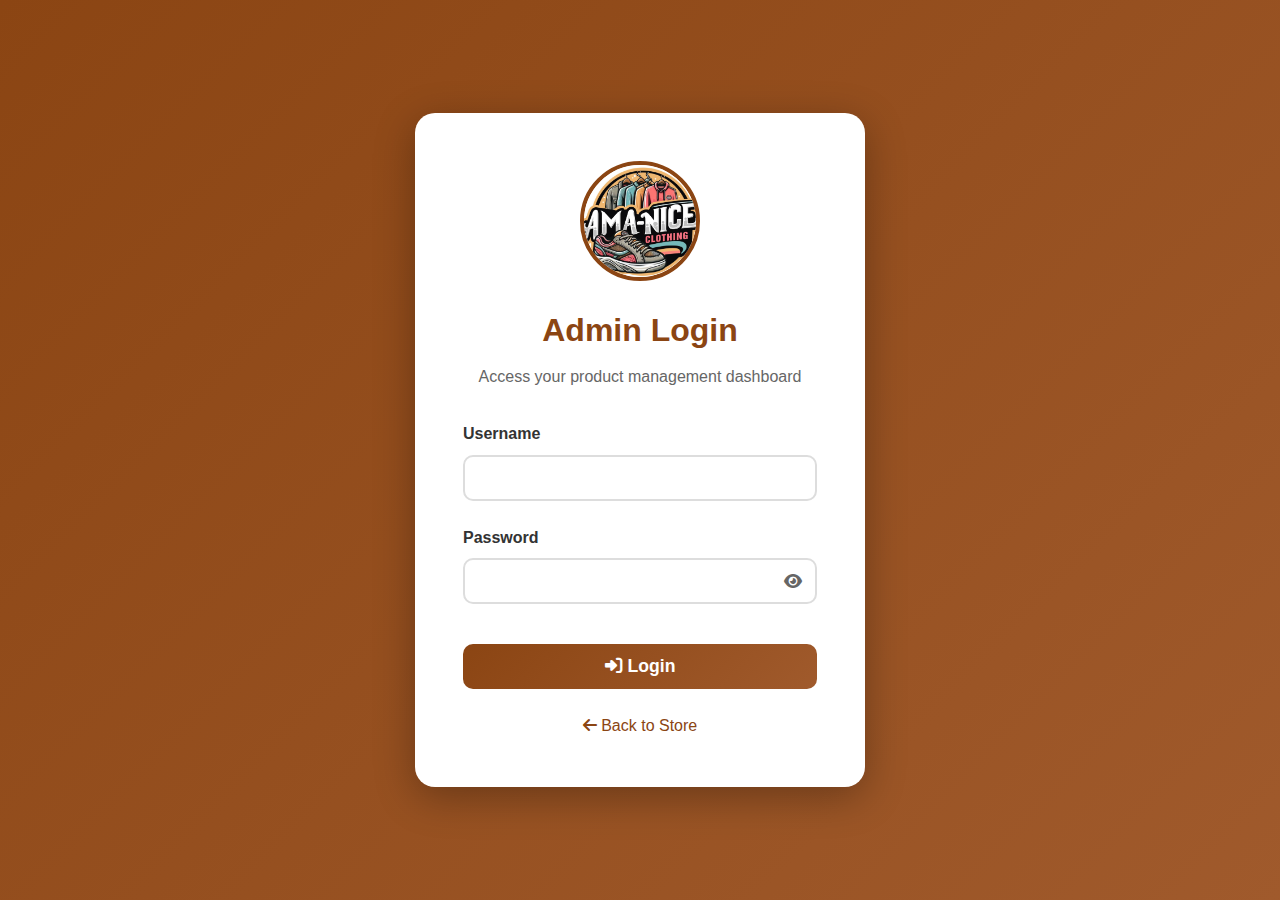
<file: admin.html>
<!DOCTYPE html>
<html lang="en">
<head>
    <meta charset="UTF-8">
    <meta name="viewport" content="width=device-width, initial-scale=1.0">
    <title>Admin Dashboard - AMA-NICE CLOTHING</title>
    <link rel="icon" type="image/x-icon" href="/favicon.ico">
    <link rel="icon" type="image/png" sizes="16x16" href="/favicon-16x16.png">
    <link rel="icon" type="image/png" sizes="32x32" href="/favicon-32x32.png">
    <link rel="apple-touch-icon" sizes="180x180" href="/apple-touch-icon.png">
    <link rel="manifest" href="/site.webmanifest">
    <link rel="stylesheet" href="https://cdnjs.cloudflare.com/ajax/libs/font-awesome/6.4.0/css/all.min.css">
    <link rel="stylesheet" href="css/style.css">
    <style>
        * {
            margin: 0;
            padding: 0;
            box-sizing: border-box;
        }

        :root {
            --accent: #8B4513;
            --accent-dark: #a05a2c;
            --white: #FFFFFF;
            --cream: #FFF8F0;
            --dark: #333333;
            --silver: #C0C0C0;
            --shadow: 0 4px 12px rgba(0,0,0,0.1);
            --radius: 12px;
        }

        body {
            font-family: 'Segoe UI', Tahoma, Geneva, Verdana, sans-serif;
            background-color: var(--cream);
            color: var(--dark);
            line-height: 1.6;
        }

        .admin-header {
            background: linear-gradient(135deg, var(--white) 0%, var(--silver) 100%);
            padding: 1rem 2rem;
            box-shadow: var(--shadow);
            display: flex;
            justify-content: space-between;
            align-items: center;
            position: sticky;
            top: 0;
            z-index: 100;
            flex-wrap: wrap;
            gap: 1rem;
        }

        .admin-header h1 {
            color: var(--accent);
            font-size: 1.5rem;
            margin: 0;
            flex: 1;
            min-width: 0;
            overflow: hidden;
            text-overflow: ellipsis;
            white-space: nowrap;
        }

        .header-actions {
            display: flex;
            gap: 0.75rem;
            align-items: center;
            flex-wrap: wrap;
        }

        .btn {
            padding: 0.5rem 1rem;
            border: none;
            border-radius: var(--radius);
            cursor: pointer;
            font-weight: bold;
            transition: transform 0.3s;
            text-decoration: none;
            display: inline-block;
        }

        .btn:hover {
            transform: translateY(-2px);
        }

        .btn-primary {
            background: var(--accent);
            color: white;
        }

        .btn-secondary {
            background: var(--silver);
            color: var(--dark);
        }

        .btn-danger {
            background: #ff4444;
            color: white;
        }

        .container {
            max-width: 1400px;
            margin: 0 auto;
            padding: 2rem;
        }

        @media (max-width: 768px) {
            .container {
                padding: 1rem;
            }
        }

        .admin-grid {
            display: grid;
            grid-template-columns: 1fr 2fr;
            gap: 2rem;
            margin-bottom: 2rem;
        }

        @media (max-width: 1024px) {
            .admin-grid {
                grid-template-columns: 1fr;
            }
        }

        .form-section, .products-section {
            background: var(--white);
            padding: 2rem;
            border-radius: var(--radius);
            box-shadow: var(--shadow);
        }

        .section-title {
            color: var(--accent);
            margin-bottom: 1.5rem;
            font-size: 1.5rem;
            border-bottom: 2px solid var(--accent);
            padding-bottom: 0.5rem;
        }

        .form-group {
            margin-bottom: 1.5rem;
        }

        .form-group label {
            display: block;
            margin-bottom: 0.5rem;
            color: var(--dark);
            font-weight: 600;
        }

        .form-group input,
        .form-group select,
        .form-group textarea {
            width: 100%;
            padding: 0.75rem;
            border: 2px solid var(--silver);
            border-radius: var(--radius);
            font-size: 1rem;
        }

        .form-group input:focus,
        .form-group select:focus,
        .form-group textarea:focus {
            outline: none;
            border-color: var(--accent);
        }

        .form-group small {
            color: #666;
            font-size: 0.9rem;
        }

        .image-preview-container {
            position: relative;
            display: inline-block;
            margin-top: 1rem;
            width: 100%;
        }

        .image-preview {
            max-width: 100%;
            max-height: 300px;
            border-radius: var(--radius);
            border: 2px dashed var(--silver);
            display: none;
            width: 100%;
            height: auto;
            object-fit: contain;
        }

        .image-preview.show {
            display: block;
        }

        .image-preview-remove {
            position: absolute;
            top: 10px;
            right: 10px;
            background: rgba(255, 68, 68, 0.9);
            color: white;
            border: none;
            border-radius: 50%;
            width: 36px;
            height: 36px;
            font-size: 1.2rem;
            cursor: pointer;
            display: none;
            align-items: center;
            justify-content: center;
            box-shadow: 0 2px 8px rgba(0,0,0,0.3);
            transition: all 0.3s ease;
            z-index: 10;
        }

        .image-preview-remove:hover {
            background: rgba(255, 68, 68, 1);
            transform: scale(1.1);
        }

        .image-preview-remove:active {
            transform: scale(0.95);
        }

        .image-preview.show ~ .image-preview-remove,
        .image-preview-container:has(.image-preview.show) .image-preview-remove {
            display: flex;
        }

        .stock-management {
            display: grid;
            grid-template-columns: 1fr 1fr;
            gap: 1rem;
            margin-top: 1rem;
        }

        .stock-item {
            display: flex;
            justify-content: space-between;
            align-items: center;
            padding: 1rem 1.25rem;
            background: linear-gradient(135deg, var(--cream) 0%, #ffffff 100%);
            border-radius: var(--radius);
            margin-bottom: 0.75rem;
            border: 2px solid var(--silver);
            box-shadow: 0 2px 8px rgba(0,0,0,0.08);
            transition: all 0.3s ease;
        }

        .stock-item:hover {
            transform: translateY(-2px);
            box-shadow: 0 4px 12px rgba(0,0,0,0.12);
            border-color: var(--accent);
        }

        .stock-item span {
            font-weight: 600;
            color: var(--dark);
            font-size: 1rem;
            display: flex;
            align-items: center;
            gap: 0.5rem;
        }

        .stock-item span::before {
            content: '📦';
            font-size: 1.2rem;
        }

        .stock-controls {
            display: flex;
            gap: 0.75rem;
            align-items: center;
            flex-shrink: 0;
            min-width: fit-content;
        }

        .stock-controls button {
            padding: 0.75rem 1.25rem;
            border: none;
            border-radius: 10px;
            cursor: pointer;
            font-weight: bold;
            font-size: 1.5rem;
            min-width: 50px;
            width: 50px;
            height: 50px;
            display: flex;
            align-items: center;
            justify-content: center;
            transition: all 0.2s ease;
            box-shadow: 0 2px 8px rgba(0,0,0,0.2);
            touch-action: manipulation;
            flex-shrink: 0;
            position: relative;
        }

        .stock-controls button:hover {
            transform: scale(1.05);
            box-shadow: 0 4px 10px rgba(0,0,0,0.25);
        }

        .stock-controls button:active {
            transform: scale(0.98);
            box-shadow: 0 1px 4px rgba(0,0,0,0.2);
        }

        .stock-controls button:disabled {
            opacity: 0.6;
            cursor: not-allowed;
            transform: none;
        }

        .stock-controls .btn-increment {
            background: linear-gradient(135deg, #25A525 0%, #1d7a1d 100%);
            color: white;
        }

        .stock-controls .btn-increment:hover {
            background: linear-gradient(135deg, #1d7a1d 0%, #25A525 100%);
        }

        .stock-controls .btn-decrement {
            background: linear-gradient(135deg, #ff4444 0%, #cc0000 100%);
            color: white;
        }

        .stock-controls .btn-decrement:hover {
            background: linear-gradient(135deg, #cc0000 0%, #ff4444 100%);
        }

        .products-list {
            max-height: 600px;
            overflow-y: auto;
        }

        .product-item {
            background: var(--cream);
            padding: 1rem;
            border-radius: var(--radius);
            margin-bottom: 1rem;
            border-left: 4px solid var(--accent);
            position: relative;
            transition: transform 0.2s ease, box-shadow 0.2s ease;
        }

        .product-item-number {
            position: absolute;
            top: 0.5rem;
            left: 0.5rem;
            background: var(--accent);
            color: white;
            width: 28px;
            height: 28px;
            border-radius: 50%;
            display: flex;
            align-items: center;
            justify-content: center;
            font-weight: bold;
            font-size: 0.85rem;
            z-index: 1;
            box-shadow: 0 2px 4px rgba(0,0,0,0.2);
        }

        .stock-quantity-display {
            font-weight: 600;
            transition: color 0.3s ease;
        }

        .shoe-stock-quantity {
            font-weight: 600;
            transition: color 0.3s ease;
        }

        .product-item-header {
            display: flex;
            justify-content: space-between;
            align-items: start;
            margin-bottom: 1rem;
        }

        .product-item-info {
            flex: 1;
        }

        .product-item-image {
            width: 100px;
            height: 100px;
            object-fit: cover;
            border-radius: var(--radius);
            margin-right: 1rem;
        }

        .product-item-actions {
            display: flex;
            gap: 0.5rem;
        }

        .product-item-actions button {
            padding: 0.5rem;
            border: none;
            border-radius: 5px;
            cursor: pointer;
            font-size: 0.9rem;
        }

        .btn-edit {
            background: #4285F4;
            color: white;
        }

        .btn-delete {
            background: #ff4444;
            color: white;
        }

        .modal {
            display: none;
            position: fixed;
            top: 0;
            left: 0;
            width: 100%;
            height: 100%;
            background: rgba(0,0,0,0.7);
            z-index: 1000;
            justify-content: center;
            align-items: center;
        }

        .modal.active {
            display: flex;
        }

        .modal-content {
            background: white;
            padding: 2rem;
            border-radius: var(--radius);
            max-width: 600px;
            width: 90%;
            max-height: 90vh;
            overflow-y: auto;
        }

        .modal-header {
            display: flex;
            justify-content: space-between;
            align-items: center;
            margin-bottom: 1.5rem;
        }

        .modal-header h3 {
            color: var(--accent);
        }

        .close-modal {
            background: none;
            border: none;
            font-size: 1.5rem;
            cursor: pointer;
            color: var(--dark);
        }

        .stock-list {
            margin-top: 1rem;
        }

        .stock-entry {
            display: flex;
            justify-content: space-between;
            align-items: center;
            padding: 1rem 1.25rem;
            background: linear-gradient(135deg, #ffffff 0%, var(--cream) 100%);
            border-radius: var(--radius);
            margin-bottom: 0.75rem;
            border: 2px solid var(--silver);
            box-shadow: 0 2px 8px rgba(0,0,0,0.08);
            transition: all 0.3s ease;
        }

        .stock-entry:hover {
            transform: translateY(-2px);
            box-shadow: 0 4px 12px rgba(0,0,0,0.12);
            border-color: var(--accent);
        }

        .stock-entry span {
            font-weight: 600;
            color: var(--dark);
            font-size: 0.95rem;
        }

        .alert {
            padding: 1rem;
            border-radius: var(--radius);
            margin-bottom: 1rem;
            display: none;
        }

        .alert.show {
            display: block;
        }

        .alert-success {
            background: #d4edda;
            color: #155724;
            border: 1px solid #c3e6cb;
        }

        .alert-error {
            background: #f8d7da;
            color: #721c24;
            border: 1px solid #f5c6cb;
        }

        .shoes-brand-section {
            margin-top: 1rem;
            padding: 1rem;
            background: var(--cream);
            border-radius: var(--radius);
            display: none;
        }

        .shoes-brand-section.show {
            display: block;
        }

        .brand-stock-item {
            display: flex;
            justify-content: space-between;
            align-items: center;
            padding: 1rem 1.25rem;
            background: linear-gradient(135deg, #ffffff 0%, var(--cream) 100%);
            border-radius: var(--radius);
            margin-bottom: 0.75rem;
            border: 2px solid var(--silver);
            box-shadow: 0 2px 8px rgba(0,0,0,0.08);
            transition: all 0.3s ease;
        }

        .brand-stock-item:hover {
            transform: translateY(-2px);
            box-shadow: 0 4px 12px rgba(0,0,0,0.12);
            border-color: var(--accent);
        }

        .brand-stock-item span {
            font-weight: 600;
            color: var(--dark);
            font-size: 0.95rem;
        }

        .filter-section {
            background: var(--cream);
            padding: 1.5rem;
            border-radius: var(--radius);
            box-shadow: var(--shadow);
        }

        .filter-section label {
            font-size: 0.9rem;
            margin-bottom: 0.25rem;
        }

        .filter-section input[type="checkbox"] {
            width: auto;
            margin: 0;
            cursor: pointer;
        }

        .filter-section input[type="text"] {
            width: 100%;
            padding: 0.75rem;
            font-size: 1rem;
            border: 2px solid var(--silver);
            border-radius: var(--radius);
        }

        .filter-section input[type="text"]:focus {
            outline: none;
            border-color: var(--accent);
        }

        .product-count-display {
            color: var(--accent);
            font-weight: 700;
            font-size: 1.1rem;
            padding: 0.75rem 1rem;
            background: linear-gradient(135deg, var(--cream) 0%, #ffffff 100%);
            border-radius: var(--radius);
            border: 2px solid var(--accent);
            display: inline-flex;
            align-items: center;
            gap: 0.5rem;
            box-shadow: 0 2px 6px rgba(139, 69, 19, 0.15);
        }

        .product-count-display::before {
            content: '📊';
            font-size: 1.2rem;
        }

        .stock-count-display {
            color: var(--accent);
            font-weight: 700;
            font-size: 1.1rem;
            padding: 0.75rem 1rem;
            background: linear-gradient(135deg, var(--cream) 0%, #ffffff 100%);
            border-radius: var(--radius);
            border: 2px solid var(--accent);
            display: inline-flex;
            align-items: center;
            gap: 0.5rem;
            box-shadow: 0 2px 6px rgba(139, 69, 19, 0.15);
        }

        .stock-count-display::before {
            content: '📦';
            font-size: 1.2rem;
        }

        /* Upload Progress Styles */
        .upload-progress-container {
            display: none;
            margin-top: 1.5rem;
            padding: 1.5rem;
            background: linear-gradient(135deg, var(--cream) 0%, #ffffff 100%);
            border-radius: var(--radius);
            border: 2px solid var(--accent);
            box-shadow: 0 4px 12px rgba(139, 69, 19, 0.2);
        }

        .upload-progress-container.active {
            display: block;
            animation: slideDown 0.3s ease-out;
        }

        @keyframes slideDown {
            from {
                opacity: 0;
                transform: translateY(-10px);
            }
            to {
                opacity: 1;
                transform: translateY(0);
            }
        }

        .upload-progress-header {
            display: flex;
            justify-content: space-between;
            align-items: center;
            margin-bottom: 1rem;
        }

        .upload-progress-header h4 {
            color: var(--accent);
            font-size: 1.1rem;
            display: flex;
            align-items: center;
            gap: 0.5rem;
        }

        .upload-progress-header h4 i {
            animation: spin 1s linear infinite;
        }

        .upload-progress-bar-wrapper {
            width: 100%;
            height: 24px;
            background: var(--silver);
            border-radius: 12px;
            overflow: hidden;
            position: relative;
            box-shadow: inset 0 2px 4px rgba(0,0,0,0.1);
            margin-bottom: 0.75rem;
        }

        .upload-progress-bar {
            height: 100%;
            background: linear-gradient(90deg, var(--accent) 0%, var(--accent-dark) 50%, var(--accent) 100%);
            background-size: 200% 100%;
            border-radius: 12px;
            transition: width 0.3s ease;
            position: relative;
            animation: progressShine 2s linear infinite;
            box-shadow: 0 2px 8px rgba(139, 69, 19, 0.4);
        }

        @keyframes progressShine {
            0% {
                background-position: 200% 0;
            }
            100% {
                background-position: -200% 0;
            }
        }

        .upload-progress-bar::after {
            content: '';
            position: absolute;
            top: 0;
            left: 0;
            right: 0;
            bottom: 0;
            background: linear-gradient(90deg, transparent, rgba(255,255,255,0.3), transparent);
            animation: shimmer 1.5s infinite;
        }

        @keyframes shimmer {
            0% {
                transform: translateX(-100%);
            }
            100% {
                transform: translateX(100%);
            }
        }

        .upload-progress-percentage {
            text-align: center;
            font-size: 1.5rem;
            font-weight: 700;
            color: var(--accent);
            margin-bottom: 0.5rem;
            text-shadow: 0 2px 4px rgba(0,0,0,0.1);
        }

        .upload-progress-status {
            text-align: center;
            color: var(--dark);
            font-size: 0.9rem;
            font-weight: 600;
        }

        .upload-progress-status i {
            margin-right: 0.5rem;
        }

        .upload-progress-status.uploading {
            color: var(--accent);
        }

        .upload-progress-status.saving {
            color: #4285F4;
        }

        .upload-progress-status.complete {
            color: #25A525;
        }

        /* Loading Overlay */
        .upload-loading-overlay {
            display: none;
            position: fixed;
            top: 0;
            left: 0;
            width: 100%;
            height: 100%;
            background: rgba(0,0,0,0.7);
            z-index: 2000;
            justify-content: center;
            align-items: center;
            backdrop-filter: blur(4px);
        }

        .upload-loading-overlay.active {
            display: flex;
        }

        .upload-loading-content {
            background: white;
            padding: 2.5rem;
            border-radius: var(--radius-lg);
            box-shadow: 0 8px 32px rgba(0,0,0,0.3);
            text-align: center;
            max-width: 400px;
            width: 90%;
        }

        .upload-loading-spinner {
            width: 60px;
            height: 60px;
            border: 5px solid var(--silver);
            border-top: 5px solid var(--accent);
            border-radius: 50%;
            animation: spin 1s linear infinite;
            margin: 0 auto 1.5rem;
        }

        .upload-loading-content h3 {
            color: var(--accent);
            margin-bottom: 1rem;
            font-size: 1.3rem;
        }

        .upload-loading-content p {
            color: var(--dark);
            font-size: 1rem;
            margin-bottom: 0.5rem;
        }

        .upload-loading-percentage {
            font-size: 2rem;
            font-weight: 700;
            color: var(--accent);
            margin: 1rem 0;
        }

        @media (max-width: 768px) {
            .admin-header {
                padding: 0.75rem 1rem;
            }

            .admin-header h1 {
                font-size: 1.2rem;
                flex-basis: 100%;
                text-align: center;
            }

            .header-actions {
                width: 100%;
                justify-content: center;
                gap: 0.5rem;
            }

            .header-actions .btn {
                padding: 0.625rem 1rem;
                font-size: 0.9rem;
                flex: 1;
                min-width: 120px;
                max-width: 200px;
            }

            .tab-buttons-container button {
                min-width: 100% !important;
                width: 100% !important;
            }

            .filter-section > div:first-child {
                grid-template-columns: 1fr !important;
            }

            .filter-section > div:last-child {
                flex-direction: column;
                gap: 1rem;
                align-items: flex-start !important;
            }

            .stock-management {
                grid-template-columns: 1fr;
            }

            .stock-controls button {
                min-width: 56px;
                width: 56px;
                height: 56px;
                font-size: 1.75rem;
                padding: 0.875rem 1.5rem;
            }

            .search-input {
                width: 100% !important;
                min-width: 0 !important;
            }

            .search-btn-text {
                display: inline;
            }

            .stock-item {
                padding: 1rem;
                flex-direction: column;
                gap: 1rem;
                align-items: stretch;
            }

            .stock-item span {
                text-align: center;
            }

            .stock-controls {
                justify-content: center;
                width: 100%;
            }

            .stock-entry {
                flex-direction: column;
                gap: 1rem;
                padding: 1rem;
            }

            .stock-entry .stock-controls {
                justify-content: center;
            }

            .brand-stock-item {
                flex-direction: column;
                gap: 1rem;
                padding: 1rem;
            }

            .brand-stock-item button {
                width: 100%;
            }

            .upload-progress-container {
                padding: 1rem;
            }

            .upload-progress-percentage {
                font-size: 1.25rem;
            }

            .form-section, .products-section {
                padding: 1.5rem;
            }

            .section-title {
                font-size: 1.25rem;
            }

            .btn {
                padding: 0.875rem 1.25rem;
                font-size: 1rem;
                min-height: 48px;
            }

            .product-item {
                padding: 1rem;
            }

            .product-item-header {
                flex-direction: column;
                gap: 1rem;
            }

            .product-item-image {
                width: 100%;
                height: auto;
                max-height: 200px;
                margin-right: 0;
            }

            .product-item-actions {
                width: 100%;
                justify-content: stretch;
            }

            .product-item-actions button {
                flex: 1;
                padding: 0.75rem;
                font-size: 0.9rem;
            }

            .modal-content {
                padding: 1.5rem;
                width: 95%;
                margin: 1rem;
            }

            .image-preview-remove {
                width: 40px;
                height: 40px;
                font-size: 1.3rem;
                top: 5px;
                right: 5px;
            }

            .search-input {
                width: 100% !important;
                min-width: 0 !important;
                padding: 0.75rem !important;
                font-size: 1rem !important;
            }

            .search-btn {
                min-width: auto !important;
                padding: 0.75rem 1rem !important;
            }

            .search-btn-text {
                display: none;
            }

            .product-count-display {
                font-size: 0.95rem;
                padding: 0.625rem 0.875rem;
                width: 100%;
                justify-content: center;
                text-align: center;
            }

            .stock-count-display {
                font-size: 0.95rem;
                padding: 0.625rem 0.875rem;
                width: 100%;
                justify-content: center;
                text-align: center;
            }
        }

        @media (max-width: 480px) {
            .admin-header h1 {
                font-size: 1rem;
            }

            .header-actions .btn {
                font-size: 0.85rem;
                padding: 0.5rem 0.75rem;
            }

            .container {
                padding: 0.75rem;
            }

            .form-section, .products-section {
                padding: 1rem;
            }

            .stock-controls button {
                min-width: 60px;
                width: 60px;
                height: 60px;
                font-size: 2rem;
            }

            .search-btn-text {
                display: none;
            }

            .product-count-display {
                font-size: 0.9rem;
                padding: 0.5rem 0.75rem;
            }

            .stock-count-display {
                font-size: 0.9rem;
                padding: 0.5rem 0.75rem;
            }

            .btn {
                padding: 1rem 1.5rem;
                font-size: 1.1rem;
                min-height: 52px;
            }

            /* Tab buttons mobile optimization */
            .tab-buttons-container {
                flex-direction: column !important;
            }

            .tab-buttons-container button {
                width: 100% !important;
                min-width: 100% !important;
                margin-bottom: 0.5rem;
            }
        }
    </style>
</head>
<body>
    <!-- Check if logged in -->
    <script>
        if (sessionStorage.getItem('adminLoggedIn') !== 'true') {
            window.location.href = 'login.html';
        }
    </script>

    <div class="admin-header">
        <h1><i class="fas fa-user-shield"></i> Admin Dashboard</h1>
        <div class="header-actions">
            <a href="index.html" class="btn btn-secondary">
                <i class="fas fa-store"></i> Back to Store
            </a>
            <button class="btn btn-danger" onclick="logout()">
                <i class="fas fa-sign-out-alt"></i> Logout
            </button>
        </div>
    </div>

    <div class="container">
        <div id="alertContainer"></div>

        <!-- Tabs for different product types -->
        <div style="margin-bottom: 2rem; background: white; padding: 1rem; border-radius: var(--radius); box-shadow: var(--shadow);">
            <div class="tab-buttons-container" style="display: flex; gap: 1rem; flex-wrap: wrap;">
                <button class="btn btn-primary" id="tabRegular" onclick="switchTab('regular')" style="flex: 1; min-width: 150px;">
                    <i class="fas fa-tshirt"></i> Regular Products
                </button>
                <button class="btn btn-secondary" id="tabSneakers" onclick="switchTab('sneakers')" style="flex: 1; min-width: 150px;">
                    <i class="fas fa-shoe-prints"></i> Add Sneakers
                </button>
                <button class="btn btn-secondary" id="tabKidsPacks" onclick="switchTab('kidspacks')" style="flex: 1; min-width: 150px;">
                    <i class="fas fa-gift"></i> Add Kids Packs
                </button>
                <button class="btn btn-secondary" id="tabRecentlyAdded" onclick="switchTab('recently-added')" style="flex: 1; min-width: 150px;">
                    <i class="fas fa-clock"></i> Recently Added
                </button>
            </div>
        </div>

        <div class="admin-grid">
            <!-- Add Product Form - Regular Products -->
            <div class="form-section" id="regularProductForm">
                <h2 class="section-title">Add New Product</h2>
                <form id="productForm">
                    <div class="form-group">
                        <label for="productImage">Product Image *</label>
                        <input type="file" id="productImage" accept="image/*" required>
                        <small>Upload a photo of your product</small>
                        <div class="image-preview-container">
                        <img id="imagePreview" class="image-preview" alt="Preview">
                            <button type="button" class="image-preview-remove" onclick="removeImagePreview('imagePreview', 'productImage')" title="Remove image">
                                <i class="fas fa-times"></i>
                            </button>
                        </div>
                    </div>

                    <div class="form-group" style="background: var(--cream); padding: 1.5rem; border-radius: var(--radius); border: 2px solid var(--accent);">
                        <label for="productCategory" style="font-size: 1.1rem; font-weight: 700; color: var(--accent); display: block; margin-bottom: 0.75rem;">
                            <i class="fas fa-tags"></i> Select Product Category *
                        </label>
                        <select id="productCategory" required style="font-size: 1.1rem; padding: 1rem; font-weight: 600; border: 2px solid var(--accent); background: var(--white);">
                            <option value="">⚠️ Please Select a Category</option>
                            <option value="men">👕 Men's Collection</option>
                            <option value="women">👚 Women's Collection</option>
                            <option value="kids">👶 Kids Collection</option>
                        </select>
                        <small style="display: block; margin-top: 0.5rem; color: var(--dark-silver); font-weight: 600;">
                            <i class="fas fa-info-circle"></i> This determines which section the product appears in on the store page
                        </small>
                    </div>

                    <div class="form-group">
                        <label for="productName">Product Name *</label>
                        <input type="text" id="productName" placeholder="e.g., Classic Blue Jeans, Red Hoodie" required>
                        <small>The specific name of this product (e.g., 'Classic Blue Jeans' instead of just 'Jeans')</small>
                    </div>

                    <div class="form-group" style="background: var(--cream); padding: 1.5rem; border-radius: var(--radius); border: 2px solid var(--accent);">
                        <label for="productType" style="font-size: 1.1rem; font-weight: 700; color: var(--accent); display: block; margin-bottom: 0.75rem;">
                            <i class="fas fa-tag"></i> Product Type *
                        </label>
                        <select id="productType" required style="font-size: 1.1rem; padding: 1rem; font-weight: 600; border: 2px solid var(--accent); background: var(--white); width: 100%;">
                            <option value="">Select Product Type</option>
                            <option value="Blouses">Blouses</option>
                            <option value="Bras">Bras</option>
                            <option value="Cargo Shorts">Cargo Shorts</option>
                            <option value="Chinos">Chinos</option>
                            <option value="Dresses">Dresses</option>
                            <option value="Formal Shirts">Formal Shirts</option>
                            <option value="Formal Shoes">Formal Shoes</option>
                            <option value="Formal Trousers">Formal Trousers</option>
                            <option value="Gym Tights">Gym Tights</option>
                            <option value="Hoodies">Hoodies</option>
                            <option value="Jackets">Jackets</option>
                            <option value="Jean Jackets">Jean Jackets</option>
                            <option value="Jeans">Jeans</option>
                            <option value="Jerseys">Jerseys</option>
                            <option value="Normal Jackets">Normal Jackets</option>
                            <option value="Sandals">Sandals</option>
                            <option value="Shorts">Shorts</option>
                            <option value="Skirts">Skirts</option>
                            <option value="Socks">Socks</option>
                            <option value="Sport Jerseys">Sport Jerseys</option>
                            <option value="Swimming Shorts">Swimming Shorts</option>
                            <option value="T-shirts">T-shirts</option>
                            <option value="Trackpants">Trackpants</option>
                            <option value="Tracksuits">Tracksuits</option>
                            <option value="All Tight Types">All Tight Types</option>
                            <option value="Nightwear (Gowns & Bonnets)">Nightwear (Gowns & Bonnets)</option>
                            <option value="Other">Other (Custom Type)</option>
                        </select>
                        <small style="display: block; margin-top: 0.5rem; color: var(--dark-silver); font-weight: 600;">
                            <i class="fas fa-info-circle"></i> Select an existing type to group with similar products, or type a new one below.
                        </small>
                        <input type="text" id="productTypeCustom" placeholder="Or enter a custom product type..." style="font-size: 1rem; padding: 0.75rem; margin-top: 0.5rem; border: 1px solid var(--silver); width: 100%; display: none;">
                    </div>

                    <div class="form-group">
                        <label for="productGender">Gender</label>
                        <select id="productGender">
                            <option value="unisex">Unisex</option>
                            <option value="male">Male</option>
                            <option value="female">Female</option>
                        </select>
                        <small>For clothing items (auto-set for shoes)</small>
                    </div>

                    <div class="form-group">
                        <label for="productSize">Size</label>
                        <input type="text" id="productSize" placeholder="e.g., M, L, XL or 8, 9, 10">
                        <small>Leave empty if multiple sizes available</small>
                    </div>

                    <div class="form-group">
                        <label for="productPrice">Price (R) *</label>
                        <input type="number" id="productPrice" step="0.01" min="0" required>
                    </div>

                    <div class="form-group">
                        <label for="productDescription">Description</label>
                        <textarea id="productDescription" rows="3" placeholder="Optional product description"></textarea>
                    </div>

                    <!-- Shoes Brand Section (only for shoes) -->
                    <div id="shoesBrandSection" class="shoes-brand-section">
                        <label><strong>Shoe Brand *</strong></label>
                        <input type="text" id="shoeBrand" placeholder="e.g., Nike, Adidas, Puma">
                        <small>For shoes: specify the brand name</small>
                        
                        <div class="stock-management" style="margin-top: 1rem;">
                            <div>
                                <label>Size</label>
                                <input type="text" id="shoeSize" placeholder="e.g., 8">
                            </div>
                            <div>
                                <label>Stock Quantity</label>
                                <input type="number" id="shoeStockQty" min="0" value="1">
                            </div>
                            <div style="display: flex; align-items: end;">
                                <button type="button" class="btn btn-primary" onclick="addShoeSize()">
                                    <i class="fas fa-plus"></i> Add Size
                                </button>
                            </div>
                        </div>
                        
                        <div id="shoeSizesList" class="stock-list"></div>
                    </div>

                    <!-- Regular Stock Management -->
                    <div id="regularStockSection">
                        <div class="form-group">
                            <label for="stockQuantity">Stock Quantity *</label>
                            <input type="number" id="stockQuantity" min="0" value="1" required>
                        </div>

                        <div class="form-group">
                            <label for="stockNumber">Stock/Item Number</label>
                            <input type="text" id="stockNumber" placeholder="Optional: SKU or item number">
                        </div>
                    </div>

                    <button type="submit" class="btn btn-primary" style="width: 100%; padding: 1rem;">
                        <i class="fas fa-plus-circle"></i> Add Product
                    </button>
                    
                    <!-- Upload Progress Container -->
                    <div id="regularUploadProgress" class="upload-progress-container">
                        <div class="upload-progress-header">
                            <h4><i class="fas fa-cloud-upload-alt"></i> Uploading Image</h4>
                        </div>
                        <div class="upload-progress-percentage" id="regularUploadPercentage">0%</div>
                        <div class="upload-progress-bar-wrapper">
                            <div class="upload-progress-bar" id="regularUploadBar" style="width: 0%;"></div>
                        </div>
                        <div class="upload-progress-status uploading" id="regularUploadStatus">
                            <i class="fas fa-spinner fa-spin"></i> Preparing image for upload...
                        </div>
                    </div>
                </form>
            </div>

            <!-- Add Sneakers Form -->
            <div class="form-section" id="sneakersProductForm" style="display: none;">
                <h2 class="section-title">Add Sneakers</h2>
                <form id="sneakersForm">
                    <div class="form-group">
                        <label for="sneakerImage">Sneaker Image *</label>
                        <input type="file" id="sneakerImage" accept="image/*" required>
                        <small>Upload a photo of the sneakers</small>
                        <div class="image-preview-container">
                        <img id="sneakerImagePreview" class="image-preview" alt="Preview">
                            <button type="button" class="image-preview-remove" onclick="removeImagePreview('sneakerImagePreview', 'sneakerImage')" title="Remove image">
                                <i class="fas fa-times"></i>
                            </button>
                        </div>
                    </div>

                    <div class="form-group" style="background: var(--cream); padding: 1.5rem; border-radius: var(--radius); border: 2px solid var(--accent);">
                        <label for="sneakerCategory" style="font-size: 1.1rem; font-weight: 700; color: var(--accent); display: block; margin-bottom: 0.75rem;">
                            <i class="fas fa-tags"></i> Select Category *
                        </label>
                        <select id="sneakerCategory" required style="font-size: 1.1rem; padding: 1rem; font-weight: 600; border: 2px solid var(--accent); background: var(--white);">
                            <option value="">⚠️ Please Select a Category</option>
                            <option value="men">👕 Men's Sneakers</option>
                            <option value="women">👚 Women's Sneakers</option>
                        </select>
                        <small style="display: block; margin-top: 0.5rem; color: var(--dark-silver); font-weight: 600;">
                            <i class="fas fa-info-circle"></i> This determines which section the sneakers appear in on the store page
                        </small>
                    </div>

                    <div class="form-group">
                        <label for="sneakerBrand">Brand *</label>
                        <input type="text" id="sneakerBrand" placeholder="e.g., Nike, Adidas, Puma" required>
                    </div>

                    <div class="form-group">
                        <label for="sneakerType">Sneaker Type/Name *</label>
                        <input type="text" id="sneakerType" placeholder="e.g., Air Max, Ultraboost" required>
                    </div>

                    <div class="form-group">
                        <label for="sneakerPrice">Price (R) *</label>
                        <input type="number" id="sneakerPrice" step="0.01" min="0" required>
                    </div>

                    <div class="form-group">
                        <label for="sneakerDescription">Description</label>
                        <textarea id="sneakerDescription" rows="3" placeholder="Optional description"></textarea>
                    </div>

                    <div class="form-group">
                        <label>Shoe Sizes with Stock *</label>
                        <div style="display: grid; grid-template-columns: 1fr 1fr auto; gap: 0.5rem; margin-bottom: 0.5rem;">
                            <input type="text" id="sneakerSizeInput" placeholder="Size (e.g., 8)">
                            <input type="number" id="sneakerSizeStock" placeholder="Stock" min="0" value="1">
                            <button type="button" class="btn btn-primary" onclick="addSneakerSize()">
                                <i class="fas fa-plus"></i>
                            </button>
                        </div>
                        <div id="sneakerSizesList" class="stock-list"></div>
                        <small>Add each size with stock quantity (default: 1)</small>
                    </div>

                    <div class="form-group">
                        <label for="sneakerStockNumber">Stock/Item Number</label>
                        <input type="text" id="sneakerStockNumber" placeholder="Optional: SKU or item number">
                    </div>

                    <button type="submit" class="btn btn-primary" style="width: 100%; padding: 1rem;">
                        <i class="fas fa-plus-circle"></i> Add Sneakers
                    </button>
                    
                    <!-- Upload Progress Container -->
                    <div id="sneakersUploadProgress" class="upload-progress-container">
                        <div class="upload-progress-header">
                            <h4><i class="fas fa-cloud-upload-alt"></i> Uploading Image</h4>
                        </div>
                        <div class="upload-progress-percentage" id="sneakersUploadPercentage">0%</div>
                        <div class="upload-progress-bar-wrapper">
                            <div class="upload-progress-bar" id="sneakersUploadBar" style="width: 0%;"></div>
                        </div>
                        <div class="upload-progress-status uploading" id="sneakersUploadStatus">
                            <i class="fas fa-spinner fa-spin"></i> Preparing image for upload...
                        </div>
                    </div>
                </form>
            </div>

            <!-- Add Kids Packs Form -->
            <div class="form-section" id="kidspacksProductForm" style="display: none;">
                <h2 class="section-title">Add Kids Clothing Pack</h2>
                <form id="kidspacksForm">
                    <div class="form-group">
                        <label for="packImage">Pack Image *</label>
                        <input type="file" id="packImage" accept="image/*" required>
                        <small>Upload a photo of the clothing pack</small>
                        <div class="image-preview-container">
                        <img id="packImagePreview" class="image-preview" alt="Preview">
                            <button type="button" class="image-preview-remove" onclick="removeImagePreview('packImagePreview', 'packImage')" title="Remove image">
                                <i class="fas fa-times"></i>
                            </button>
                        </div>
                    </div>

                    <div class="form-group">
                        <label for="packType">Pack Type/Name *</label>
                        <input type="text" id="packType" placeholder="e.g., Kids Clothing Pack, Summer Pack" required>
                    </div>

                    <div class="form-group" style="background: var(--cream); padding: 1.5rem; border-radius: var(--radius); border: 2px solid var(--accent);">
                        <label for="packGender" style="font-size: 1.1rem; font-weight: 700; color: var(--accent); display: block; margin-bottom: 0.75rem;">
                            <i class="fas fa-venus-mars"></i> Gender *
                        </label>
                        <select id="packGender" required style="font-size: 1.1rem; padding: 1rem; font-weight: 600; border: 2px solid var(--accent); background: var(--white); width: 100%;">
                            <option value="unisex" selected>👶 Unisex (For All Kids)</option>
                            <option value="male">👦 Boys</option>
                            <option value="female">👧 Girls</option>
                        </select>
                        <small style="display: block; margin-top: 0.5rem; color: var(--dark-silver); font-weight: 600;">
                            <i class="fas fa-info-circle"></i> Select the gender this pack is designed for
                        </small>
                    </div>

                    <div class="form-group">
                        <label for="packPrice">Price (R) *</label>
                        <input type="number" id="packPrice" step="0.01" min="0" required>
                    </div>

                    <div class="form-group">
                        <label for="packDescription">Description *</label>
                        <textarea id="packDescription" rows="3" placeholder="e.g., Complete outfits for children aged 0-14 years. Each pack contains 5-7 items." required></textarea>
                    </div>

                    <div class="form-group">
                        <label for="packSize">Size Range</label>
                        <input type="text" id="packSize" placeholder="e.g., 0-2 years, 3-5 years, etc.">
                        <small>Optional: Size range for this pack</small>
                    </div>

                    <div class="form-group">
                        <label for="packStockQuantity">Stock Quantity *</label>
                        <input type="number" id="packStockQuantity" min="0" value="1" required>
                        <small>Default: 1</small>
                    </div>

                    <div class="form-group">
                        <label for="packStockNumber">Stock/Item Number</label>
                        <input type="text" id="packStockNumber" placeholder="Optional: SKU or item number">
                    </div>

                    <button type="submit" class="btn btn-primary" style="width: 100%; padding: 1rem;">
                        <i class="fas fa-plus-circle"></i> Add Kids Pack
                    </button>
                    
                    <!-- Upload Progress Container -->
                    <div id="packsUploadProgress" class="upload-progress-container">
                        <div class="upload-progress-header">
                            <h4><i class="fas fa-cloud-upload-alt"></i> Uploading Image</h4>
                        </div>
                        <div class="upload-progress-percentage" id="packsUploadPercentage">0%</div>
                        <div class="upload-progress-bar-wrapper">
                            <div class="upload-progress-bar" id="packsUploadBar" style="width: 0%;"></div>
                        </div>
                        <div class="upload-progress-status uploading" id="packsUploadStatus">
                            <i class="fas fa-spinner fa-spin"></i> Preparing image for upload...
                        </div>
                    </div>
                </form>
            </div>

            <!-- Recently Added Page -->
            <div class="form-section" id="recentlyAddedPage" style="display: none;">
                <h2 class="section-title">
                    <i class="fas fa-clock"></i> Recently Added Products
                </h2>
                <div id="recentlyAddedList" class="products-list">
                    <!-- Recently added products will appear here -->
                </div>
            </div>

            <!-- Products List -->
            <div class="products-section">
                <h2 class="section-title">Manage Products</h2>
                
                <!-- Filter Section -->
                <div class="filter-section" style="margin-bottom: 1.5rem; background: var(--white); padding: 1.5rem; border-radius: var(--radius); box-shadow: var(--shadow);">
                    <h3 style="color: var(--accent); margin-bottom: 1rem; font-size: 1.2rem; display: flex; align-items: center; gap: 0.5rem;">
                        <i class="fas fa-filter"></i> Filter Products
                    </h3>
                    <div style="display: grid; grid-template-columns: repeat(auto-fit, minmax(200px, 1fr)); gap: 1rem; margin-bottom: 1rem;">
                        <div class="form-group" style="margin-bottom: 0;">
                            <label for="filterCategory" style="font-size: 0.9rem; font-weight: 600;">Category</label>
                            <select id="filterCategory" style="padding: 0.5rem;">
                                <option value="all">All Categories</option>
                                <option value="men">Men's Collection</option>
                                <option value="women">Women's Collection</option>
                                <option value="kids">Kids Collection</option>
                            </select>
                        </div>
                        <div class="form-group" style="margin-bottom: 0;">
                            <label for="filterType" style="font-size: 0.9rem; font-weight: 600;">Search</label>
                            <div style="display: flex; gap: 0.5rem; width: 100%;">
                                <input type="text" id="filterType" placeholder="Search products..." class="search-input" style="flex: 1; min-width: 0;">
                                <button type="button" class="btn btn-primary search-btn" onclick="applyFilters()" style="padding: 0.5rem 1rem; flex-shrink: 0;">
                                    <i class="fas fa-search"></i> <span class="search-btn-text">Search</span>
                                </button>
                            </div>
                            <small style="display: block; margin-top: 0.25rem; color: #666;">Search by product name, brand, description, or stock number</small>
                        </div>
                        <div class="form-group" style="margin-bottom: 0;">
                            <label for="filterStock" style="font-size: 0.9rem; font-weight: 600;">Stock Status</label>
                            <select id="filterStock" style="padding: 0.5rem;">
                                <option value="all">All Stock Levels</option>
                                <option value="in-stock">In Stock (10+)</option>
                                <option value="low-stock">Low Stock (1-10)</option>
                                <option value="out-of-stock">Out of Stock</option>
                            </select>
                        </div>
                        <div class="form-group" style="margin-bottom: 0;">
                            <label for="filterRecentlyAdded" style="font-size: 0.9rem; font-weight: 600;">Filter</label>
                            <select id="filterRecentlyAdded" style="padding: 0.5rem;">
                                <option value="all">All Products</option>
                                <option value="recently-added">Recently Added</option>
                            </select>
                        </div>
                        <div class="form-group" style="margin-bottom: 0; display: flex; align-items: end;">
                            <button type="button" class="btn btn-secondary" onclick="clearFilters()" style="width: 100%;">
                                <i class="fas fa-times"></i> Clear All
                            </button>
                        </div>
                    </div>
                    <div style="display: flex; justify-content: space-between; align-items: center; padding-top: 1rem; border-top: 1px solid var(--silver); flex-wrap: wrap; gap: 1rem;">
                        <div style="display: flex; gap: 1rem; flex-wrap: wrap; align-items: center;">
                            <div id="productCount" class="product-count-display"></div>
                            <div id="stockCount" class="stock-count-display"></div>
                        </div>
                        <div style="display: flex; gap: 1rem; flex-wrap: wrap;">
                            <label style="display: flex; align-items: center; gap: 0.5rem; cursor: pointer; padding: 0.5rem; background: var(--cream); border-radius: 5px;">
                                <input type="checkbox" id="showOnlyDefault" onchange="applyFilters()">
                                <span style="font-size: 0.9rem;">Default Only</span>
                            </label>
                            <label style="display: flex; align-items: center; gap: 0.5rem; cursor: pointer; padding: 0.5rem; background: var(--cream); border-radius: 5px;">
                                <input type="checkbox" id="showOnlyAdmin" onchange="applyFilters()">
                                <span style="font-size: 0.9rem;">Admin Only</span>
                            </label>
                        </div>
                    </div>
                </div>

                <div id="productsList" class="products-list">
                    <!-- Products will be loaded here -->
                </div>
            </div>
        </div>
    </div>

    <!-- Edit Product Modal -->
    <div id="editModal" class="modal">
        <div class="modal-content">
            <div class="modal-header">
                <h3>Edit Product</h3>
                <button class="close-modal" onclick="closeEditModal()">&times;</button>
            </div>
            <div id="editFormContainer">
                <!-- Edit form will be inserted here -->
            </div>
        </div>
    </div>

    <!-- Upload Loading Overlay -->
    <div id="uploadLoadingOverlay" class="upload-loading-overlay">
        <div class="upload-loading-content">
            <div class="upload-loading-spinner"></div>
            <h3>Uploading Image</h3>
            <p id="uploadLoadingText">Saving to Assets folder...</p>
            <div class="upload-loading-percentage" id="uploadLoadingPercentage">0%</div>
        </div>
    </div>

    <script src="js/uploadHandler.js"></script>
    <script src="js/productManager.js"></script>
    <script>
        // Initialize upload handler
        const uploadHandler = new UploadHandler();
    </script>
    <script>
        // Initialize ProductManager
        const productManager = new ProductManager();
        
        // Wait for default products to load
        let productsLoaded = false;
        
        async function initializeAdmin() {
            await productManager.loadDefaultProducts();
            productsLoaded = true;
            loadProducts();
        }
        
        initializeAdmin();

        let currentShoeSizes = [];
        let currentSneakerSizes = [];

        // Tab switching
        function switchTab(tab) {
            // Hide all forms and pages
            document.getElementById('regularProductForm').style.display = 'none';
            document.getElementById('sneakersProductForm').style.display = 'none';
            document.getElementById('kidspacksProductForm').style.display = 'none';
            document.getElementById('recentlyAddedPage').style.display = 'none';

            // Reset all tab buttons
            document.getElementById('tabRegular').className = 'btn btn-secondary';
            document.getElementById('tabSneakers').className = 'btn btn-secondary';
            document.getElementById('tabKidsPacks').className = 'btn btn-secondary';
            document.getElementById('tabRecentlyAdded').className = 'btn btn-secondary';

            // Show selected form/page and activate tab
            if (tab === 'regular') {
                document.getElementById('regularProductForm').style.display = 'block';
                document.getElementById('tabRegular').className = 'btn btn-primary';
            } else if (tab === 'sneakers') {
                document.getElementById('sneakersProductForm').style.display = 'block';
                document.getElementById('tabSneakers').className = 'btn btn-primary';
            } else if (tab === 'kidspacks') {
                document.getElementById('kidspacksProductForm').style.display = 'block';
                document.getElementById('tabKidsPacks').className = 'btn btn-primary';
            } else if (tab === 'recently-added') {
                document.getElementById('recentlyAddedPage').style.display = 'block';
                document.getElementById('tabRecentlyAdded').className = 'btn btn-primary';
                // Make it full width by changing grid layout
                const adminGrid = document.querySelector('.admin-grid');
                if (adminGrid) {
                    adminGrid.style.gridTemplateColumns = '1fr';
                }
                // Load recently added products when tab is opened
                displayRecentlyAdded();
            } else {
                // Reset grid layout for other tabs
                const adminGrid = document.querySelector('.admin-grid');
                if (adminGrid) {
                    adminGrid.style.gridTemplateColumns = '1fr 2fr';
                }
            }
        }

        // Sneaker image preview
        document.getElementById('sneakerImage').addEventListener('change', function(e) {
            const file = e.target.files[0];
            if (file) {
                const reader = new FileReader();
                reader.onload = function(e) {
                    const preview = document.getElementById('sneakerImagePreview');
                    preview.src = e.target.result;
                    preview.classList.add('show');
                };
                reader.readAsDataURL(file);
            }
        });

        // Pack image preview
        document.getElementById('packImage').addEventListener('change', function(e) {
            const file = e.target.files[0];
            if (file) {
                const reader = new FileReader();
                reader.onload = function(e) {
                    const preview = document.getElementById('packImagePreview');
                    preview.src = e.target.result;
                    preview.classList.add('show');
                };
                reader.readAsDataURL(file);
            }
        });

        // Add sneaker size
        function addSneakerSize() {
            const size = document.getElementById('sneakerSizeInput').value;
            const qty = parseInt(document.getElementById('sneakerSizeStock').value) || 1;

            if (!size) {
                showAlert('Please enter a size', 'error');
                return;
            }

            const brand = document.getElementById('sneakerBrand').value;
            if (!brand) {
                showAlert('Please enter brand first', 'error');
                return;
            }

            const sizeObj = { size, qty, brand };
            currentSneakerSizes.push(sizeObj);
            
            document.getElementById('sneakerSizeInput').value = '';
            document.getElementById('sneakerSizeStock').value = '1';
            
            updateSneakerSizesList();
        }

        function updateSneakerSizesList() {
            const list = document.getElementById('sneakerSizesList');
            list.innerHTML = '';
            
            currentSneakerSizes.forEach((item, index) => {
                const div = document.createElement('div');
                div.className = 'brand-stock-item';
                div.innerHTML = `
                    <span><strong>${item.brand}</strong> - Size ${item.size} (Qty: ${item.qty})</span>
                    <button type="button" class="btn btn-danger" onclick="removeSneakerSize(${index})" style="padding: 0.25rem 0.5rem; font-size: 0.8rem;">
                        <i class="fas fa-trash"></i>
                    </button>
                `;
                list.appendChild(div);
            });
        }

        function removeSneakerSize(index) {
            currentSneakerSizes.splice(index, 1);
            updateSneakerSizesList();
        }

        // Handle sneakers form submission
        document.getElementById('sneakersForm').addEventListener('submit', async function(e) {
            e.preventDefault();

            const imageInput = document.getElementById('sneakerImage');
            const file = imageInput.files[0];
            
            if (!file) {
                showAlert('Please select an image', 'error');
                return;
            }

            // Validate file type
            const allowedTypes = ['image/jpeg', 'image/jpg', 'image/png', 'image/webp'];
            const allowedExtensions = ['jpg', 'jpeg', 'png', 'webp'];
            const fileExtension = file.name.split('.').pop().toLowerCase();
            
            if (!allowedTypes.includes(file.type) && !allowedExtensions.includes(fileExtension)) {
                showAlert('Invalid file type. Only JPG, JPEG, PNG, and WEBP images are allowed.', 'error');
                return;
            }

            if (currentSneakerSizes.length === 0) {
                showAlert('Please add at least one shoe size', 'error');
                return;
            }

            // Show loading spinner and disable button
            const submitBtn = document.querySelector('#sneakersForm button[type="submit"]');
            const originalBtnText = submitBtn.innerHTML;
            submitBtn.disabled = true;
            submitBtn.innerHTML = '<i class="fas fa-spinner fa-spin"></i> Uploading...';
            
            // Show upload progress container
            const progressContainer = document.getElementById('sneakersUploadProgress');
            const progressBar = document.getElementById('sneakersUploadBar');
            const progressPercentage = document.getElementById('sneakersUploadPercentage');
            const progressStatus = document.getElementById('sneakersUploadStatus');
            
            progressContainer.classList.add('active');
            progressStatus.className = 'upload-progress-status uploading';
            progressStatus.innerHTML = '<i class="fas fa-spinner fa-spin"></i> Uploading image...';
            progressBar.style.width = '30%';
            progressPercentage.textContent = '30%';

            try {
                // Use upload handler with progress callback
                const result = await uploadHandler.upload(file, (progress, message) => {
                    progressBar.style.width = progress + '%';
                    progressPercentage.textContent = progress + '%';
                    if (message) {
                        progressStatus.innerHTML = '<i class="fas fa-spinner fa-spin"></i> ' + message;
                    }
                });

                // Upload successful
                progressBar.style.width = '100%';
                progressPercentage.textContent = '100%';
                progressStatus.className = 'upload-progress-status complete';
                progressStatus.innerHTML = '<i class="fas fa-check-circle"></i> Image uploaded successfully!';

                // Get the file path from response (already handles base64 if needed)
                const imagePath = result.path; // Either server path or full data URL
                
                // Get and validate category FIRST
                const selectedCategory = document.getElementById('sneakerCategory').value.trim().toLowerCase();
                
                if (!selectedCategory || selectedCategory === '') {
                    showAlert('Please select a category (Men\'s or Women\'s) before adding the sneakers', 'error');
                    document.getElementById('sneakerCategory').focus();
                    document.getElementById('sneakerCategory').style.borderColor = '#ff4444';
                    setTimeout(() => {
                        document.getElementById('sneakerCategory').style.borderColor = '';
                    }, 3000);
                    // Reset UI
                    progressContainer.classList.remove('active');
                    submitBtn.disabled = false;
                    submitBtn.innerHTML = originalBtnText;
                    return;
                }
                
                if (!['men', 'women'].includes(selectedCategory)) {
                    showAlert('Invalid category selected. Please choose Men\'s or Women\'s', 'error');
                    // Reset UI
                    progressContainer.classList.remove('active');
                    submitBtn.disabled = false;
                    submitBtn.innerHTML = originalBtnText;
                    return;
                }

                const productData = {
                    id: Date.now().toString(),
                    image: imagePath, // Use server path instead of base64
                    category: selectedCategory, // Use normalized lowercase category
                    type: document.getElementById('sneakerType').value,
                    gender: selectedCategory === 'men' ? 'male' : 'female',
                    size: '',
                    price: parseFloat(document.getElementById('sneakerPrice').value),
                    description: document.getElementById('sneakerDescription').value,
                    stockNumber: document.getElementById('sneakerStockNumber').value.trim() || '',
                    isShoe: true,
                    shoeBrand: document.getElementById('sneakerBrand').value,
                    shoeSizes: [...currentSneakerSizes],
                    stockQuantity: 0,
                    dateAdded: new Date().toISOString(),
                    isDefault: false
                };

                // Log the category and type being saved
                console.log('Saving sneakers:', {
                    category: selectedCategory,
                    type: productData.type,
                    brand: productData.shoeBrand,
                    id: productData.id,
                    imagePath: imagePath
                });

                await productManager.saveProduct(productData);
                
                // Trigger storage event for cross-tab sync
                window.dispatchEvent(new Event('storage'));
                // Also trigger custom event
                window.dispatchEvent(new CustomEvent('productsUpdated'));

                const categoryName = selectedCategory === 'men' ? "Men's" : "Women's";
                
                // Hide progress and reset form
                setTimeout(() => {
                    progressContainer.classList.remove('active');
                    submitBtn.disabled = false;
                    submitBtn.innerHTML = originalBtnText;
                    
                    // Reset progress bar
                    setTimeout(() => {
                        progressBar.style.width = '0%';
                        progressPercentage.textContent = '0%';
                    }, 300);
                    
                showAlert(`Sneakers added successfully to ${categoryName} Collection!`, 'success');
                loadProducts();
                resetSneakersForm();
                }, 1500);

            } catch (error) {
                // Handle upload error
                console.error('Upload error:', error);
                progressContainer.classList.remove('active');
                progressBar.style.width = '0%';
                progressPercentage.textContent = '0%';
                progressStatus.className = 'upload-progress-status';
                progressStatus.innerHTML = '<i class="fas fa-exclamation-circle"></i> Upload failed';
                submitBtn.disabled = false;
                submitBtn.innerHTML = originalBtnText;
                showAlert(`Error uploading image: ${error.message || 'Please try again.'}`, 'error');
            }
        });

        function resetSneakersForm() {
            document.getElementById('sneakersForm').reset();
            removeImagePreview('sneakerImagePreview', 'sneakerImage');
            currentSneakerSizes = [];
            document.getElementById('sneakerSizesList').innerHTML = '';
            // Hide upload progress
            const progressContainer = document.getElementById('sneakersUploadProgress');
            if (progressContainer) {
                progressContainer.classList.remove('active');
            }
            // Ensure default stock is 1
            document.getElementById('sneakerSizeStock').value = '1';
        }

        // Handle kids packs form submission
        document.getElementById('kidspacksForm').addEventListener('submit', async function(e) {
            e.preventDefault();

            const imageInput = document.getElementById('packImage');
            const file = imageInput.files[0];
            
            if (!file) {
                showAlert('Please select an image', 'error');
                return;
            }

            // Validate file type
            const allowedTypes = ['image/jpeg', 'image/jpg', 'image/png', 'image/webp'];
            const allowedExtensions = ['jpg', 'jpeg', 'png', 'webp'];
            const fileExtension = file.name.split('.').pop().toLowerCase();
            
            if (!allowedTypes.includes(file.type) && !allowedExtensions.includes(fileExtension)) {
                showAlert('Invalid file type. Only JPG, JPEG, PNG, and WEBP images are allowed.', 'error');
                return;
            }

            // Show loading spinner and disable button
            const submitBtn = document.querySelector('#kidspacksForm button[type="submit"]');
            const originalBtnText = submitBtn.innerHTML;
            submitBtn.disabled = true;
            submitBtn.innerHTML = '<i class="fas fa-spinner fa-spin"></i> Uploading...';
            
            // Show upload progress container
            const progressContainer = document.getElementById('packsUploadProgress');
            const progressBar = document.getElementById('packsUploadBar');
            const progressPercentage = document.getElementById('packsUploadPercentage');
            const progressStatus = document.getElementById('packsUploadStatus');
            
            progressContainer.classList.add('active');
            progressStatus.className = 'upload-progress-status uploading';
            progressStatus.innerHTML = '<i class="fas fa-spinner fa-spin"></i> Uploading image...';
            progressBar.style.width = '30%';
            progressPercentage.textContent = '30%';

            try {
                // Use upload handler with progress callback
                const result = await uploadHandler.upload(file, (progress, message) => {
                    progressBar.style.width = progress + '%';
                    progressPercentage.textContent = progress + '%';
                    if (message) {
                        progressStatus.innerHTML = '<i class="fas fa-spinner fa-spin"></i> ' + message;
                    }
                });

                // Upload successful
                progressBar.style.width = '100%';
                progressPercentage.textContent = '100%';
                progressStatus.className = 'upload-progress-status complete';
                progressStatus.innerHTML = '<i class="fas fa-check-circle"></i> Image uploaded successfully!';

                // Get the file path from response (already handles base64 if needed)
                const imagePath = result.path; // Either server path or full data URL
                
                // Get selected gender
                const selectedGender = document.getElementById('packGender').value || 'unisex';
                
                const productData = {
                    id: Date.now().toString(),
                    image: imagePath, // Use server path instead of base64
                    category: 'kids',
                    type: document.getElementById('packType').value,
                    gender: selectedGender,
                    size: document.getElementById('packSize').value,
                    price: parseFloat(document.getElementById('packPrice').value),
                    description: document.getElementById('packDescription').value,
                    stockNumber: document.getElementById('packStockNumber').value.trim() || '',
                    isShoe: false,
                    stockQuantity: parseInt(document.getElementById('packStockQuantity').value) || 1,
                    dateAdded: new Date().toISOString(),
                    isDefault: false
                };

                // Log the category and type being saved
                console.log('Saving kids pack:', {
                    category: 'kids',
                    type: productData.type,
                    gender: productData.gender,
                    imagePath: imagePath,
                    id: productData.id
                });

                await productManager.saveProduct(productData);
                
                // Trigger storage event for cross-tab sync
                window.dispatchEvent(new Event('storage'));
                // Also trigger custom event
                window.dispatchEvent(new CustomEvent('productsUpdated'));

                // Hide progress and reset form
                setTimeout(() => {
                    progressContainer.classList.remove('active');
                    submitBtn.disabled = false;
                    submitBtn.innerHTML = originalBtnText;
                    
                    // Reset progress bar
                    setTimeout(() => {
                        progressBar.style.width = '0%';
                        progressPercentage.textContent = '0%';
                    }, 300);

                showAlert('Kids pack added successfully to Kids Collection!', 'success');
                loadProducts();
                resetPacksForm();
                }, 1500);

            } catch (error) {
                // Handle upload error
                console.error('Upload error:', error);
                progressContainer.classList.remove('active');
                progressBar.style.width = '0%';
                progressPercentage.textContent = '0%';
                progressStatus.className = 'upload-progress-status';
                progressStatus.innerHTML = '<i class="fas fa-exclamation-circle"></i> Upload failed';
                submitBtn.disabled = false;
                submitBtn.innerHTML = originalBtnText;
                showAlert(`Error uploading image: ${error.message || 'Please try again.'}`, 'error');
            }
        });

        function resetPacksForm() {
            document.getElementById('kidspacksForm').reset();
            removeImagePreview('packImagePreview', 'packImage');
            document.getElementById('packStockQuantity').value = '1';
            // Reset gender to unisex
            document.getElementById('packGender').value = 'unisex';
            // Hide upload progress
            const progressContainer = document.getElementById('packsUploadProgress');
            if (progressContainer) {
                progressContainer.classList.remove('active');
            }
        }

        // Handle product type dropdown and custom input
        const productTypeSelect = document.getElementById('productType');
        const productTypeCustom = document.getElementById('productTypeCustom');
        
        // Show custom input when "Other" or empty is selected, or allow custom entry
        productTypeSelect.addEventListener('change', function() {
            if (this.value === '' || this.value === 'Other') {
                productTypeCustom.style.display = 'block';
                productTypeCustom.required = true;
            } else {
                productTypeCustom.style.display = 'none';
                productTypeCustom.required = false;
            }
            
            // Check product type to show/hide shoe brand section
            const productType = this.value.toLowerCase();
            const shoesBrandSection = document.getElementById('shoesBrandSection');
            const regularStockSection = document.getElementById('regularStockSection');
            
            if (productType.includes('shoe') || productType.includes('sneaker') || 
                productType.includes('sandal') || productType.includes('takkies')) {
                shoesBrandSection.classList.add('show');
                regularStockSection.style.display = 'none';
                currentShoeSizes = [];
            } else {
                shoesBrandSection.classList.remove('show');
                regularStockSection.style.display = 'block';
            }
        });
        
        // Also check custom input
        if (productTypeCustom) {
            productTypeCustom.addEventListener('input', function() {
                const productType = this.value.toLowerCase();
                const shoesBrandSection = document.getElementById('shoesBrandSection');
                const regularStockSection = document.getElementById('regularStockSection');
                
                if (productType.includes('shoe') || productType.includes('sneaker') || 
                    productType.includes('sandal') || productType.includes('takkies')) {
                    shoesBrandSection.classList.add('show');
                    regularStockSection.style.display = 'none';
                    currentShoeSizes = [];
                } else {
                    shoesBrandSection.classList.remove('show');
                    regularStockSection.style.display = 'block';
                }
            });
        }

        // Function to remove image preview
        function removeImagePreview(previewId, inputId) {
            const preview = document.getElementById(previewId);
            const input = document.getElementById(inputId);
            if (preview) {
                preview.src = '';
                preview.classList.remove('show');
            }
            if (input) {
                input.value = '';
            }
        }

        // Image preview
        document.getElementById('productImage').addEventListener('change', function(e) {
            const file = e.target.files[0];
            if (file) {
                const reader = new FileReader();
                reader.onload = function(e) {
                    const preview = document.getElementById('imagePreview');
                    preview.src = e.target.result;
                    preview.classList.add('show');
                };
                reader.readAsDataURL(file);
            }
        });

        // Add shoe size
        function addShoeSize() {
            const size = document.getElementById('shoeSize').value;
            const qty = parseInt(document.getElementById('shoeStockQty').value) || 0;
            const brand = document.getElementById('shoeBrand').value;

            if (!size || !brand) {
                showAlert('Please enter both brand and size', 'error');
                return;
            }

            const sizeObj = { size, qty, brand };
            currentShoeSizes.push(sizeObj);
            
            document.getElementById('shoeSize').value = '';
            document.getElementById('shoeStockQty').value = '1';
            
            updateShoeSizesList();
        }

        function updateShoeSizesList() {
            const list = document.getElementById('shoeSizesList');
            list.innerHTML = '';
            
            currentShoeSizes.forEach((item, index) => {
                const div = document.createElement('div');
                div.className = 'brand-stock-item';
                div.innerHTML = `
                    <span><strong>${item.brand}</strong> - Size ${item.size} (Qty: ${item.qty})</span>
                    <button type="button" class="btn btn-danger" onclick="removeShoeSize(${index})">
                        <i class="fas fa-trash"></i>
                    </button>
                `;
                list.appendChild(div);
            });
        }

        function removeShoeSize(index) {
            currentShoeSizes.splice(index, 1);
            updateShoeSizesList();
        }

        // Handle form submission
        document.getElementById('productForm').addEventListener('submit', async function(e) {
            e.preventDefault();

            const imageInput = document.getElementById('productImage');
            const file = imageInput.files[0];
            
            if (!file) {
                showAlert('Please select an image', 'error');
                return;
            }

            // Validate file type
            const allowedTypes = ['image/jpeg', 'image/jpg', 'image/png', 'image/webp'];
            const allowedExtensions = ['jpg', 'jpeg', 'png', 'webp'];
            const fileExtension = file.name.split('.').pop().toLowerCase();
            
            if (!allowedTypes.includes(file.type) && !allowedExtensions.includes(fileExtension)) {
                showAlert('Invalid file type. Only JPG, JPEG, PNG, and WEBP images are allowed.', 'error');
                return;
            }

            // Show loading spinner and disable button
            const submitBtn = document.querySelector('#productForm button[type="submit"]');
            const originalBtnText = submitBtn.innerHTML;
            submitBtn.disabled = true;
            submitBtn.innerHTML = '<i class="fas fa-spinner fa-spin"></i> Uploading...';
            
            // Show upload progress container
            const progressContainer = document.getElementById('regularUploadProgress');
            const progressBar = document.getElementById('regularUploadBar');
            const progressPercentage = document.getElementById('regularUploadPercentage');
            const progressStatus = document.getElementById('regularUploadStatus');
            
            progressContainer.classList.add('active');
            progressStatus.className = 'upload-progress-status uploading';
            progressStatus.innerHTML = '<i class="fas fa-spinner fa-spin"></i> Uploading image...';
            progressBar.style.width = '30%';
            progressPercentage.textContent = '30%';

            try {
                // Use upload handler with progress callback
                const result = await uploadHandler.upload(file, (progress, message) => {
                    progressBar.style.width = progress + '%';
                    progressPercentage.textContent = progress + '%';
                    if (message) {
                        progressStatus.innerHTML = '<i class="fas fa-spinner fa-spin"></i> ' + message;
                    }
                });

                // Upload successful
                progressBar.style.width = '100%';
                progressPercentage.textContent = '100%';
                progressStatus.className = 'upload-progress-status complete';
                progressStatus.innerHTML = '<i class="fas fa-check-circle"></i> Image uploaded successfully!';

                // Get the file path from response (already handles base64 if needed)
                const imagePath = result.path; // Either server path or full data URL

                // Get and validate category FIRST
                const selectedCategory = document.getElementById('productCategory').value.trim().toLowerCase();
                
                if (!selectedCategory || selectedCategory === '') {
                    showAlert('Please select a category (Men\'s, Women\'s, or Kids) before adding the product', 'error');
                    document.getElementById('productCategory').focus();
                    document.getElementById('productCategory').style.borderColor = '#ff4444';
                    setTimeout(() => {
                        document.getElementById('productCategory').style.borderColor = '';
                    }, 3000);
                    // Reset UI
                    progressContainer.classList.remove('active');
                    submitBtn.disabled = false;
                    submitBtn.innerHTML = originalBtnText;
                    return;
                }
                
                if (!['men', 'women', 'kids'].includes(selectedCategory)) {
                    showAlert('Invalid category selected. Please choose Men\'s, Women\'s, or Kids Collection', 'error');
                    // Reset UI
                    progressContainer.classList.remove('active');
                    submitBtn.disabled = false;
                    submitBtn.innerHTML = originalBtnText;
                    return;
                }

                // Get and validate product type (from dropdown or custom input)
                const productTypeSelect = document.getElementById('productType');
                const productTypeCustom = document.getElementById('productTypeCustom');
                let productType = productTypeSelect.value.trim();
                
                // If custom input is visible and filled, use that instead
                if (productTypeCustom.style.display !== 'none' && productTypeCustom.value.trim()) {
                    productType = productTypeCustom.value.trim();
                }
                
                if (!productType || productType === '') {
                    showAlert('Please select or enter a product type before adding the product', 'error');
                    (productTypeCustom.style.display !== 'none' ? productTypeCustom : productTypeSelect).focus();
                    (productTypeCustom.style.display !== 'none' ? productTypeCustom : productTypeSelect).style.borderColor = '#ff4444';
                    setTimeout(() => {
                        (productTypeCustom.style.display !== 'none' ? productTypeCustom : productTypeSelect).style.borderColor = '';
                    }, 3000);
                    // Reset UI
                    progressContainer.classList.remove('active');
                    submitBtn.disabled = false;
                    submitBtn.innerHTML = originalBtnText;
                    return;
                }

                const productData = {
                    id: Date.now().toString(),
                    image: imagePath, // Use server path instead of base64
                    category: selectedCategory, // Use normalized lowercase category
                    type: productType, // Use trimmed product type
                    gender: document.getElementById('productGender').value,
                    size: document.getElementById('productSize').value,
                    price: parseFloat(document.getElementById('productPrice').value),
                    description: document.getElementById('productDescription').value,
                    stockNumber: document.getElementById('stockNumber').value.trim() || '',
                    isShoe: document.getElementById('shoesBrandSection').classList.contains('show'),
                    shoeBrand: document.getElementById('shoeBrand').value,
                    shoeSizes: currentShoeSizes.length > 0 ? [...currentShoeSizes] : [],
                    stockQuantity: currentShoeSizes.length > 0 ? 0 : parseInt(document.getElementById('stockQuantity').value) || 0,
                    dateAdded: new Date().toISOString(),
                    isDefault: false
                };

                // Validate shoe products
                if (productData.isShoe) {
                    if (!productData.shoeBrand) {
                        showAlert('Please enter shoe brand', 'error');
                        // Reset UI
                        progressContainer.classList.remove('active');
                        submitBtn.disabled = false;
                        submitBtn.innerHTML = originalBtnText;
                        return;
                    }
                    if (currentShoeSizes.length === 0) {
                        showAlert('Please add at least one shoe size', 'error');
                        // Reset UI
                        progressContainer.classList.remove('active');
                        submitBtn.disabled = false;
                        submitBtn.innerHTML = originalBtnText;
                        return;
                    }
                }

                // Log the category and type being saved
                console.log('Saving product:', {
                    category: selectedCategory,
                    type: productData.type,
                    id: productData.id,
                    imagePath: imagePath,
                    willAppearOn: `product-type.html?type=${encodeURIComponent(productData.type)}&category=${selectedCategory}`
                });
                
                // Get product name (use name field if provided, otherwise fall back to type)
                const productName = document.getElementById('productName').value.trim() || productData.type;
                
                // Save product with proper structure
                const adminProduct = {
                    id: productData.id,
                    name: productName,
                    price: productData.price,
                    description: productData.description,
                    imageURL: imagePath, // Use server path
                    category: productData.category,
                    // Keep all original fields for compatibility
                    ...productData,
                    // Ensure name is set correctly
                    name: productName
                };
                
                productManager.saveProduct(adminProduct);
                
                // Also save to adminProducts for separate tracking
                const adminProducts = JSON.parse(localStorage.getItem('adminProducts') || '[]');
                adminProducts.push({
                    id: adminProduct.id,
                    name: adminProduct.name,
                    price: adminProduct.price,
                    description: adminProduct.description,
                    imageURL: adminProduct.imageURL,
                    category: adminProduct.category
                });
                localStorage.setItem('adminProducts', JSON.stringify(adminProducts));
                
                // Trigger storage event for cross-tab sync
                window.dispatchEvent(new Event('storage'));
                // Also trigger custom event
                window.dispatchEvent(new CustomEvent('productsUpdated'));

                // Hide progress and reset form
                setTimeout(() => {
                    progressContainer.classList.remove('active');
                    submitBtn.disabled = false;
                    submitBtn.innerHTML = originalBtnText;
                    
                    // Reset progress bar
                    setTimeout(() => {
                        progressBar.style.width = '0%';
                        progressPercentage.textContent = '0%';
                    }, 300);
                    
                    // Show success message
                    const categoryName = selectedCategory === 'men' ? "Men's" : selectedCategory === 'women' ? "Women's" : "Kids";
                    showAlert(`✅ Product added successfully to ${categoryName} Collection!`, 'success');
                    
                    // Auto-refresh products list
                    loadProducts();
                    resetForm();
                }, 1500);

            } catch (error) {
                // Handle upload error
                console.error('Upload error:', error);
                progressContainer.classList.remove('active');
                progressBar.style.width = '0%';
                progressPercentage.textContent = '0%';
                progressStatus.className = 'upload-progress-status';
                progressStatus.innerHTML = '<i class="fas fa-exclamation-circle"></i> Upload failed';
                submitBtn.disabled = false;
                submitBtn.innerHTML = originalBtnText;
                showAlert(`Error uploading image: ${error.message || 'Please try again.'}`, 'error');
            }
        });

        function resetForm() {
            document.getElementById('productForm').reset();
            removeImagePreview('imagePreview', 'productImage');
            document.getElementById('shoesBrandSection').classList.remove('show');
            document.getElementById('regularStockSection').style.display = 'block';
            currentShoeSizes = [];
            document.getElementById('shoeSizesList').innerHTML = '';
            // Hide upload progress
            const progressContainer = document.getElementById('regularUploadProgress');
            if (progressContainer) {
                progressContainer.classList.remove('active');
            }
            // Reset product type dropdown and hide custom input
            document.getElementById('productType').value = '';
            const customInput = document.getElementById('productTypeCustom');
            if (customInput) {
                customInput.style.display = 'none';
                customInput.value = '';
            }
            // Reset product name field
            const productNameField = document.getElementById('productName');
            if (productNameField) {
                productNameField.value = '';
            }
        }

        let allProducts = [];
        let filteredProducts = [];

        async function loadProducts() {
            if (!productsLoaded) {
                await productManager.loadDefaultProducts();
                productsLoaded = true;
            }
            
            // Force reload products to get latest data from database
            allProducts = await productManager.getAllProducts();
            // Update recently added section
            displayRecentlyAdded();
            // Clear and reapply filters to refresh display
            applyFilters();
        }

        function applyFilters() {
            if (!allProducts || allProducts.length === 0) {
                return;
            }

            const categoryFilter = document.getElementById('filterCategory')?.value || 'all';
            const typeFilter = (document.getElementById('filterType')?.value || '').toLowerCase();
            const stockFilter = document.getElementById('filterStock')?.value || 'all';
            const recentlyAddedFilter = document.getElementById('filterRecentlyAdded')?.value || 'all';
            const showOnlyDefault = document.getElementById('showOnlyDefault')?.checked || false;
            const showOnlyAdmin = document.getElementById('showOnlyAdmin')?.checked || false;

            filteredProducts = allProducts.filter(product => {
                // Category filter
                if (categoryFilter !== 'all' && product.category !== categoryFilter) {
                    return false;
                }

                // Type filter (search by product type, brand, description, or stock number)
                if (typeFilter) {
                    const matchesType = product.type.toLowerCase().includes(typeFilter);
                    const matchesBrand = product.shoeBrand && product.shoeBrand.toLowerCase().includes(typeFilter);
                    const matchesDescription = product.description && product.description.toLowerCase().includes(typeFilter);
                    const matchesStockNumber = product.stockNumber && product.stockNumber.toLowerCase().includes(typeFilter);
                    
                    if (!matchesType && !matchesBrand && !matchesDescription && !matchesStockNumber) {
                        return false;
                    }
                }

                // Stock filter
                let stockCount = 0;
                if (product.isShoe && product.shoeSizes && product.shoeSizes.length > 0) {
                    stockCount = product.shoeSizes.reduce((sum, size) => sum + (size.qty || 0), 0);
                } else {
                    stockCount = product.stockQuantity || 0;
                }

                if (stockFilter === 'in-stock' && stockCount <= 10) return false;
                if (stockFilter === 'low-stock' && (stockCount === 0 || stockCount > 10)) return false;
                if (stockFilter === 'out-of-stock' && stockCount > 0) return false;

                // Recently Added filter
                if (recentlyAddedFilter === 'recently-added') {
                    if (!product.dateAdded || product.isDefault) return false;
                    // Only show products added in last 7 days
                    const addedDate = new Date(product.dateAdded);
                    const sevenDaysAgo = new Date();
                    sevenDaysAgo.setDate(sevenDaysAgo.getDate() - 7);
                    if (addedDate < sevenDaysAgo) return false;
                }

                // Default/Admin filter
                const isDefault = product.isDefault === true;
                if (showOnlyDefault && !isDefault) return false;
                if (showOnlyAdmin && isDefault) return false;

                return true;
            });

            displayProducts(filteredProducts);
            displayRecentlyAdded(); // Update recently added section
            updateProductCount();
        }

        function clearFilters() {
            document.getElementById('filterCategory').value = 'all';
            document.getElementById('filterType').value = '';
            document.getElementById('filterStock').value = 'all';
            document.getElementById('filterRecentlyAdded').value = 'all';
            document.getElementById('showOnlyDefault').checked = false;
            document.getElementById('showOnlyAdmin').checked = false;
            applyFilters();
        }

        function updateProductCount() {
            const countElement = document.getElementById('productCount');
            const stockCountElement = document.getElementById('stockCount');
            
            if (countElement) {
                const total = allProducts.length;
                const showing = filteredProducts.length;
                if (showing === total) {
                    countElement.innerHTML = `<span>Showing <strong>${showing}</strong> of <strong>${total}</strong> products</span>`;
                } else {
                    countElement.innerHTML = `<span>Showing <strong>${showing}</strong> of <strong>${total}</strong> products <span style="color: #666; font-size: 0.9em;">(filtered)</span></span>`;
                }
            }
            
            // Calculate total stock count
            if (stockCountElement) {
                let totalStock = 0;
                
                filteredProducts.forEach(product => {
                    if (product.isShoe && product.shoeSizes && product.shoeSizes.length > 0) {
                        // Sum all shoe sizes
                        product.shoeSizes.forEach(size => {
                            totalStock += size.qty || 0;
                        });
                    } else {
                        // Regular product stock
                        totalStock += product.stockQuantity || 0;
                    }
                });
                
                stockCountElement.innerHTML = `<span>Total Stock: <strong>${totalStock}</strong> items</span>`;
            }
        }

        function displayRecentlyAdded() {
            const recentlyAddedPage = document.getElementById('recentlyAddedPage');
            const recentlyAddedList = document.getElementById('recentlyAddedList');
            
            if (!recentlyAddedPage || !recentlyAddedList) return;

            // Get all admin-added products (non-default) sorted by date
            const adminProducts = allProducts
                .filter(p => !p.isDefault && p.dateAdded)
                .sort((a, b) => {
                    const dateA = new Date(a.dateAdded);
                    const dateB = new Date(b.dateAdded);
                    return dateB - dateA; // Most recent first
                }); // Show all recently added products

            // Show message if no recently added products
            if (adminProducts.length === 0) {
                recentlyAddedList.innerHTML = '<p style="text-align: center; color: #666; padding: 2rem; font-size: 1.1rem;">No recently added products yet. Add products to see them here!</p>';
                return;
            }

            // Display recently added products
            recentlyAddedList.innerHTML = adminProducts.map((product, index) => {
                const productId = product.id;
                const isDefault = false; // All are admin-added
                
                // Calculate actual stock quantity
                let actualStock = 0;
                if (product.isShoe && product.shoeSizes && product.shoeSizes.length > 0) {
                    // Sum all shoe sizes for total stock
                    actualStock = product.shoeSizes.reduce((sum, size) => sum + (size.qty || 0), 0);
                } else {
                    // Regular product stock
                    actualStock = product.stockQuantity || 0;
                }

                // Format date
                const addedDate = new Date(product.dateAdded);
                const dateStr = addedDate.toLocaleDateString('en-US', { 
                    year: 'numeric', 
                    month: 'short', 
                    day: 'numeric',
                    hour: '2-digit',
                    minute: '2-digit'
                });

                return `
                    <div class="product-item" data-product-id="${productId}">
                        <div class="product-item-number">${index + 1}</div>
                        <div class="product-item-header">
                            <img src="${product.image}" alt="${product.type}" class="product-item-image">
                            <div class="product-item-info">
                                <h3>${product.type} <span style="color: #666; font-size: 0.8rem;">(Added: ${dateStr})</span></h3>
                                <p><strong>Category:</strong> ${product.category.charAt(0).toUpperCase() + product.category.slice(1)}</p>
                                <p><strong>Gender:</strong> ${product.gender}</p>
                                ${product.size ? `<p><strong>Size:</strong> ${product.size}</p>` : ''}
                                ${product.isShoe && product.shoeBrand ? `<p><strong>Brand:</strong> ${product.shoeBrand}</p>` : ''}
                                <p><strong>Price:</strong> ${product.priceRange || (product.price ? 'R' + product.price.toFixed(2) : 'Price on request')}</p>
                                <p><strong>Stock:</strong> <span class="stock-quantity-display">${actualStock}</span></p>
                                ${product.stockNumber ? `<p><strong>Stock #:</strong> ${product.stockNumber}</p>` : ''}
                            </div>
                            <div class="product-item-actions">
                                <button class="btn-edit" onclick="editProduct('${productId}', ${isDefault})">
                                    <i class="fas fa-edit"></i> Edit
                                </button>
                                <button class="btn-delete" onclick="deleteProduct('${productId}', ${isDefault}, event)">
                                    <i class="fas fa-trash"></i> Delete
                                </button>
                            </div>
                        </div>
                        ${product.isShoe && product.shoeSizes && product.shoeSizes.length > 0 ? `
                            <div class="stock-management">
                                ${product.shoeSizes.map((shoe, idx) => `
                                    <div class="stock-entry shoe-size-item">
                                        <span><strong>${shoe.brand}</strong> - Size ${shoe.size}: <span class="shoe-stock-quantity">${shoe.qty}</span> available</span>
                                        <div class="stock-controls">
                                            <button type="button" class="btn-increment" onclick="updateShoeStock('${productId}', ${idx}, 1, ${isDefault}, event)">+</button>
                                            <button type="button" class="btn-decrement" onclick="updateShoeStock('${productId}', ${idx}, -1, ${isDefault}, event)">-</button>
                                        </div>
                                    </div>
                                `).join('')}
                            </div>
                        ` : `
                            <div class="stock-management">
                                <div class="stock-item" style="justify-content: flex-end;">
                                    <div class="stock-controls">
                                        <button type="button" class="btn-increment" onclick="updateStock('${productId}', 1, ${isDefault}, event)">+</button>
                                        <button type="button" class="btn-decrement" onclick="updateStock('${productId}', -1, ${isDefault}, event)">-</button>
                                    </div>
                                </div>
                            </div>
                        `}
                    </div>
                `;
            }).join('');
        }

        function displayProducts(products) {
            const productsList = document.getElementById('productsList');
            
            if (products.length === 0) {
                productsList.innerHTML = '<p style="text-align: center; color: #666; padding: 2rem;">No products match your filters.</p>';
                return;
            }

            productsList.innerHTML = products.map((product, index) => {
                // Check if product is default - use the isDefault property from getAllProducts
                const isDefault = product.isDefault === true;
                const productId = product.id;
                // Calculate actual stock quantity
                let actualStock = 0;
                if (product.isShoe && product.shoeSizes && product.shoeSizes.length > 0) {
                    // Sum all shoe sizes for total stock
                    actualStock = product.shoeSizes.reduce((sum, size) => sum + (size.qty || 0), 0);
                } else {
                    // Regular product stock
                    actualStock = product.stockQuantity || 0;
                }

                return `
                    <div class="product-item" data-product-id="${productId}">
                        <div class="product-item-number">${index + 1}</div>
                        <div class="product-item-header">
                            <img src="${product.image}" alt="${product.type}" class="product-item-image">
                            <div class="product-item-info">
                                <h3>${product.type} ${isDefault ? '<span style="color: #666; font-size: 0.8rem;">(Default)</span>' : ''}</h3>
                                <p><strong>Category:</strong> ${product.category.charAt(0).toUpperCase() + product.category.slice(1)}</p>
                                <p><strong>Gender:</strong> ${product.gender}</p>
                                ${product.size ? `<p><strong>Size:</strong> ${product.size}</p>` : ''}
                                ${product.isShoe && product.shoeBrand ? `<p><strong>Brand:</strong> ${product.shoeBrand}</p>` : ''}
                                <p><strong>Price:</strong> ${product.priceRange || (product.price ? 'R' + product.price.toFixed(2) : 'Price on request')}</p>
                                <p><strong>Stock:</strong> <span class="stock-quantity-display">${actualStock}</span></p>
                                ${product.stockNumber ? `<p><strong>Stock #:</strong> ${product.stockNumber}</p>` : ''}
                            </div>
                            <div class="product-item-actions">
                                <button class="btn-edit" onclick="editProduct('${productId}', ${isDefault})">
                                    <i class="fas fa-edit"></i> Edit
                                </button>
                                <button class="btn-delete" onclick="deleteProduct('${productId}', ${isDefault}, event)">
                                    <i class="fas fa-trash"></i> Delete
                                </button>
                            </div>
                        </div>
                        ${product.isShoe && product.shoeSizes && product.shoeSizes.length > 0 ? `
                            <div class="stock-management">
                                ${product.shoeSizes.map((shoe, idx) => `
                                    <div class="stock-entry shoe-size-item">
                                        <span><strong>${shoe.brand}</strong> - Size ${shoe.size}: <span class="shoe-stock-quantity">${shoe.qty}</span> available</span>
                                        <div class="stock-controls">
                                            <button type="button" class="btn-increment" onclick="updateShoeStock('${productId}', ${idx}, 1, ${isDefault}, event)">+</button>
                                            <button type="button" class="btn-decrement" onclick="updateShoeStock('${productId}', ${idx}, -1, ${isDefault}, event)">-</button>
                                        </div>
                                    </div>
                                `).join('')}
                            </div>
                        ` : `
                            <div class="stock-management">
                                <div class="stock-item" style="justify-content: flex-end;">
                                    <div class="stock-controls">
                                        <button type="button" class="btn-increment" onclick="updateStock('${productId}', 1, ${isDefault}, event)">+</button>
                                        <button type="button" class="btn-decrement" onclick="updateStock('${productId}', -1, ${isDefault}, event)">-</button>
                                    </div>
                                </div>
                            </div>
                        `}
                    </div>
                `;
            }).join('');
        }

        async function updateStock(productId, change, isDefault, eventObj) {
            // Prevent multiple clicks and default behavior
            const evt = eventObj || window.event;
            if (evt) {
                evt.preventDefault();
                evt.stopPropagation();
            }
            
            // Find the product item and stock span
            const productItem = document.querySelector(`[data-product-id="${productId}"]`);
            if (!productItem) return;
            
            const stockSpan = productItem.querySelector('.stock-quantity-display');
            if (!stockSpan) return;
            
            // Find and disable the clicked button temporarily
            const button = evt ? evt.target.closest('button') : null;
            if (button) {
                button.disabled = true;
            }
            
            // Get current stock value from display
            let currentStock = parseInt(stockSpan.textContent) || 0;
            const newStock = Math.max(0, currentStock + change);
            
            // Update display immediately (optimistic update)
            stockSpan.textContent = newStock;
            stockSpan.style.transition = 'none';
            stockSpan.style.color = '#25A525';
            setTimeout(() => {
                stockSpan.style.color = '';
                stockSpan.style.transition = '';
            }, 500);
            
            try {
            if (isDefault) {
                // For default products, get the product and update it
                const product = await productManager.getProductById(productId);
                if (product) {
                    const updatedData = {
                            stockQuantity: newStock
                    };
                    await productManager.updateProduct(productId, updatedData);
                        // Update the product in allProducts array
                        const index = allProducts.findIndex(p => p.id === productId);
                        if (index !== -1) {
                            allProducts[index].stockQuantity = newStock;
                        }
                }
            } else {
                const products = JSON.parse(localStorage.getItem('products') || '[]');
                const product = products.find(p => p.id === productId || p.originalId === productId);
                
                if (product) {
                        product.stockQuantity = newStock;
                    localStorage.setItem('products', JSON.stringify(products));
                        // Update the product in allProducts array
                        const index = allProducts.findIndex(p => p.id === productId || p.originalId === productId);
                        if (index !== -1) {
                            allProducts[index].stockQuantity = newStock;
                        }
                    // Trigger events for cross-tab sync
                    window.dispatchEvent(new Event('storage'));
                    window.dispatchEvent(new CustomEvent('productsUpdated'));
                    }
                }
            } catch (error) {
                console.error('Error updating stock:', error);
                // Revert on error
                stockSpan.textContent = currentStock;
            } finally {
                // Re-enable button after a short delay
                if (button) {
                    setTimeout(() => {
                        button.disabled = false;
                    }, 200);
                }
            }
        }

        async function updateShoeStock(productId, sizeIndex, change, isDefault, eventObj) {
            // Prevent multiple clicks and default behavior
            const evt = eventObj || window.event;
            if (evt) {
                evt.preventDefault();
                evt.stopPropagation();
            }
            
            // Find the product item and specific shoe size element
            const productItem = document.querySelector(`[data-product-id="${productId}"]`);
            if (!productItem) return;
            
            const shoeSizeItems = productItem.querySelectorAll('.shoe-size-item');
            const sizeItem = shoeSizeItems[sizeIndex];
            if (!sizeItem) return;
            
            const stockSpan = sizeItem.querySelector('.shoe-stock-quantity');
            if (!stockSpan) return;
            
            // Find and disable the clicked button temporarily
            const button = evt ? evt.target.closest('button') : null;
            if (button) {
                button.disabled = true;
            }
            
            // Get current stock value from display
            const stockText = stockSpan.textContent;
            const match = stockText.match(/(\d+)/);
            let currentStock = match ? parseInt(match[1]) : 0;
            const newStock = Math.max(0, currentStock + change);
            
            // Update display immediately (optimistic update)
            const newText = stockText.replace(/\d+/, newStock);
            stockSpan.textContent = newText;
            stockSpan.style.transition = 'none';
            stockSpan.style.color = '#25A525';
            setTimeout(() => {
                stockSpan.style.color = '';
                stockSpan.style.transition = '';
            }, 500);
            
            try {
            if (isDefault) {
                const product = await productManager.getProductById(productId);
                if (product && product.shoeSizes && product.shoeSizes[sizeIndex]) {
                    const updatedSizes = [...product.shoeSizes];
                        updatedSizes[sizeIndex].qty = newStock;
                    await productManager.updateProduct(productId, { shoeSizes: updatedSizes });
                        // Update the product in allProducts array
                        const index = allProducts.findIndex(p => p.id === productId);
                        if (index !== -1 && allProducts[index].shoeSizes) {
                            allProducts[index].shoeSizes[sizeIndex].qty = newStock;
                            // Update header stock display
                            const headerStockSpan = productItem.querySelector('.stock-quantity-display');
                            if (headerStockSpan) {
                                const totalStock = allProducts[index].shoeSizes.reduce((sum, size) => sum + (size.qty || 0), 0);
                                headerStockSpan.textContent = totalStock;
                                headerStockSpan.style.transition = 'none';
                                headerStockSpan.style.color = '#25A525';
                                setTimeout(() => {
                                    headerStockSpan.style.color = '';
                                    headerStockSpan.style.transition = '';
                                }, 500);
                            }
                        }
                }
            } else {
                const products = JSON.parse(localStorage.getItem('products') || '[]');
                const product = products.find(p => p.id === productId || p.originalId === productId);
                
                if (product && product.shoeSizes && product.shoeSizes[sizeIndex]) {
                        product.shoeSizes[sizeIndex].qty = newStock;
                    localStorage.setItem('products', JSON.stringify(products));
                        // Update the product in allProducts array
                        const index = allProducts.findIndex(p => p.id === productId || p.originalId === productId);
                        if (index !== -1 && allProducts[index].shoeSizes) {
                            allProducts[index].shoeSizes[sizeIndex].qty = newStock;
                            // Update header stock display
                            const headerStockSpan = productItem.querySelector('.stock-quantity-display');
                            if (headerStockSpan) {
                                const totalStock = allProducts[index].shoeSizes.reduce((sum, size) => sum + (size.qty || 0), 0);
                                headerStockSpan.textContent = totalStock;
                                headerStockSpan.style.transition = 'none';
                                headerStockSpan.style.color = '#25A525';
                                setTimeout(() => {
                                    headerStockSpan.style.color = '';
                                    headerStockSpan.style.transition = '';
                                }, 500);
                            }
                        }
                    // Trigger events for cross-tab sync
                    window.dispatchEvent(new Event('storage'));
                    window.dispatchEvent(new CustomEvent('productsUpdated'));
                    }
                }
            } catch (error) {
                console.error('Error updating shoe stock:', error);
                // Revert on error
                stockSpan.textContent = stockText;
            } finally {
                // Re-enable button after a short delay
                if (button) {
                    setTimeout(() => {
                        button.disabled = false;
                    }, 200);
                }
            }
        }

        function editProduct(productId, isDefault) {
            const product = isDefault 
                ? productManager.getProductById(productId)
                : JSON.parse(localStorage.getItem('products') || '[]').find(p => p.id === productId);
            
            if (!product) return;

            const editForm = `
                <form id="editProductForm">
                    <div class="form-group">
                        <label>Product Image</label>
                        <input type="file" id="editProductImage" accept="image/*">
                        <small>Leave empty to keep current image</small>
                        <div style="position: relative; display: inline-block; margin-top: 0.5rem;">
                            <img src="${product.image}" alt="Current" id="editCurrentImage" style="max-width: 200px; border-radius: 8px; display: block;">
                            ${product.image && product.image.includes('Assets/') ? `
                                <button type="button" onclick="deleteProductImage('${product.id}', '${product.image}', ${isDefault})" 
                                        style="position: absolute; top: 5px; right: 5px; background: #ff4444; color: white; border: none; border-radius: 50%; width: 30px; height: 30px; cursor: pointer; font-size: 16px; box-shadow: 0 2px 5px rgba(0,0,0,0.3);" 
                                        title="Delete this image from server">
                                    <i class="fas fa-trash"></i>
                                </button>
                            ` : ''}
                        </div>
                        <small style="display: block; margin-top: 0.5rem; color: #666;">
                            ${product.image && product.image.includes('Assets/') ? '⚠️ Deleting the image will remove it from the server permanently.' : ''}
                        </small>
                    </div>
                    <div class="form-group" style="background: var(--cream); padding: 1.5rem; border-radius: var(--radius); border: 2px solid var(--accent);">
                        <label for="editCategory" style="font-size: 1.1rem; font-weight: 700; color: var(--accent); display: block; margin-bottom: 0.75rem;">
                            <i class="fas fa-tags"></i> Select Product Category *
                        </label>
                        <select id="editCategory" required style="font-size: 1.1rem; padding: 1rem; font-weight: 600; border: 2px solid var(--accent); background: var(--white);">
                            <option value="">⚠️ Please Select a Category</option>
                            <option value="men" ${product.category === 'men' ? 'selected' : ''}>👕 Men's Collection</option>
                            <option value="women" ${product.category === 'women' ? 'selected' : ''}>👚 Women's Collection</option>
                            <option value="kids" ${product.category === 'kids' ? 'selected' : ''}>👶 Kids Collection</option>
                        </select>
                        <small style="display: block; margin-top: 0.5rem; color: var(--dark-silver); font-weight: 600;">
                            <i class="fas fa-info-circle"></i> This determines which section the product appears in on the store page
                        </small>
                    </div>
                    <div class="form-group" style="background: var(--cream); padding: 1.5rem; border-radius: var(--radius); border: 2px solid var(--accent);">
                        <label for="editType" style="font-size: 1.1rem; font-weight: 700; color: var(--accent); display: block; margin-bottom: 0.75rem;">
                            <i class="fas fa-tag"></i> Product Type *
                        </label>
                        <select id="editType" required style="font-size: 1.1rem; padding: 1rem; font-weight: 600; border: 2px solid var(--accent); background: var(--white); width: 100%;">
                            <option value="">Select Product Type</option>
                            <option value="Blouses" ${product.type === 'Blouses' ? 'selected' : ''}>Blouses</option>
                            <option value="Bras" ${product.type === 'Bras' ? 'selected' : ''}>Bras</option>
                            <option value="Cargo Shorts" ${product.type === 'Cargo Shorts' ? 'selected' : ''}>Cargo Shorts</option>
                            <option value="Chinos" ${product.type === 'Chinos' ? 'selected' : ''}>Chinos</option>
                            <option value="Dresses" ${product.type === 'Dresses' ? 'selected' : ''}>Dresses</option>
                            <option value="Formal Shirts" ${product.type === 'Formal Shirts' ? 'selected' : ''}>Formal Shirts</option>
                            <option value="Formal Shoes" ${product.type === 'Formal Shoes' ? 'selected' : ''}>Formal Shoes</option>
                            <option value="Formal Trousers" ${product.type === 'Formal Trousers' ? 'selected' : ''}>Formal Trousers</option>
                            <option value="Gym Tights" ${product.type === 'Gym Tights' ? 'selected' : ''}>Gym Tights</option>
                            <option value="Hoodies" ${product.type === 'Hoodies' ? 'selected' : ''}>Hoodies</option>
                            <option value="Jackets" ${product.type === 'Jackets' ? 'selected' : ''}>Jackets</option>
                            <option value="Jean Jackets" ${product.type === 'Jean Jackets' ? 'selected' : ''}>Jean Jackets</option>
                            <option value="Jeans" ${product.type === 'Jeans' ? 'selected' : ''}>Jeans</option>
                            <option value="Jerseys" ${product.type === 'Jerseys' ? 'selected' : ''}>Jerseys</option>
                            <option value="Normal Jackets" ${product.type === 'Normal Jackets' ? 'selected' : ''}>Normal Jackets</option>
                            <option value="Sandals" ${product.type === 'Sandals' ? 'selected' : ''}>Sandals</option>
                            <option value="Shorts" ${product.type === 'Shorts' ? 'selected' : ''}>Shorts</option>
                            <option value="Skirts" ${product.type === 'Skirts' ? 'selected' : ''}>Skirts</option>
                            <option value="Socks" ${product.type === 'Socks' ? 'selected' : ''}>Socks</option>
                            <option value="Sport Jerseys" ${product.type === 'Sport Jerseys' ? 'selected' : ''}>Sport Jerseys</option>
                            <option value="Swimming Shorts" ${product.type === 'Swimming Shorts' ? 'selected' : ''}>Swimming Shorts</option>
                            <option value="T-shirts" ${product.type === 'T-shirts' ? 'selected' : ''}>T-shirts</option>
                            <option value="Trackpants" ${product.type === 'Trackpants' ? 'selected' : ''}>Trackpants</option>
                            <option value="Tracksuits" ${product.type === 'Tracksuits' ? 'selected' : ''}>Tracksuits</option>
                            <option value="All Tight Types" ${product.type === 'All Tight Types' ? 'selected' : ''}>All Tight Types</option>
                            <option value="Nightwear (Gowns & Bonnets)" ${product.type === 'Nightwear (Gowns & Bonnets)' ? 'selected' : ''}>Nightwear (Gowns & Bonnets)</option>
                            <option value="Other" ${!['Blouses', 'Bras', 'Cargo Shorts', 'Chinos', 'Dresses', 'Formal Shirts', 'Formal Shoes', 'Formal Trousers', 'Gym Tights', 'Hoodies', 'Jackets', 'Jean Jackets', 'Jeans', 'Jerseys', 'Normal Jackets', 'Sandals', 'Shorts', 'Skirts', 'Socks', 'Sport Jerseys', 'Swimming Shorts', 'T-shirts', 'Trackpants', 'Tracksuits', 'All Tight Types', 'Nightwear (Gowns & Bonnets)'].includes(product.type) ? 'selected' : ''}>Other (Custom Type)</option>
                        </select>
                        <input type="text" id="editTypeCustom" value="${!['Blouses', 'Bras', 'Cargo Shorts', 'Chinos', 'Dresses', 'Formal Shirts', 'Formal Shoes', 'Formal Trousers', 'Gym Tights', 'Hoodies', 'Jackets', 'Jean Jackets', 'Jeans', 'Jerseys', 'Normal Jackets', 'Sandals', 'Shorts', 'Skirts', 'Socks', 'Sport Jerseys', 'Swimming Shorts', 'T-shirts', 'Trackpants', 'Tracksuits', 'All Tight Types', 'Nightwear (Gowns & Bonnets)'].includes(product.type) ? product.type : ''}" placeholder="Enter custom product type..." style="font-size: 1rem; padding: 0.75rem; margin-top: 0.5rem; border: 1px solid var(--silver); width: 100%; ${!['Blouses', 'Bras', 'Cargo Shorts', 'Chinos', 'Dresses', 'Formal Shirts', 'Formal Shoes', 'Formal Trousers', 'Gym Tights', 'Hoodies', 'Jackets', 'Jean Jackets', 'Jeans', 'Jerseys', 'Normal Jackets', 'Sandals', 'Shorts', 'Skirts', 'Socks', 'Sport Jerseys', 'Swimming Shorts', 'T-shirts', 'Trackpants', 'Tracksuits', 'All Tight Types', 'Nightwear (Gowns & Bonnets)'].includes(product.type) ? 'display: block;' : 'display: none;'}">
                        <small style="display: block; margin-top: 0.5rem; color: var(--dark-silver); font-weight: 600;">
                            <i class="fas fa-info-circle"></i> Select an existing type to group with similar products.
                        </small>
                    </div>
                    <div class="form-group">
                        <label>Price (R)</label>
                        <input type="number" id="editPrice" value="${product.price}" step="0.01" required>
                    </div>
                    <div class="form-group">
                        <label>Description</label>
                        <textarea id="editDescription" rows="3">${product.description || ''}</textarea>
                    </div>
                    <div class="form-group">
                        <label>Stock Number</label>
                        <input type="text" id="editStockNumber" value="${product.stockNumber || ''}">
                    </div>
                    <button type="submit" class="btn btn-primary">Save Changes</button>
                </form>
            `;

            document.getElementById('editFormContainer').innerHTML = editForm;
            document.getElementById('editModal').classList.add('active');

            // Handle edit type dropdown change
            const editTypeSelect = document.getElementById('editType');
            const editTypeCustom = document.getElementById('editTypeCustom');
            if (editTypeSelect && editTypeCustom) {
                editTypeSelect.addEventListener('change', function() {
                    if (this.value === '' || this.value === 'Other') {
                        editTypeCustom.style.display = 'block';
                        editTypeCustom.required = true;
                    } else {
                        editTypeCustom.style.display = 'none';
                        editTypeCustom.required = false;
                    }
                });
            }

            document.getElementById('editProductForm').addEventListener('submit', async function(e) {
                e.preventDefault();
                
                // Get and validate category FIRST
                const selectedCategory = document.getElementById('editCategory').value.trim().toLowerCase();
                
                if (!selectedCategory || selectedCategory === '') {
                    showAlert('Please select a category (Men\'s, Women\'s, or Kids) before saving', 'error');
                    document.getElementById('editCategory').focus();
                    document.getElementById('editCategory').style.borderColor = '#ff4444';
                    setTimeout(() => {
                        document.getElementById('editCategory').style.borderColor = '';
                    }, 3000);
                    return;
                }
                
                if (!['men', 'women', 'kids'].includes(selectedCategory)) {
                    showAlert('Invalid category selected. Please choose Men\'s, Women\'s, or Kids Collection', 'error');
                    return;
                }

                // Get and validate product type (from dropdown or custom input)
                const editTypeSelect = document.getElementById('editType');
                const editTypeCustom = document.getElementById('editTypeCustom');
                let productType = editTypeSelect.value.trim();
                
                // If custom input is visible and filled, use that instead
                if (editTypeCustom && editTypeCustom.style.display !== 'none' && editTypeCustom.value.trim()) {
                    productType = editTypeCustom.value.trim();
                }
                
                if (!productType || productType === '') {
                    showAlert('Please select or enter a product type before saving', 'error');
                    (editTypeCustom && editTypeCustom.style.display !== 'none' ? editTypeCustom : editTypeSelect).focus();
                    (editTypeCustom && editTypeCustom.style.display !== 'none' ? editTypeCustom : editTypeSelect).style.borderColor = '#ff4444';
                    setTimeout(() => {
                        (editTypeCustom && editTypeCustom.style.display !== 'none' ? editTypeCustom : editTypeSelect).style.borderColor = '';
                    }, 3000);
                    return;
                }
                
                const imageInput = document.getElementById('editProductImage');
                const oldProduct = isDefault 
                    ? productManager.getProductById(productId)
                    : JSON.parse(localStorage.getItem('products') || '[]').find(p => p.id === productId);
                const oldImagePath = oldProduct ? (oldProduct.image || oldProduct.imageURL) : null;
                
                const updatedData = {
                    category: selectedCategory, // Use normalized lowercase category
                    type: productType, // Use trimmed product type
                    price: parseFloat(document.getElementById('editPrice').value),
                    description: document.getElementById('editDescription').value,
                    stockNumber: document.getElementById('editStockNumber').value.trim() || ''
                };
                
                // Log the category and type being saved
                console.log('Updating product:', {
                    category: selectedCategory,
                    type: updatedData.type,
                    productId: productId,
                    willAppearOn: `product-type.html?type=${encodeURIComponent(updatedData.type)}&category=${selectedCategory}`
                });
                
                // Handle new image upload
                if (imageInput.files[0]) {
                    // Validate file type
                    const allowedTypes = ['image/jpeg', 'image/jpg', 'image/png', 'image/webp'];
                    const file = imageInput.files[0];
                    const fileExtension = file.name.split('.').pop().toLowerCase();
                    
                    if (!allowedTypes.includes(file.type) && !['jpg', 'jpeg', 'png', 'webp'].includes(fileExtension)) {
                        showAlert('Invalid file type. Only JPG, JPEG, PNG, and WEBP images are allowed.', 'error');
                        return;
                    }

                    // Show loading
                    const submitBtn = document.querySelector('#editProductForm button[type="submit"]');
                    const originalBtnText = submitBtn.innerHTML;
                    submitBtn.disabled = true;
                    submitBtn.innerHTML = '<i class="fas fa-spinner fa-spin"></i> Uploading...';

                    try {
                        // Upload new image
                        // Use upload handler
                        const result = await uploadHandler.upload(file);

                        // Delete old image if it exists and is different
                        if (oldImagePath && oldImagePath.includes('Assets/') && oldImagePath !== result.path && !oldImagePath.startsWith('data:')) {
                            await deleteImage(oldImagePath);
                        }

                        // Update with new image path (already handles base64 if needed)
                        const imagePath = result.path; // Either server path or full data URL
                        
                        updatedData.image = imagePath;
                        updatedData.imageURL = imagePath;
                        
                        saveProductChanges(productId, updatedData, isDefault);
                        submitBtn.disabled = false;
                        submitBtn.innerHTML = originalBtnText;
                    } catch (error) {
                        console.error('Upload error:', error);
                        submitBtn.disabled = false;
                        submitBtn.innerHTML = originalBtnText;
                        showAlert(`Error uploading image: ${error.message || 'Please try again.'}`, 'error');
                    }
                } else {
                    // No new image - keep existing or keep it empty if it was deleted
                    if (oldImagePath) {
                        updatedData.image = oldImagePath;
                        updatedData.imageURL = oldImagePath;
                    }
                    saveProductChanges(productId, updatedData, isDefault);
                }
            });
        }

        async function saveProductChanges(productId, updatedData, isDefault) {
            try {
                if (isDefault) {
                    await productManager.updateProduct(productId, updatedData);
                } else {
                    // For database products, also update via API
                    await productManager.updateProduct(productId, updatedData);
                }
                
                // Trigger events for cross-tab sync
                window.dispatchEvent(new Event('storage'));
                window.dispatchEvent(new CustomEvent('productsUpdated'));
                
                await loadProducts();
                closeEditModal();
                showAlert('Product updated successfully!', 'success');
            } catch (error) {
                console.error('Error saving product changes:', error);
                showAlert('Error updating product: ' + error.message, 'error');
            }
        }

        function closeEditModal() {
            document.getElementById('editModal').classList.remove('active');
        }

        /**
         * Delete an image from the server
         * @param {string} imagePath - Path to the image file (e.g., "Assets/uploads/filename.jpg")
         * @returns {Promise<boolean>} - True if deletion successful, false otherwise
         */
        async function deleteImage(imagePath) {
            if (!imagePath || imagePath.startsWith('data:') || !imagePath.includes('Assets/')) {
                // Skip deletion if it's a base64 image or invalid path
                return true;
            }

            try {
                const response = await fetch('admin/delete.php', {
                    method: 'POST',
                    headers: {
                        'Content-Type': 'application/json'
                    },
                    body: JSON.stringify({
                        imagePath: imagePath
                    })
                });

                const result = await response.json();
                
                if (result.status === 'success') {
                    console.log('Image deleted successfully:', imagePath);
                    return true;
                } else {
                    console.warn('Failed to delete image:', result.message);
                    return false;
                }
            } catch (error) {
                console.error('Error deleting image:', error);
                return false;
            }
        }

        /**
         * Delete only the product image (not the product itself)
         * @param {string} productId - ID of the product
         * @param {string} imagePath - Path to the image file
         * @param {boolean} isDefault - Whether the product is a default product
         */
        async function deleteProductImage(productId, imagePath, isDefault) {
            if (!imagePath || !imagePath.includes('Assets/')) {
                showAlert('Invalid image path. Cannot delete this image.', 'error');
                return;
            }

            if (!confirm('Are you sure you want to delete this image from the server?\n\nThe image will be permanently removed, but the product will remain.')) {
                return;
            }

            try {
                // Delete the image from server
                const imageDeleted = await deleteImage(imagePath);
                
                if (imageDeleted) {
                    // Update product to remove image reference
                    const product = await productManager.getProductById(productId);
                    if (product) {
                        // Set image to empty or placeholder - update via API for both default and database products
                        await productManager.updateProduct(productId, { 
                            image: '', 
                            imageURL: '' 
                        });
                    }

                    // Update UI - hide the image in edit modal
                    const editCurrentImage = document.getElementById('editCurrentImage');
                    if (editCurrentImage) {
                        editCurrentImage.src = '[data-uri]';
                        editCurrentImage.alt = 'Image deleted';
                    }

                    // Trigger events for cross-tab sync
                    window.dispatchEvent(new Event('storage'));
                    window.dispatchEvent(new CustomEvent('productsUpdated'));
                    
                    showAlert('Image deleted successfully! The product remains but without an image. Upload a new image to replace it.', 'success');
                    
                    // Reload products to refresh display
                    loadProducts();
                } else {
                    showAlert('Failed to delete image from server. Please try again.', 'error');
                }
            } catch (error) {
                console.error('Error deleting product image:', error);
                showAlert('Error deleting image. Please try again.', 'error');
            }
        }

        /**
         * Delete a product and its associated image
         * @param {string} productId - ID of the product to delete
         * @param {boolean} isDefault - Whether the product is a default product
         * @param {Event} eventObj - Optional event object for button state updates
         */
        async function deleteProduct(productId, isDefault, eventObj) {
            // Get product info before deletion
            const product = await productManager.getProductById(productId);
            const imagePath = product ? (product.image || product.imageURL) : null;

            if (!confirm('Are you sure you want to delete this product?' + (imagePath ? '\n\nThis will also delete the associated image file from the server.' : ''))) {
                return;
            }

            // Show loading state
            const evt = eventObj || window.event;
            const deleteBtn = evt?.target?.closest('.btn-delete');
            const originalBtnText = deleteBtn?.innerHTML;
            if (deleteBtn) {
                deleteBtn.disabled = true;
                deleteBtn.innerHTML = '<i class="fas fa-spinner fa-spin"></i> Deleting...';
            }

            try {
                // Delete the image from server if it exists
                if (imagePath) {
                    const imageDeleted = await deleteImage(imagePath);
                    if (!imageDeleted) {
                        console.warn('Product deleted but image deletion may have failed:', imagePath);
                    }
                }

                // Delete the product from database
                if (isDefault) {
                    await productManager.deleteProduct(productId, true);
                } else {
                    await productManager.deleteProduct(productId, false);
                }

                // Trigger events for cross-tab sync
                window.dispatchEvent(new Event('storage'));
                window.dispatchEvent(new CustomEvent('productsUpdated'));
                
                loadProducts();
                showAlert('Product deleted successfully!' + (imagePath ? ' Image file also removed from server.' : ''), 'success');
            } catch (error) {
                console.error('Error deleting product:', error);
                showAlert('Error deleting product. Please try again.', 'error');
            } finally {
                // Restore button state
                if (deleteBtn && originalBtnText) {
                    deleteBtn.disabled = false;
                    deleteBtn.innerHTML = originalBtnText;
                }
            }
        }

        function showAlert(message, type) {
            const alertContainer = document.getElementById('alertContainer');
            const alert = document.createElement('div');
            alert.className = `alert alert-${type} show`;
            alert.textContent = message;
            alertContainer.innerHTML = '';
            alertContainer.appendChild(alert);
            
            setTimeout(() => {
                alert.classList.remove('show');
                setTimeout(() => alert.remove(), 300);
            }, 3000);
        }

        function logout() {
            sessionStorage.removeItem('adminLoggedIn');
            window.location.href = 'login.html';
        }


        // Add filter event listeners (wait for DOM)
        setTimeout(() => {
            // Set up filter event listeners
            const filterCategory = document.getElementById('filterCategory');
            const filterType = document.getElementById('filterType');
            const filterStock = document.getElementById('filterStock');
            const showOnlyDefault = document.getElementById('showOnlyDefault');
            const showOnlyAdmin = document.getElementById('showOnlyAdmin');
            
            if (filterCategory) {
                filterCategory.addEventListener('change', applyFilters);
            }
            if (filterType) {
                filterType.addEventListener('input', applyFilters);
                filterType.addEventListener('keypress', function(e) {
                    if (e.key === 'Enter') {
                        e.preventDefault();
                        applyFilters();
                    }
                });
            }
            if (filterStock) {
                filterStock.addEventListener('change', applyFilters);
            }
            const filterRecentlyAdded = document.getElementById('filterRecentlyAdded');
            if (filterRecentlyAdded) {
                filterRecentlyAdded.addEventListener('change', applyFilters);
            }
            if (showOnlyDefault) {
                showOnlyDefault.addEventListener('change', applyFilters);
            }
            if (showOnlyAdmin) {
                showOnlyAdmin.addEventListener('change', applyFilters);
            }
            
            // Listen for storage changes (for same browser cross-tab sync)
            window.addEventListener('storage', () => {
                loadProducts();
            });
            
            // Listen for custom events (for same tab updates)
            window.addEventListener('productsUpdated', () => {
                loadProducts();
            });
            
            // Poll for changes every 5 seconds (for cross-device sync detection)
            // Note: localStorage doesn't sync across devices, but this helps detect manual refreshes
            setInterval(() => {
                const currentProducts = JSON.parse(localStorage.getItem('products') || '[]');
                const currentHash = JSON.stringify(currentProducts.map(p => ({ id: p.id, dateAdded: p.dateAdded })));
                if (window.lastProductsHash !== currentHash) {
                    window.lastProductsHash = currentHash;
                    loadProducts();
                }
            }, 5000);
        }, 100);

        // Note: loadProducts is called in initializeAdmin()
    </script>
</body>
</html>
</file>
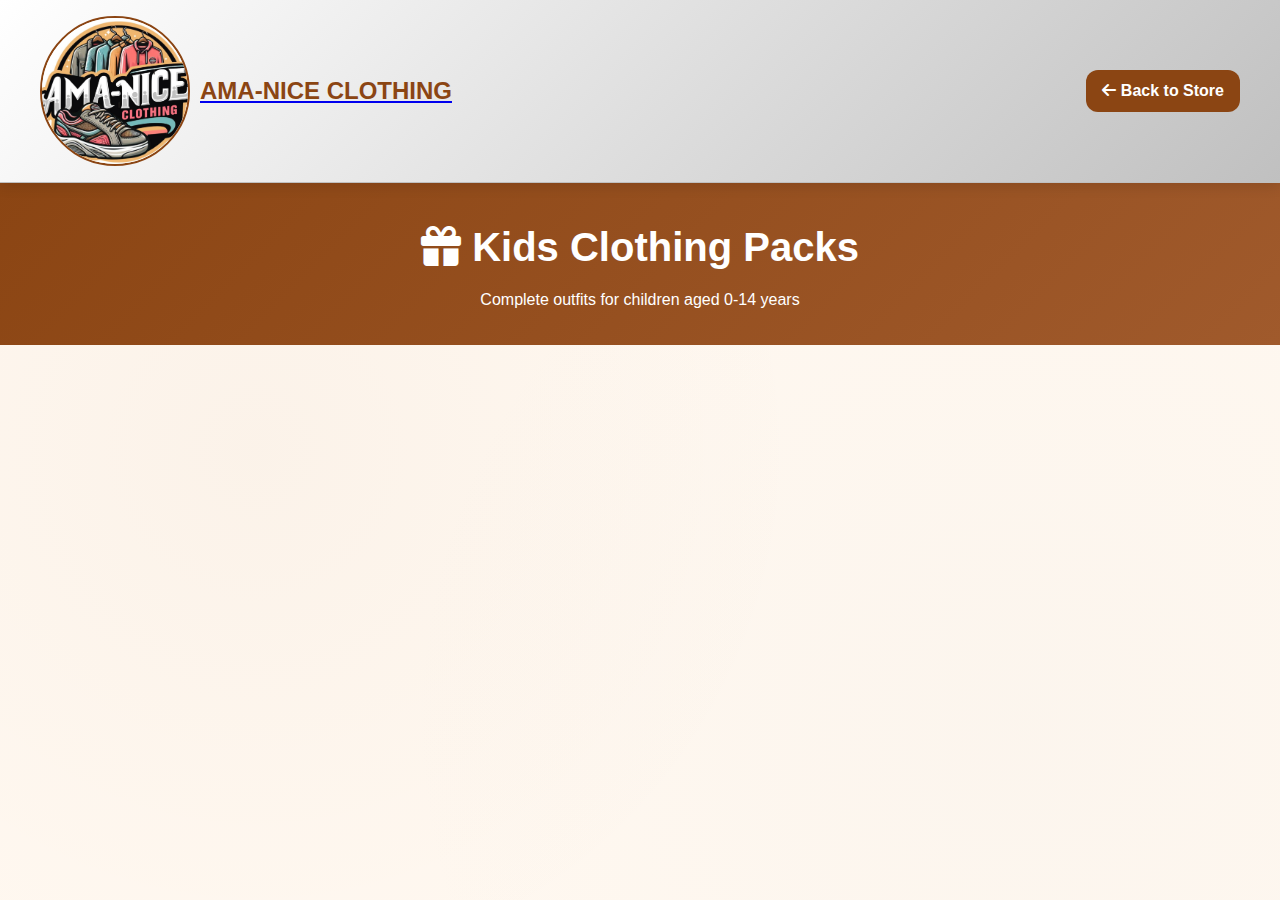
<file: kids-packs.html>
<!DOCTYPE html>
<html lang="en">
<head>
    <meta charset="UTF-8">
    <meta name="viewport" content="width=device-width, initial-scale=1.0">
    <title>Kids Clothing Packs - AMA-NICE CLOTHING</title>
    <link rel="icon" type="image/x-icon" href="/favicon.ico">
    <link rel="icon" type="image/png" sizes="16x16" href="/favicon-16x16.png">
    <link rel="icon" type="image/png" sizes="32x32" href="/favicon-32x32.png">
    <link rel="apple-touch-icon" sizes="180x180" href="/apple-touch-icon.png">
    <link rel="manifest" href="/site.webmanifest">
    <link rel="stylesheet" href="https://cdnjs.cloudflare.com/ajax/libs/font-awesome/6.4.0/css/all.min.css">
    <link rel="stylesheet" href="css/style.css">
    <style>
        body {
            background-color: var(--cream);
        }

        /* Header - Same as index.html */
        header {
            background: linear-gradient(135deg, var(--white) 0%, var(--silver) 100%);
            color: var(--dark);
            padding: 1rem;
            position: sticky;
            top: 0;
            z-index: 100;
            box-shadow: var(--shadow);
            border-bottom: 1px solid var(--silver);
        }

        .header-container {
            max-width: 1200px;
            margin: 0 auto;
            display: flex;
            justify-content: space-between;
            align-items: center;
        }

        .logo {
            display: flex;
            align-items: center;
            gap: 10px;
            cursor: pointer;
            transition: opacity 0.3s;
        }

        .logo:hover {
            opacity: 0.8;
        }

        .logo-img {
            width: 150px;
            height: 150px;
            border-radius: 50%;
            object-fit: cover;
            border: 2px solid var(--accent);
        }

        .logo-text {
            font-size: 1.5rem;
            font-weight: bold;
            color: var(--accent);
        }

        .back-btn {
            padding: 0.5rem 1rem;
            background: var(--accent);
            color: white;
            text-decoration: none;
            border-radius: var(--radius);
            font-weight: bold;
            transition: transform 0.3s;
        }

        .back-btn:hover {
            transform: translateY(-2px);
        }

        /* Page Title */
        .page-title {
            text-align: center;
            padding: 2rem 1rem;
            background: linear-gradient(135deg, var(--accent), var(--accent-dark));
            color: white;
            margin-bottom: 2rem;
        }

        .page-title h1 {
            font-size: 2.5rem;
            margin-bottom: 0.5rem;
        }

        /* Packs Grid */
        .packs-container {
            max-width: 1200px;
            margin: 0 auto;
            padding: 2rem 1rem;
        }

        .packs-grid {
            display: grid;
            grid-template-columns: repeat(auto-fill, minmax(280px, 1fr));
            gap: 2rem;
            margin-bottom: 3rem;
        }

        .pack-card {
            background: var(--white);
            border-radius: var(--radius);
            overflow: hidden;
            box-shadow: var(--shadow);
            transition: transform 0.3s, box-shadow 0.3s;
            cursor: pointer;
        }

        .pack-card:hover {
            transform: translateY(-5px);
            box-shadow: 0 6px 20px rgba(0,0,0,0.15);
        }

        .pack-image {
            width: 100%;
            height: 280px;
            object-fit: cover;
        }

        .pack-info {
            padding: 1.5rem;
        }

        .pack-title {
            font-size: 1.3rem;
            color: var(--accent);
            margin-bottom: 0.5rem;
            font-weight: bold;
        }

        .pack-details {
            margin: 1rem 0;
            font-size: 0.9rem;
            color: var(--dark);
        }

        .pack-price {
            font-size: 1.2rem;
            font-weight: bold;
            color: var(--accent);
            margin: 1rem 0;
        }

        .pack-stock {
            display: flex;
            justify-content: space-between;
            align-items: center;
            margin-top: 1rem;
            padding-top: 1rem;
            border-top: 1px solid var(--silver);
        }

        .stock-info {
            font-size: 0.9rem;
            color: var(--dark);
        }

        .stock-available {
            color: #25A525;
            font-weight: bold;
        }

        .stock-low {
            color: #ff8800;
            font-weight: bold;
        }

        .stock-out {
            color: #ff4444;
            font-weight: bold;
        }

        .add-to-cart-btn {
            background: var(--accent);
            color: white;
            border: none;
            padding: 0.75rem 1.5rem;
            border-radius: var(--radius);
            cursor: pointer;
            font-weight: bold;
            width: 100%;
            margin-top: 1rem;
            transition: background-color 0.3s;
        }

        .add-to-cart-btn:hover {
            background: var(--accent-dark);
        }

        .add-to-cart-btn:disabled {
            background: var(--silver);
            cursor: not-allowed;
        }

        .empty-message {
            text-align: center;
            padding: 4rem 2rem;
            color: var(--dark-silver);
            font-size: 1.2rem;
        }

        @media (max-width: 768px) {
            .packs-grid {
                grid-template-columns: repeat(auto-fill, minmax(200px, 1fr));
                gap: 1rem;
            }

            .pack-image {
                height: 200px;
            }

            .logo-img {
                width: 100px;
                height: 100px;
            }
        }
    </style>
</head>
<body>
    <header>
        <div class="header-container">
            <a href="index.html" class="logo" id="logoArea">
                <img src="Assets/images/logo.png" alt="AMA-NICE CLOTHING Logo" class="logo-img" id="logoImage">
                <div class="logo-text">AMA-NICE CLOTHING</div>
            </a>
            <a href="index.html" class="back-btn">
                <i class="fas fa-arrow-left"></i> Back to Store
            </a>
        </div>
    </header>

    <div class="page-title">
        <h1><i class="fas fa-gift"></i> Kids Clothing Packs</h1>
        <p>Complete outfits for children aged 0-14 years</p>
    </div>

    <div class="packs-container">
        <div id="packsGrid" class="packs-grid">
            <!-- Kids packs will be loaded here -->
        </div>
    </div>

    <script src="js/productManager.js"></script>
    <script src="js/cart.js"></script>
    <script>
        // Load and display kids packs
        const productManager = new ProductManager();
        let allPacks = [];

        async function loadPacks() {
            await productManager.loadDefaultProducts();
            const allProducts = productManager.getFilteredProducts();
            
            // Filter only kids packs
            allPacks = allProducts.filter(p => 
                (p.type && (p.type.toLowerCase().includes('kids clothing pack') || 
                           p.type.toLowerCase().includes('kids pack') ||
                           p.type.toLowerCase().includes('clothing pack'))) ||
                (p.category === 'kids' && p.type && p.type.toLowerCase().includes('pack'))
            );

            displayPacks(allPacks);
        }

        function displayPacks(packs) {
            const grid = document.getElementById('packsGrid');
            
            if (packs.length === 0) {
                grid.innerHTML = '<div class="empty-message">No kids packs available yet. Check back soon!</div>';
                return;
            }

            grid.innerHTML = packs.map(pack => {
                // Get stock info
                const stockCount = pack.stockQuantity || 0;
                let stockClass = 'stock-out';
                let stockInfo = `${stockCount} available`;

                if (stockCount > 10) stockClass = 'stock-available';
                else if (stockCount > 0) stockClass = 'stock-low';

                const priceDisplay = pack.priceRange || (pack.price ? `R${pack.price.toFixed(2)}` : 'Price on request');

                return `
                    <a href="product.html?id=${pack.id}" style="text-decoration: none; color: inherit; display: block;">
                        <div class="pack-card">
                            <img src="${pack.image}" alt="${pack.type}" class="pack-image">
                            <div class="pack-info">
                                <h3 class="pack-title">${pack.type}</h3>
                                ${pack.description ? `<div class="pack-details">${pack.description}</div>` : ''}
                                ${pack.size ? `<div class="pack-details"><strong>Size:</strong> ${pack.size}</div>` : ''}
                                ${pack.stockNumber ? `<div class="pack-details" style="font-weight: 600; color: var(--accent);"><strong>Stock #:</strong> ${pack.stockNumber}</div>` : ''}
                                <div class="pack-price">${priceDisplay}</div>
                                <div class="pack-stock">
                                    <span class="stock-info ${stockClass}">${stockInfo}</span>
                                </div>
                                <button class="add-to-cart-btn" 
                                        onclick="event.preventDefault(); window.location.href='product.html?id=${pack.id}'; return false;"
                                        style="cursor: pointer; width: 100%;">
                                    ${stockCount === 0 ? 'Out of Stock' : 'View Details & Order'}
                                </button>
                            </div>
                        </div>
                    </a>
                `;
            }).join('');
        }

        // Load packs on page load
        loadPacks();

        // Secret login access - tap logo 5 times
        let logoTapCount = 0;
        let logoTapTimer = null;
        const logoArea = document.getElementById('logoArea');
        const logoImage = document.getElementById('logoImage');

        if (logoArea && logoImage) {
            logoArea.addEventListener('click', function(e) {
                if (logoTapTimer) clearTimeout(logoTapTimer);
                logoTapCount++;
                logoTapTimer = setTimeout(() => { logoTapCount = 0; }, 2000);
                
                if (logoTapCount >= 5) {
                    logoTapCount = 0;
                    clearTimeout(logoTapTimer);
                    logoImage.style.transform = 'scale(1.2)';
                    logoImage.style.transition = 'transform 0.3s';
                    setTimeout(() => {
                        logoImage.style.transform = 'scale(1)';
                        window.location.href = 'login.html';
                    }, 300);
                }
            });
        }
    </script>
</body>
</html>
</file>
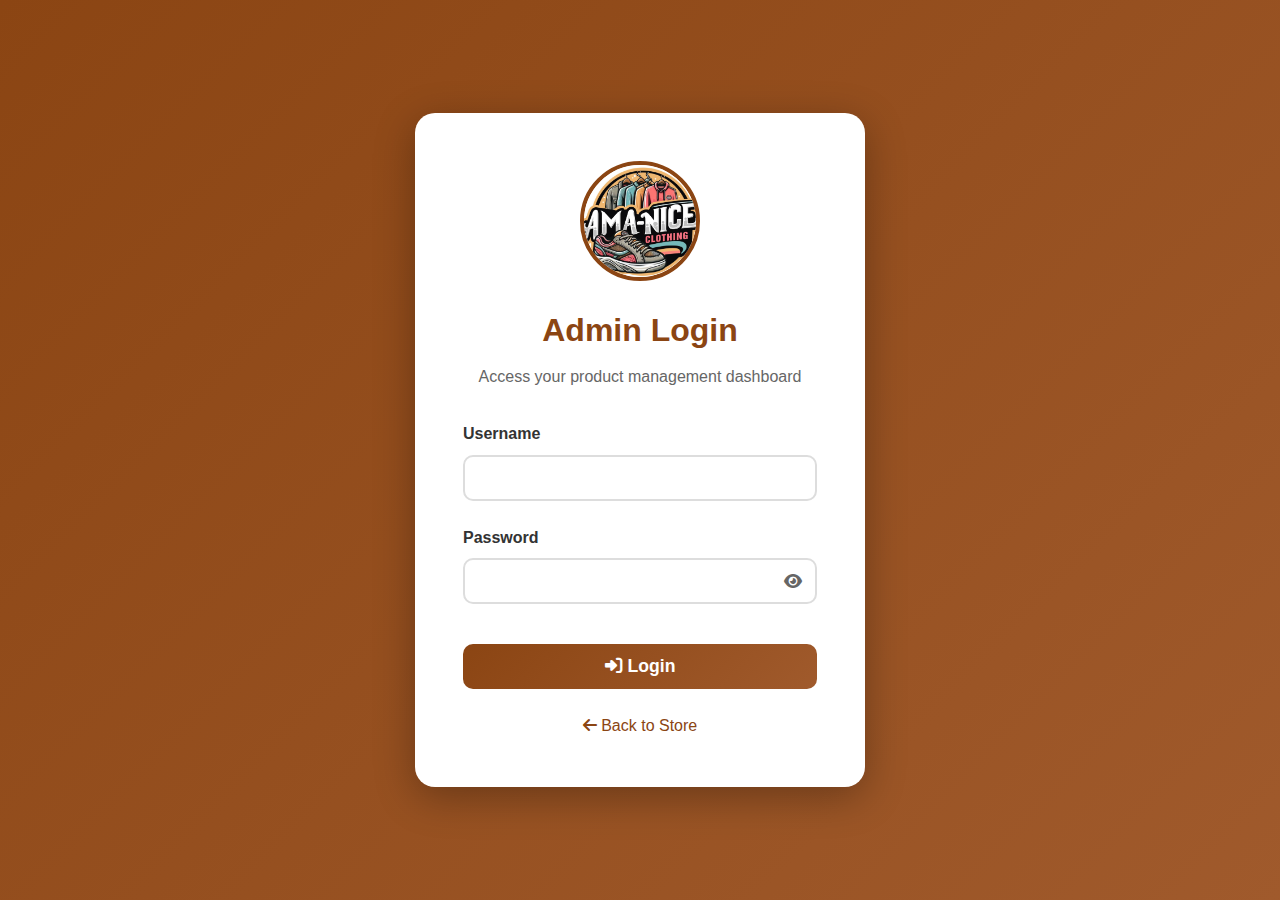
<file: login.html>
<!DOCTYPE html>
<html lang="en">
<head>
    <meta charset="UTF-8">
    <meta name="viewport" content="width=device-width, initial-scale=1.0">
    <title>Admin Login - AMA-NICE CLOTHING</title>
    <link rel="stylesheet" href="https://cdnjs.cloudflare.com/ajax/libs/font-awesome/6.4.0/css/all.min.css">
    <link rel="stylesheet" href="styles/common.css">
    <style>
        * {
            margin: 0;
            padding: 0;
            box-sizing: border-box;
        }

        body {
            font-family: 'Segoe UI', Tahoma, Geneva, Verdana, sans-serif;
            background: linear-gradient(135deg, #8B4513 0%, #a05a2c 100%);
            min-height: 100vh;
            display: flex;
            justify-content: center;
            align-items: center;
            padding: 1rem;
        }

        .login-container {
            background: white;
            border-radius: 20px;
            box-shadow: 0 10px 40px rgba(0,0,0,0.3);
            padding: 3rem;
            width: 100%;
            max-width: 450px;
            text-align: center;
        }

        .logo-container {
            margin-bottom: 2rem;
        }

        .logo-container img {
            width: 120px;
            height: 120px;
            border-radius: 50%;
            object-fit: cover;
            border: 4px solid #8B4513;
            margin-bottom: 1rem;
        }

        .login-title {
            color: #8B4513;
            font-size: 2rem;
            margin-bottom: 0.5rem;
            font-weight: bold;
        }

        .login-subtitle {
            color: #666;
            margin-bottom: 2rem;
        }

        .form-group {
            margin-bottom: 1.5rem;
            text-align: left;
        }

        .form-group label {
            display: block;
            color: #333;
            margin-bottom: 0.5rem;
            font-weight: 600;
        }

        .form-group input {
            width: 100%;
            padding: 0.75rem 1rem;
            border: 2px solid #ddd;
            border-radius: 10px;
            font-size: 1rem;
            transition: border-color 0.3s;
        }

        .form-group input:focus {
            outline: none;
            border-color: #8B4513;
        }

        .password-toggle {
            position: relative;
        }

        .password-toggle i {
            position: absolute;
            right: 15px;
            top: 50%;
            transform: translateY(-50%);
            cursor: pointer;
            color: #666;
        }

        .login-btn {
            width: 100%;
            padding: 0.75rem;
            background: linear-gradient(135deg, #8B4513, #a05a2c);
            color: white;
            border: none;
            border-radius: 10px;
            font-size: 1.1rem;
            font-weight: bold;
            cursor: pointer;
            transition: transform 0.3s, box-shadow 0.3s;
            margin-top: 1rem;
        }

        .login-btn:hover {
            transform: translateY(-2px);
            box-shadow: 0 5px 15px rgba(139, 69, 19, 0.4);
        }

        .error-message {
            color: #ff4444;
            margin-top: 1rem;
            padding: 0.75rem;
            background: #ffe0e0;
            border-radius: 8px;
            display: none;
        }

        .error-message.show {
            display: block;
        }

        .back-link {
            margin-top: 1.5rem;
            color: #8B4513;
            text-decoration: none;
            display: inline-block;
            transition: color 0.3s;
        }

        .back-link:hover {
            color: #a05a2c;
            text-decoration: underline;
        }
    </style>
</head>
<body>
    <div class="login-container">
        <div class="logo-container">
            <img src="Assets/logo.png" alt="AMA-NICE CLOTHING Logo">
            <h1 class="login-title">Admin Login</h1>
            <p class="login-subtitle">Access your product management dashboard</p>
        </div>

        <form id="loginForm">
            <div class="form-group">
                <label for="username">Username</label>
                <input type="text" id="username" name="username" required autocomplete="username">
            </div>

            <div class="form-group">
                <label for="password">Password</label>
                <div class="password-toggle">
                    <input type="password" id="password" name="password" required autocomplete="current-password">
                    <i class="fas fa-eye" id="togglePassword"></i>
                </div>
            </div>

            <div class="error-message" id="errorMessage">
                Invalid username or password. Please try again.
            </div>

            <button type="submit" class="login-btn">
                <i class="fas fa-sign-in-alt"></i> Login
            </button>
        </form>

        <a href="index.html" class="back-link">
            <i class="fas fa-arrow-left"></i> Back to Store
        </a>
    </div>

    <script>
        // Default admin credentials (change these!)
        const ADMIN_USERNAME = 'admin';
        const ADMIN_PASSWORD = 'boss123'; // Change this to a secure password

        // Check if credentials are already set in localStorage
        if (!localStorage.getItem('adminUsername')) {
            localStorage.setItem('adminUsername', ADMIN_USERNAME);
            localStorage.setItem('adminPassword', ADMIN_PASSWORD);
        }

        const loginForm = document.getElementById('loginForm');
        const errorMessage = document.getElementById('errorMessage');
        const togglePassword = document.getElementById('togglePassword');
        const passwordInput = document.getElementById('password');

        // Toggle password visibility
        togglePassword.addEventListener('click', function() {
            const type = passwordInput.getAttribute('type') === 'password' ? 'text' : 'password';
            passwordInput.setAttribute('type', type);
            this.classList.toggle('fa-eye');
            this.classList.toggle('fa-eye-slash');
        });

        // Handle login form submission
        loginForm.addEventListener('submit', function(e) {
            e.preventDefault();
            
            const username = document.getElementById('username').value;
            const password = document.getElementById('password').value;
            
            const storedUsername = localStorage.getItem('adminUsername');
            const storedPassword = localStorage.getItem('adminPassword');
            
            if (username === storedUsername && password === storedPassword) {
                // Set session flag
                sessionStorage.setItem('adminLoggedIn', 'true');
                
                // Redirect to admin dashboard
                window.location.href = 'admin.html';
            } else {
                errorMessage.classList.add('show');
                setTimeout(() => {
                    errorMessage.classList.remove('show');
                }, 3000);
            }
        });

        // Check if already logged in
        if (sessionStorage.getItem('adminLoggedIn') === 'true') {
            window.location.href = 'admin.html';
        }
    </script>
</body>
</html>
</file>
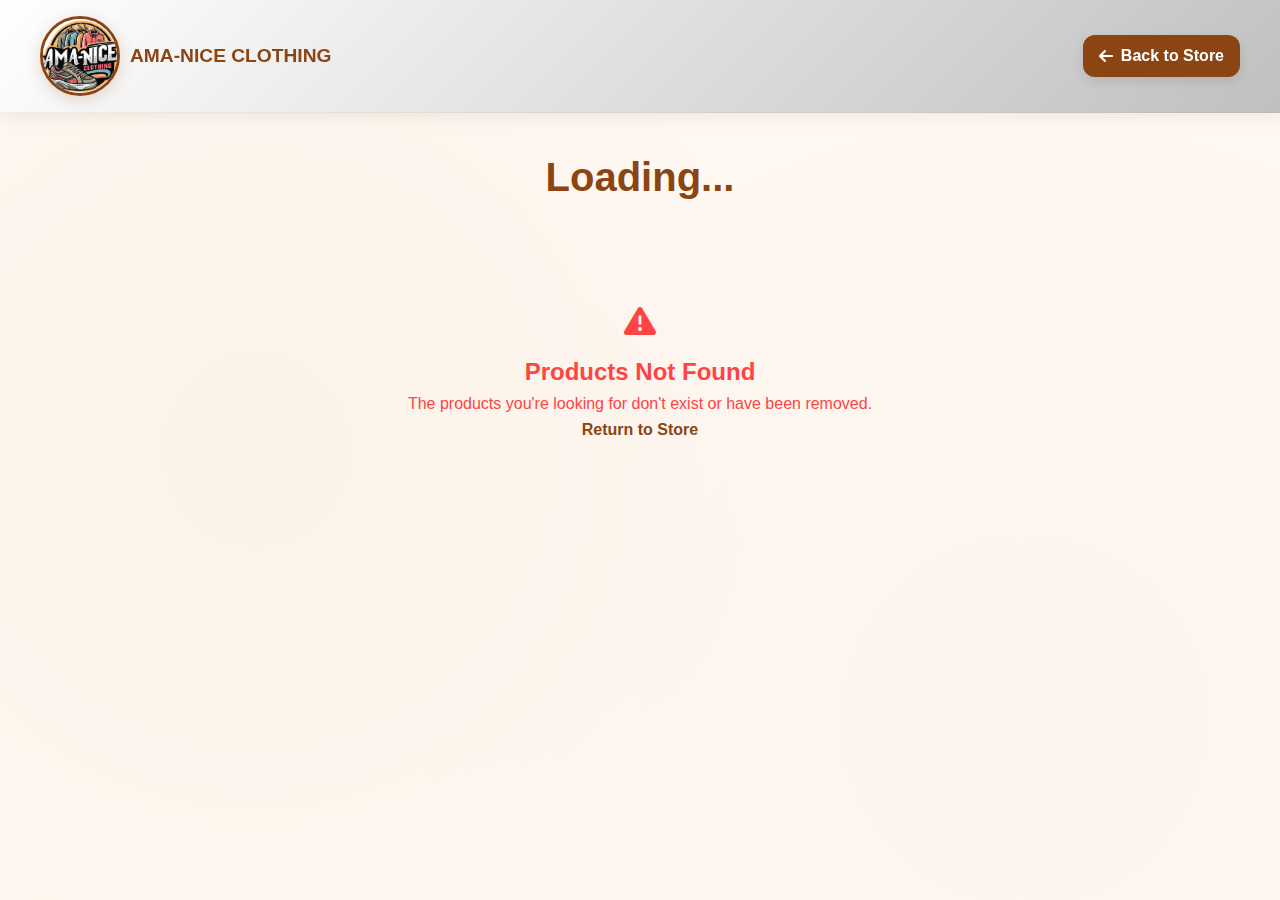
<file: product-type.html>
<!DOCTYPE html>
<html lang="en">
<head>
    <meta charset="UTF-8">
    <meta name="viewport" content="width=device-width, initial-scale=1.0">
    <title>Product Type | AMA-NICE CLOTHING</title>
    <link rel="icon" type="image/x-icon" href="/favicon.ico">
    <link rel="icon" type="image/png" sizes="16x16" href="/favicon-16x16.png">
    <link rel="icon" type="image/png" sizes="32x32" href="/favicon-32x32.png">
    <link rel="apple-touch-icon" sizes="180x180" href="/apple-touch-icon.png">
    <link rel="manifest" href="/site.webmanifest">
    <link rel="stylesheet" href="https://cdnjs.cloudflare.com/ajax/libs/font-awesome/6.4.0/css/all.min.css">
    <link rel="stylesheet" href="css/style.css">
    <style>
        :root {
            --cream: #FFF8F0;
            --white: #FFFFFF;
            --silver: #C0C0C0;
            --dark-silver: #A0A0A0;
            --dark: #333333;
            --accent: #8B4513;
            --accent-dark: #a05a2c;
            --blue: #4285F4;
            --shadow: 0 4px 12px rgba(0,0,0,0.1);
            --shadow-lg: 0 8px 24px rgba(0,0,0,0.15);
            --radius: 12px;
            --radius-lg: 16px;
        }

        body {
            font-family: 'Segoe UI', Tahoma, Geneva, Verdana, sans-serif;
            background-color: var(--cream);
            color: var(--dark);
            line-height: 1.6;
        }

        /* Header */
        header {
            background: linear-gradient(135deg, var(--white) 0%, var(--silver) 100%);
            backdrop-filter: blur(10px);
            -webkit-backdrop-filter: blur(10px);
            padding: 1rem;
            position: sticky;
            top: 0;
            z-index: 100;
            box-shadow: 0 2px 20px rgba(0,0,0,0.08);
            border-bottom: 1px solid rgba(139, 69, 19, 0.1);
        }

        .header-container {
            max-width: 1200px;
            margin: 0 auto;
            display: flex;
            justify-content: space-between;
            align-items: center;
        }

        .logo {
            display: flex;
            align-items: center;
            gap: 10px;
            text-decoration: none;
            color: inherit;
        }

        .logo-img {
            width: 80px;
            height: 80px;
            border-radius: 50%;
            object-fit: cover;
            border: 3px solid var(--accent);
            box-shadow: 0 4px 16px rgba(139, 69, 19, 0.2);
        }

        .logo-text {
            font-size: 1.2rem;
            font-weight: 700;
            color: var(--accent);
        }

        .back-btn {
            display: inline-flex;
            align-items: center;
            gap: 0.5rem;
            padding: 0.5rem 1rem;
            background: var(--accent);
            color: white;
            text-decoration: none;
            border-radius: var(--radius);
            font-weight: 600;
            transition: var(--transition);
            box-shadow: var(--shadow);
        }

        .back-btn:hover {
            background: var(--accent-dark);
            transform: translateY(-2px);
            box-shadow: var(--shadow-lg);
        }

        /* Page Header */
        .page-header {
            max-width: 1200px;
            margin: 2rem auto;
            padding: 0 1rem;
            text-align: center;
        }

        .page-title {
            font-size: 2.5rem;
            color: var(--accent);
            margin-bottom: 0.5rem;
            font-weight: 700;
        }

        .page-subtitle {
            color: var(--dark-silver);
            font-size: 1.1rem;
            text-transform: uppercase;
            letter-spacing: 1px;
        }

        /* Products Container */
        .products-container {
            max-width: 1200px;
            margin: 2rem auto;
            padding: 0 1rem;
        }

        .products-grid {
            display: grid;
            grid-template-columns: repeat(auto-fill, minmax(280px, 1fr));
            gap: 2rem;
            margin-bottom: 2rem;
        }

        @media (max-width: 768px) {
            .products-grid {
                grid-template-columns: repeat(auto-fill, minmax(250px, 1fr));
                gap: 1.5rem;
            }
        }

        .product-card {
            background: var(--white);
            border-radius: var(--radius-lg);
            box-shadow: var(--shadow);
            overflow: hidden;
            transition: var(--transition);
            display: flex;
            flex-direction: column;
            border: 1px solid rgba(139, 69, 19, 0.1);
        }

        .product-card:hover {
            transform: translateY(-4px);
            box-shadow: var(--shadow-lg);
        }

        .product-card-image {
            width: 100%;
            height: 250px;
            object-fit: cover;
            border-bottom: 2px solid rgba(139, 69, 19, 0.1);
        }

        .product-card-info {
            padding: 1.5rem;
            flex: 1;
            display: flex;
            flex-direction: column;
        }

        .product-card-title {
            font-size: 1.25rem;
            color: var(--accent);
            margin-bottom: 0.5rem;
            font-weight: 700;
        }

        .product-card-meta {
            display: flex;
            flex-wrap: wrap;
            gap: 0.75rem;
            margin-bottom: 1rem;
            font-size: 0.9rem;
            color: var(--dark-silver);
        }

        .product-card-price {
            font-size: 1.3rem;
            font-weight: 700;
            color: var(--accent);
            margin: 1rem 0;
        }

        .product-card-stock {
            padding: 0.75rem;
            background: var(--cream);
            border-radius: var(--radius);
            margin-bottom: 1rem;
            font-size: 0.9rem;
        }

        .stock-available {
            color: #25A525;
            font-weight: 600;
        }

        .stock-low {
            color: #ffc107;
            font-weight: 600;
        }

        .stock-out {
            color: #ff4444;
            font-weight: 600;
        }

        .product-card-actions {
            display: flex;
            flex-direction: column;
            gap: 0.75rem;
            margin-top: auto;
        }

        .btn-view {
            padding: 0.875rem 1.5rem;
            background: linear-gradient(135deg, var(--accent) 0%, var(--accent-dark) 100%);
            color: white;
            border: none;
            border-radius: var(--radius);
            font-size: 1rem;
            font-weight: 600;
            cursor: pointer;
            transition: var(--transition);
            box-shadow: var(--shadow);
            text-decoration: none;
            text-align: center;
            display: flex;
            align-items: center;
            justify-content: center;
            gap: 0.5rem;
        }

        .btn-view:hover {
            transform: translateY(-2px);
            box-shadow: var(--shadow-lg);
        }

        .btn-view:active {
            transform: translateY(0);
        }

        .admin-badge {
            display: inline-block;
            padding: 0.25rem 0.75rem;
            background: rgba(37, 165, 37, 0.1);
            color: #25A525;
            border-radius: 9999px;
            font-size: 0.75rem;
            font-weight: 600;
            margin-left: 0.5rem;
        }

        .section-divider {
            max-width: 1200px;
            margin: 3rem auto;
            padding: 0 1rem;
        }

        .divider {
            text-align: center;
            padding: 1rem;
            background: var(--white);
            border-radius: var(--radius);
            box-shadow: var(--shadow);
            color: var(--accent);
            font-weight: 600;
            font-size: 1.1rem;
        }

        .loading {
            text-align: center;
            padding: 4rem 2rem;
            color: var(--dark-silver);
        }

        .error {
            text-align: center;
            padding: 4rem 2rem;
            color: #ff4444;
        }

        .error a {
            color: var(--accent);
            text-decoration: none;
            font-weight: 600;
        }

        .empty-state {
            text-align: center;
            padding: 4rem 2rem;
            background: var(--white);
            border-radius: var(--radius-lg);
            box-shadow: var(--shadow);
        }

        .empty-state h2 {
            color: var(--accent);
            margin-bottom: 1rem;
        }

        .empty-state p {
            color: var(--dark-silver);
            margin-bottom: 2rem;
        }
    </style>
</head>
<body>
    <header>
        <div class="header-container">
            <a href="index.html" class="logo">
                <img src="Assets/images/logo.png" alt="AMA-NICE CLOTHING Logo" class="logo-img">
                <div class="logo-text">AMA-NICE CLOTHING</div>
            </a>
            <a href="index.html" class="back-btn">
                <i class="fas fa-arrow-left"></i> Back to Store
            </a>
        </div>
    </header>

    <div class="page-header">
        <h1 class="page-title" id="pageTitle">Loading...</h1>
        <p class="page-subtitle" id="pageSubtitle"></p>
    </div>

    <div class="products-container">
        <div id="loading" class="loading">
            <i class="fas fa-spinner fa-spin" style="font-size: 2rem; margin-bottom: 1rem;"></i>
            <p>Loading products...</p>
        </div>

        <div id="error" class="error" style="display: none;">
            <i class="fas fa-exclamation-triangle" style="font-size: 2rem; margin-bottom: 1rem;"></i>
            <h2>Products Not Found</h2>
            <p>The products you're looking for don't exist or have been removed.</p>
            <a href="index.html">Return to Store</a>
        </div>

        <div id="productsContent" style="display: none;">
            <!-- Products will be inserted here -->
        </div>
    </div>

    <script src="js/productManager.js"></script>
    <script>
        const productManager = new ProductManager();
        let currentType = null;
        let currentCategory = null;
        let allProductsOfType = [];

        async function loadProducts() {
            const loadingEl = document.getElementById('loading');
            const errorEl = document.getElementById('error');
            const contentEl = document.getElementById('productsContent');
            const titleEl = document.getElementById('pageTitle');
            const subtitleEl = document.getElementById('pageSubtitle');

            try {
                // Get type and category from URL
                const urlParams = new URLSearchParams(window.location.search);
                currentType = decodeURIComponent(urlParams.get('type') || '');
                currentCategory = urlParams.get('category') || '';

                if (!currentType) {
                    throw new Error('No product type provided');
                }

                // Load default products
                await productManager.loadDefaultProducts();
                
                // Get all products
                const allProducts = productManager.getAllProducts();
                
                // Filter products by type and category - use String() for robust matching
                allProductsOfType = allProducts.filter(p => {
                    const productType = String(p.type || '').trim();
                    const productCategory = String(p.category || '').toLowerCase().trim();
                    const targetCategory = String(currentCategory || '').toLowerCase().trim();
                    
                    // Exclude sneakers and kids packs (they have their own pages)
                    const isSneaker = p.isShoe === true || (p.type && (p.type.toLowerCase().includes('sneaker') || p.type.toLowerCase().includes('takkies')));
                    const isKidsPack = p.type && (p.type.toLowerCase().includes('kids clothing pack') || p.type.toLowerCase().includes('kids pack') || p.type.toLowerCase().includes('clothing pack'));
                    
                    const typeMatches = productType === currentType;
                    const categoryMatches = productCategory === targetCategory;
                    
                    return typeMatches && 
                           categoryMatches &&
                           !isSneaker && 
                           !isKidsPack;
                });
                
                console.log(`Found ${allProductsOfType.length} products of type "${currentType}" in category "${currentCategory}"`);

                if (allProductsOfType.length === 0) {
                    throw new Error('No products found');
                }

                // Hide loading, show content
                loadingEl.style.display = 'none';
                errorEl.style.display = 'none';
                contentEl.style.display = 'block';

                // Update page title - handle "men" category properly
                let categoryName = '';
                if (currentCategory === 'men') {
                    categoryName = "Men's";
                } else if (currentCategory === 'women') {
                    categoryName = "Women's";
                } else if (currentCategory === 'kids') {
                    categoryName = "Kids";
                } else {
                    categoryName = currentCategory.charAt(0).toUpperCase() + currentCategory.slice(1);
                }
                
                titleEl.textContent = `All ${currentType} Types`;
                subtitleEl.textContent = `${categoryName} Collection`;
                document.title = `All ${currentType} Types - ${categoryName} Collection | AMA-NICE CLOTHING`;

                // Render products
                renderProducts();
            } catch (error) {
                console.error('Error loading products:', error);
                loadingEl.style.display = 'none';
                errorEl.style.display = 'block';
                contentEl.style.display = 'none';
            }
        }

        function renderProducts() {
            const contentEl = document.getElementById('productsContent');
            
            // Separate default and admin products
            const defaultProducts = allProductsOfType.filter(p => p.isDefault);
            const adminProducts = allProductsOfType.filter(p => !p.isDefault);

            let html = '<div class="products-grid">';

            // Render default products first
            defaultProducts.forEach(product => {
                html += renderProductCard(product);
            });

            // Add divider if both types exist
            if (defaultProducts.length > 0 && adminProducts.length > 0) {
                html += '</div>';
                html += '<div class="section-divider"><div class="divider"><i class="fas fa-arrow-down"></i> More Items Available <i class="fas fa-arrow-down"></i></div></div>';
                html += '<div class="products-grid">';
            }

            // Render admin products
            adminProducts.forEach(product => {
                html += renderProductCard(product, true);
            });

            html += '</div>';

            // If no products, show empty state
            if (allProductsOfType.length === 0) {
                html = `
                    <div class="empty-state">
                        <i class="fas fa-box-open" style="font-size: 3rem; color: var(--dark-silver); margin-bottom: 1rem;"></i>
                        <h2>No Products Available</h2>
                        <p>There are no products of this type available at the moment.</p>
                        <a href="index.html" class="btn-view">Back to Store</a>
                    </div>
                `;
            }

            contentEl.innerHTML = html;
        }

        function renderProductCard(product, isAdmin = false) {
            // Determine stock information
            let stockHTML = '';
            let totalStock = 0;
            let stockClass = 'stock-out';
            let stockText = 'Out of Stock';

            if (product.isShoe && product.shoeSizes && product.shoeSizes.length > 0) {
                totalStock = product.shoeSizes.reduce((sum, size) => sum + (size.qty || 0), 0);
                if (totalStock > 10) {
                    stockClass = 'stock-available';
                    stockText = `${totalStock} available (${product.shoeSizes.length} sizes)`;
                } else if (totalStock > 0) {
                    stockClass = 'stock-low';
                    stockText = `${totalStock} available (Low Stock)`;
                }
            } else {
                totalStock = product.stockQuantity || 0;
                if (totalStock > 10) {
                    stockClass = 'stock-available';
                    stockText = `${totalStock} available`;
                } else if (totalStock > 0) {
                    stockClass = 'stock-low';
                    stockText = `${totalStock} available (Low Stock)`;
                }
            }

            const priceDisplay = product.priceRange || (product.price ? `R${product.price.toFixed(2)}` : 'Price on request');
            const adminBadge = isAdmin ? '<span class="admin-badge">Admin Added</span>' : '';

            return `
                <div class="product-card">
                    <img src="${product.image}" alt="${product.type}" class="product-card-image">
                    <div class="product-card-info">
                        <h3 class="product-card-title">
                            ${product.type}${adminBadge}
                        </h3>
                        <div class="product-card-meta">
                            ${product.size ? `<span><i class="fas fa-ruler"></i> ${product.size}</span>` : ''}
                            ${product.isShoe && product.shoeBrand ? `<span><i class="fas fa-tag"></i> ${product.shoeBrand}</span>` : ''}
                            ${product.stockNumber ? `<span><i class="fas fa-hashtag"></i> ${product.stockNumber}</span>` : ''}
                        </div>
                        <div class="product-card-price">${priceDisplay}</div>
                        <div class="product-card-stock">
                            <span class="${stockClass}">
                                <i class="fas fa-box"></i> ${stockText}
                            </span>
                        </div>
                        ${product.description ? `<p style="font-size: 0.9rem; color: var(--dark-silver); margin-bottom: 1rem;">${product.description}</p>` : ''}
                        <div class="product-card-actions">
                            <a href="product.html?id=${product.id}" class="btn-view">
                                <i class="fas fa-eye"></i> View Details & Order
                            </a>
                        </div>
                    </div>
                </div>
            `;
        }

        // Listen for product updates from admin
        window.addEventListener('storage', () => {
            loadProducts();
        });
        
        window.addEventListener('productsUpdated', () => {
            loadProducts();
        });

        // Load products on page load
        loadProducts();
    </script>
</body>
</html>
</file>
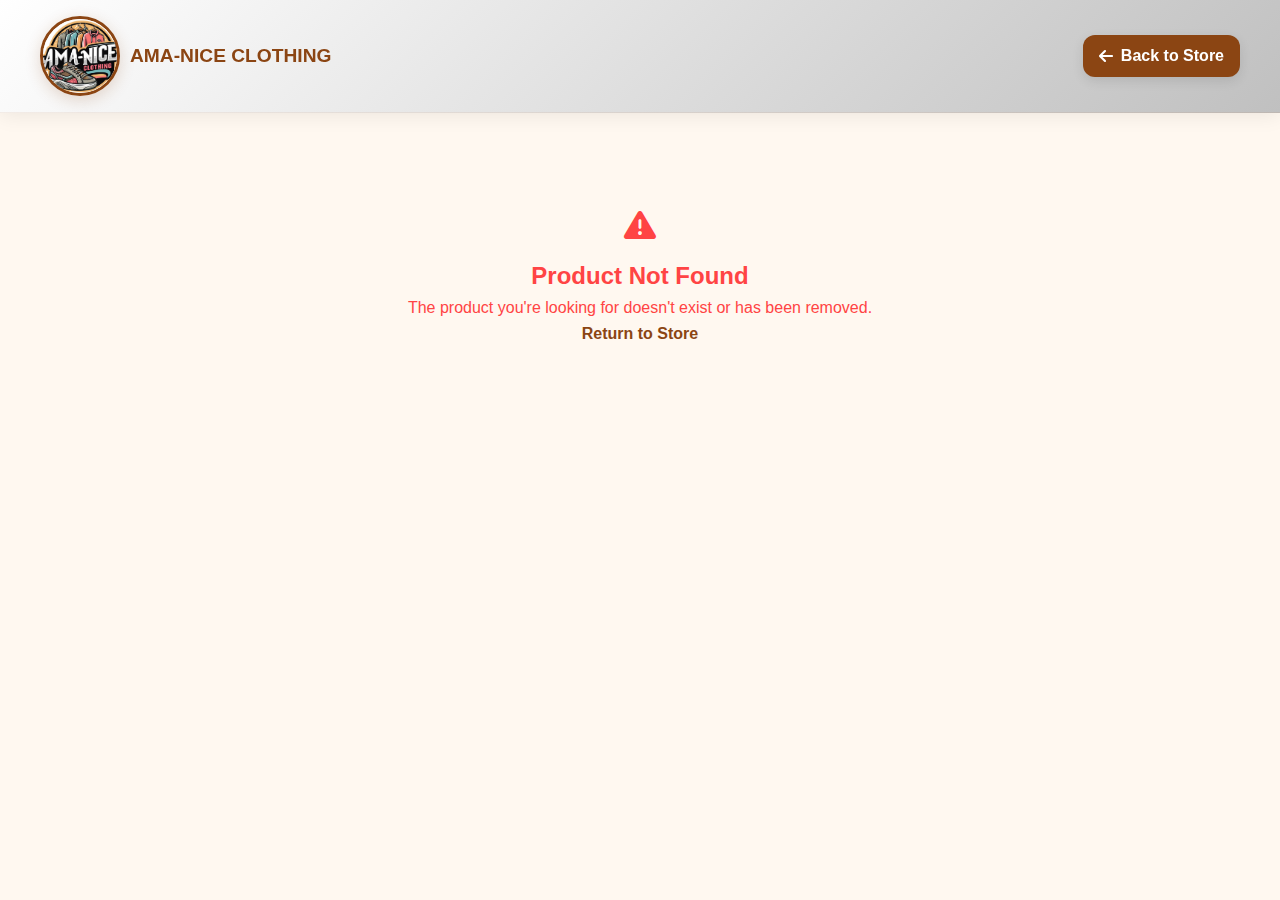
<file: product.html>
<!DOCTYPE html>
<html lang="en">
<head>
    <meta charset="UTF-8">
    <meta name="viewport" content="width=device-width, initial-scale=1.0">
    <title>Product Details | AMA-NICE CLOTHING</title>
    <link rel="stylesheet" href="https://cdnjs.cloudflare.com/ajax/libs/font-awesome/6.4.0/css/all.min.css">
    <link rel="stylesheet" href="styles/common.css">
    <style>
        :root {
            --cream: #FFF8F0;
            --white: #FFFFFF;
            --silver: #C0C0C0;
            --dark-silver: #A0A0A0;
            --dark: #333333;
            --accent: #8B4513;
            --accent-dark: #a05a2c;
            --blue: #4285F4;
            --shadow: 0 4px 12px rgba(0,0,0,0.1);
            --shadow-lg: 0 8px 24px rgba(0,0,0,0.15);
            --radius: 12px;
            --radius-lg: 16px;
        }

        body {
            font-family: 'Segoe UI', Tahoma, Geneva, Verdana, sans-serif;
            background-color: var(--cream);
            color: var(--dark);
            line-height: 1.6;
        }

        /* Header */
        header {
            background: linear-gradient(135deg, var(--white) 0%, var(--silver) 100%);
            backdrop-filter: blur(10px);
            -webkit-backdrop-filter: blur(10px);
            padding: 1rem;
            position: sticky;
            top: 0;
            z-index: 100;
            box-shadow: 0 2px 20px rgba(0,0,0,0.08);
            border-bottom: 1px solid rgba(139, 69, 19, 0.1);
        }

        .header-container {
            max-width: 1200px;
            margin: 0 auto;
            display: flex;
            justify-content: space-between;
            align-items: center;
        }

        .logo {
            display: flex;
            align-items: center;
            gap: 10px;
            text-decoration: none;
            color: inherit;
        }

        .logo-img {
            width: 80px;
            height: 80px;
            border-radius: 50%;
            object-fit: cover;
            border: 3px solid var(--accent);
            box-shadow: 0 4px 16px rgba(139, 69, 19, 0.2);
        }

        .logo-text {
            font-size: 1.2rem;
            font-weight: 700;
            color: var(--accent);
        }

        .back-btn {
            display: inline-flex;
            align-items: center;
            gap: 0.5rem;
            padding: 0.5rem 1rem;
            background: var(--accent);
            color: white;
            text-decoration: none;
            border-radius: var(--radius);
            font-weight: 600;
            transition: var(--transition);
            box-shadow: var(--shadow);
        }

        .back-btn:hover {
            background: var(--accent-dark);
            transform: translateY(-2px);
            box-shadow: var(--shadow-lg);
        }

        /* Product Container */
        .product-container {
            max-width: 1200px;
            margin: 2rem auto;
            padding: 0 1rem;
        }

        .product-grid {
            display: grid;
            grid-template-columns: 1fr;
            gap: 2rem;
            background: var(--white);
            border-radius: var(--radius-lg);
            box-shadow: var(--shadow-lg);
            padding: 2rem;
            margin-bottom: 2rem;
        }

        @media (min-width: 768px) {
            .product-grid {
                grid-template-columns: 1fr 1fr;
                gap: 3rem;
            }
        }

        .product-image-section {
            position: relative;
        }

        .product-main-image {
            width: 100%;
            height: auto;
            border-radius: var(--radius);
            box-shadow: var(--shadow);
            object-fit: cover;
            max-height: 600px;
        }

        .product-info-section {
            display: flex;
            flex-direction: column;
            gap: 1.5rem;
        }

        .product-title {
            font-size: 2rem;
            color: var(--accent);
            margin-bottom: 0.5rem;
            font-weight: 700;
        }

        .product-category {
            color: var(--dark-silver);
            font-size: 1rem;
            text-transform: uppercase;
            letter-spacing: 1px;
        }

        .product-price {
            font-size: 1.5rem;
            font-weight: 700;
            color: var(--accent);
            margin: 1rem 0;
        }

        .product-description {
            color: var(--dark);
            line-height: 1.8;
            margin: 1rem 0;
        }

        .stock-section {
            background: var(--cream);
            padding: 1.5rem;
            border-radius: var(--radius);
            border: 2px solid rgba(139, 69, 19, 0.1);
        }

        .stock-section h3 {
            color: var(--accent);
            margin-bottom: 1rem;
            font-size: 1.25rem;
            display: flex;
            align-items: center;
            gap: 0.5rem;
        }

        .stock-list {
            display: flex;
            flex-direction: column;
            gap: 1rem;
        }

        .stock-item {
            display: flex;
            justify-content: space-between;
            align-items: center;
            padding: 1rem;
            background: var(--white);
            border-radius: var(--radius);
            box-shadow: 0 2px 8px rgba(0,0,0,0.05);
            border-left: 4px solid var(--accent);
        }

        .stock-item-info {
            flex: 1;
        }

        .stock-item-label {
            font-weight: 600;
            color: var(--dark);
            margin-bottom: 0.25rem;
        }

        .stock-item-value {
            color: var(--dark-silver);
            font-size: 0.9rem;
        }

        .stock-badge {
            padding: 0.5rem 1rem;
            border-radius: 9999px;
            font-weight: 600;
            font-size: 0.9rem;
        }

        .stock-available {
            background: rgba(37, 165, 37, 0.1);
            color: #25A525;
        }

        .stock-low {
            background: rgba(255, 193, 7, 0.1);
            color: #ffc107;
        }

        .stock-out {
            background: rgba(255, 68, 68, 0.1);
            color: #ff4444;
        }

        .product-meta {
            display: flex;
            flex-wrap: wrap;
            gap: 1rem;
            padding: 1rem 0;
            border-top: 1px solid var(--silver);
            border-bottom: 1px solid var(--silver);
        }

        .meta-item {
            display: flex;
            flex-direction: column;
            gap: 0.25rem;
        }

        .meta-label {
            font-size: 0.85rem;
            color: var(--dark-silver);
            text-transform: uppercase;
            letter-spacing: 0.5px;
        }

        .meta-value {
            font-weight: 600;
            color: var(--dark);
        }

        .action-buttons {
            display: flex;
            flex-direction: column;
            gap: 1rem;
            margin-top: 1rem;
        }

        .btn-order {
            padding: 1rem 2rem;
            background: linear-gradient(135deg, var(--accent) 0%, var(--accent-dark) 100%);
            color: white;
            border: none;
            border-radius: var(--radius);
            font-size: 1.1rem;
            font-weight: 600;
            cursor: pointer;
            transition: var(--transition);
            box-shadow: var(--shadow);
            display: flex;
            align-items: center;
            justify-content: center;
            gap: 0.5rem;
            text-decoration: none;
        }

        .btn-order:hover {
            transform: translateY(-2px);
            box-shadow: var(--shadow-lg);
        }

        .btn-order:active {
            transform: translateY(0);
        }

        .btn-whatsapp {
            padding: 1rem 2rem;
            background: #25D366;
            color: white;
            border: none;
            border-radius: var(--radius);
            font-size: 1.1rem;
            font-weight: 600;
            cursor: pointer;
            transition: var(--transition);
            box-shadow: var(--shadow);
            display: flex;
            align-items: center;
            justify-content: center;
            gap: 0.5rem;
            text-decoration: none;
        }

        .btn-whatsapp:hover {
            background: #20BA5A;
            transform: translateY(-2px);
            box-shadow: var(--shadow-lg);
        }

        .loading {
            text-align: center;
            padding: 4rem 2rem;
            color: var(--dark-silver);
        }

        .error {
            text-align: center;
            padding: 4rem 2rem;
            color: #ff4444;
        }

        .error a {
            color: var(--accent);
            text-decoration: none;
            font-weight: 600;
        }

        @media (max-width: 768px) {
            .product-grid {
                padding: 1.5rem;
            }

            .product-title {
                font-size: 1.5rem;
            }

            .action-buttons {
                gap: 0.75rem;
            }

            .btn-order,
            .btn-whatsapp {
                padding: 0.875rem 1.5rem;
                font-size: 1rem;
                min-height: 48px;
            }
        }
    </style>
</head>
<body>
    <header>
        <div class="header-container">
            <a href="index.html" class="logo">
                <img src="Assets/logo.png" alt="AMA-NICE CLOTHING Logo" class="logo-img">
                <div class="logo-text">AMA-NICE CLOTHING</div>
            </a>
            <a href="index.html" class="back-btn">
                <i class="fas fa-arrow-left"></i> Back to Store
            </a>
        </div>
    </header>

    <div class="product-container">
        <div id="loading" class="loading">
            <i class="fas fa-spinner fa-spin" style="font-size: 2rem; margin-bottom: 1rem;"></i>
            <p>Loading product details...</p>
        </div>

        <div id="error" class="error" style="display: none;">
            <i class="fas fa-exclamation-triangle" style="font-size: 2rem; margin-bottom: 1rem;"></i>
            <h2>Product Not Found</h2>
            <p>The product you're looking for doesn't exist or has been removed.</p>
            <a href="index.html">Return to Store</a>
        </div>

        <div id="productContent" class="product-grid" style="display: none;">
            <!-- Product content will be inserted here -->
        </div>
    </div>

    <script src="scripts/productManager.js"></script>
    <script src="scripts/cart.js"></script>
    <script>
        const productManager = new ProductManager();
        let currentProduct = null;

        async function loadProduct() {
            const loadingEl = document.getElementById('loading');
            const errorEl = document.getElementById('error');
            const contentEl = document.getElementById('productContent');

            try {
                // Get product ID from URL
                const urlParams = new URLSearchParams(window.location.search);
                const productId = urlParams.get('id');

                if (!productId) {
                    throw new Error('No product ID provided');
                }

                // Load default products
                await productManager.loadDefaultProducts();
                
                // Get the product
                currentProduct = productManager.getProductById(productId);
                
                if (!currentProduct) {
                    throw new Error('Product not found');
                }

                // Hide loading, show content
                loadingEl.style.display = 'none';
                errorEl.style.display = 'none';
                contentEl.style.display = 'grid';

                // Render product
                renderProduct(currentProduct);
            } catch (error) {
                console.error('Error loading product:', error);
                loadingEl.style.display = 'none';
                errorEl.style.display = 'block';
                contentEl.style.display = 'none';
            }
        }

        function renderProduct(product) {
            const contentEl = document.getElementById('productContent');
            
            // Determine stock information
            let stockHTML = '';
            let totalStock = 0;

            if (product.isShoe && product.shoeSizes && product.shoeSizes.length > 0) {
                // Shoes with multiple sizes
                stockHTML = '<div class="stock-list">';
                product.shoeSizes.forEach((shoe, index) => {
                    const qty = shoe.qty || 0;
                    totalStock += qty;
                    let stockClass = 'stock-out';
                    let stockText = 'Out of Stock';
                    
                    if (qty > 10) {
                        stockClass = 'stock-available';
                        stockText = `${qty} available`;
                    } else if (qty > 0) {
                        stockClass = 'stock-low';
                        stockText = `${qty} available (Low Stock)`;
                    }

                    // Handle different shoe size structures
                    let sizeLabel = '';
                    if (shoe.brand) {
                        sizeLabel = `${shoe.brand} - Size ${shoe.size}`;
                    } else if (product.shoeBrand) {
                        sizeLabel = `${product.shoeBrand} - Size ${shoe.size}`;
                    } else {
                        sizeLabel = `Size ${shoe.size}`;
                    }
                    
                    stockHTML += `
                        <div class="stock-item">
                            <div class="stock-item-info">
                                <div class="stock-item-label">${sizeLabel}</div>
                                <div class="stock-item-value">${stockText}</div>
                            </div>
                            <span class="stock-badge ${stockClass}">${qty > 0 ? qty : '0'}</span>
                        </div>
                    `;
                });
                stockHTML += '</div>';
            } else {
                // Regular product with single stock quantity
                const qty = product.stockQuantity || 0;
                totalStock = qty;
                let stockClass = 'stock-out';
                let stockText = 'Out of Stock';
                
                if (qty > 10) {
                    stockClass = 'stock-available';
                    stockText = `${qty} items available`;
                } else if (qty > 0) {
                    stockClass = 'stock-low';
                    stockText = `${qty} items available (Low Stock)`;
                }

                stockHTML = `
                    <div class="stock-item">
                        <div class="stock-item-info">
                            <div class="stock-item-label">Available Stock</div>
                            <div class="stock-item-value">${stockText}</div>
                        </div>
                        <span class="stock-badge ${stockClass}">${qty}</span>
                    </div>
                `;
            }

            const priceDisplay = product.priceRange || (product.price ? `R${product.price.toFixed(2)}` : 'Price on request');
            const categoryDisplay = product.category.charAt(0).toUpperCase() + product.category.slice(1);
            const genderDisplay = product.gender.charAt(0).toUpperCase() + product.gender.slice(1);

            contentEl.innerHTML = `
                <div class="product-image-section">
                    <img src="${product.image}" alt="${product.type}" class="product-main-image">
                </div>
                <div class="product-info-section">
                    <div>
                        <div class="product-category">${categoryDisplay} Collection</div>
                        <h1 class="product-title">${product.type}</h1>
                        ${product.description ? `<p class="product-description">${product.description}</p>` : ''}
                    </div>

                    <div class="product-price">${priceDisplay}</div>

                    <div class="product-meta">
                        <div class="meta-item">
                            <span class="meta-label">Category</span>
                            <span class="meta-value">${categoryDisplay}</span>
                        </div>
                        <div class="meta-item">
                            <span class="meta-label">Gender</span>
                            <span class="meta-value">${genderDisplay}</span>
                        </div>
                        ${product.size ? `
                        <div class="meta-item">
                            <span class="meta-label">Size</span>
                            <span class="meta-value">${product.size}</span>
                        </div>
                        ` : ''}
                        ${product.isShoe && product.shoeBrand ? `
                        <div class="meta-item">
                            <span class="meta-label">Brand</span>
                            <span class="meta-value">${product.shoeBrand}</span>
                        </div>
                        ` : ''}
                        ${product.stockNumber ? `
                        <div class="meta-item">
                            <span class="meta-label">Stock #</span>
                            <span class="meta-value">${product.stockNumber}</span>
                        </div>
                        ` : ''}
                    </div>

                    <div class="stock-section">
                        <h3>
                            <i class="fas fa-box"></i>
                            Available Stock
                        </h3>
                        ${stockHTML}
                    </div>

                    <div class="action-buttons">
                        ${totalStock > 0 ? `
                            <button class="btn-order" onclick="addToCart()">
                                <i class="fas fa-shopping-cart"></i>
                                Add to Cart
                            </button>
                        ` : `
                            <button class="btn-order" disabled style="opacity: 0.5; cursor: not-allowed;">
                                <i class="fas fa-times-circle"></i>
                                Out of Stock
                            </button>
                        `}
                        <a href="https://wa.me/27731635803?text=${encodeURIComponent(getWhatsAppMessage())}" 
                           target="_blank" 
                           class="btn-whatsapp">
                            <i class="fab fa-whatsapp"></i>
                            Order via WhatsApp
                        </a>
                    </div>
                </div>
            `;

            // Update page title
            document.title = `${product.type} | AMA-NICE CLOTHING`;
        }

        function getWhatsAppMessage() {
            if (!currentProduct) return '';
            
            let message = `Hi AMA-NICE! I'm interested in:\n\n`;
            message += `Product: ${currentProduct.type}\n`;
            message += `Category: ${currentProduct.category.charAt(0).toUpperCase() + currentProduct.category.slice(1)}\n`;
            
            if (currentProduct.isShoe && currentProduct.shoeSizes && currentProduct.shoeSizes.length > 0) {
                message += `Available sizes:\n`;
                currentProduct.shoeSizes.forEach(shoe => {
                    if (shoe.qty > 0) {
                        let sizeLabel = '';
                        if (shoe.brand) {
                            sizeLabel = `${shoe.brand} - Size ${shoe.size}`;
                        } else if (currentProduct.shoeBrand) {
                            sizeLabel = `${currentProduct.shoeBrand} - Size ${shoe.size}`;
                        } else {
                            sizeLabel = `Size ${shoe.size}`;
                        }
                        message += `- ${sizeLabel}: ${shoe.qty} available\n`;
                    }
                });
            } else {
                const qty = currentProduct.stockQuantity || 0;
                message += `Stock Available: ${qty}\n`;
            }
            
            const priceDisplay = currentProduct.priceRange || (currentProduct.price ? `R${currentProduct.price.toFixed(2)}` : 'Price on request');
            message += `Price: ${priceDisplay}\n\n`;
            message += `Please let me know about availability and payment details.`;
            
            return message;
        }

        function addToCart() {
            if (!currentProduct) return;
            
            const priceDisplay = currentProduct.priceRange || (currentProduct.price ? `R${currentProduct.price.toFixed(2)}` : 'Price on request');
            
            if (window.cart) {
                window.cart.addItem(currentProduct.type, priceDisplay);
                
                // Show feedback
                const btn = document.querySelector('.btn-order');
                const originalText = btn.innerHTML;
                btn.innerHTML = '<i class="fas fa-check"></i> Added to Cart!';
                btn.style.background = '#25A525';
                
                setTimeout(() => {
                    btn.innerHTML = originalText;
                    btn.style.background = '';
                }, 2000);
            }
        }

        // Listen for product updates from admin
        window.addEventListener('storage', () => {
            if (currentProduct) {
                // Reload product to get updated stock
                const urlParams = new URLSearchParams(window.location.search);
                const productId = urlParams.get('id');
                if (productId === currentProduct.id || productId === currentProduct.originalId) {
                    loadProduct();
                }
            }
        });
        
        window.addEventListener('productsUpdated', () => {
            if (currentProduct) {
                const urlParams = new URLSearchParams(window.location.search);
                const productId = urlParams.get('id');
                if (productId === currentProduct.id || productId === currentProduct.originalId) {
                    loadProduct();
                }
            }
        });

        // Load product on page load
        loadProduct();
    </script>
</body>
</html>
</file>
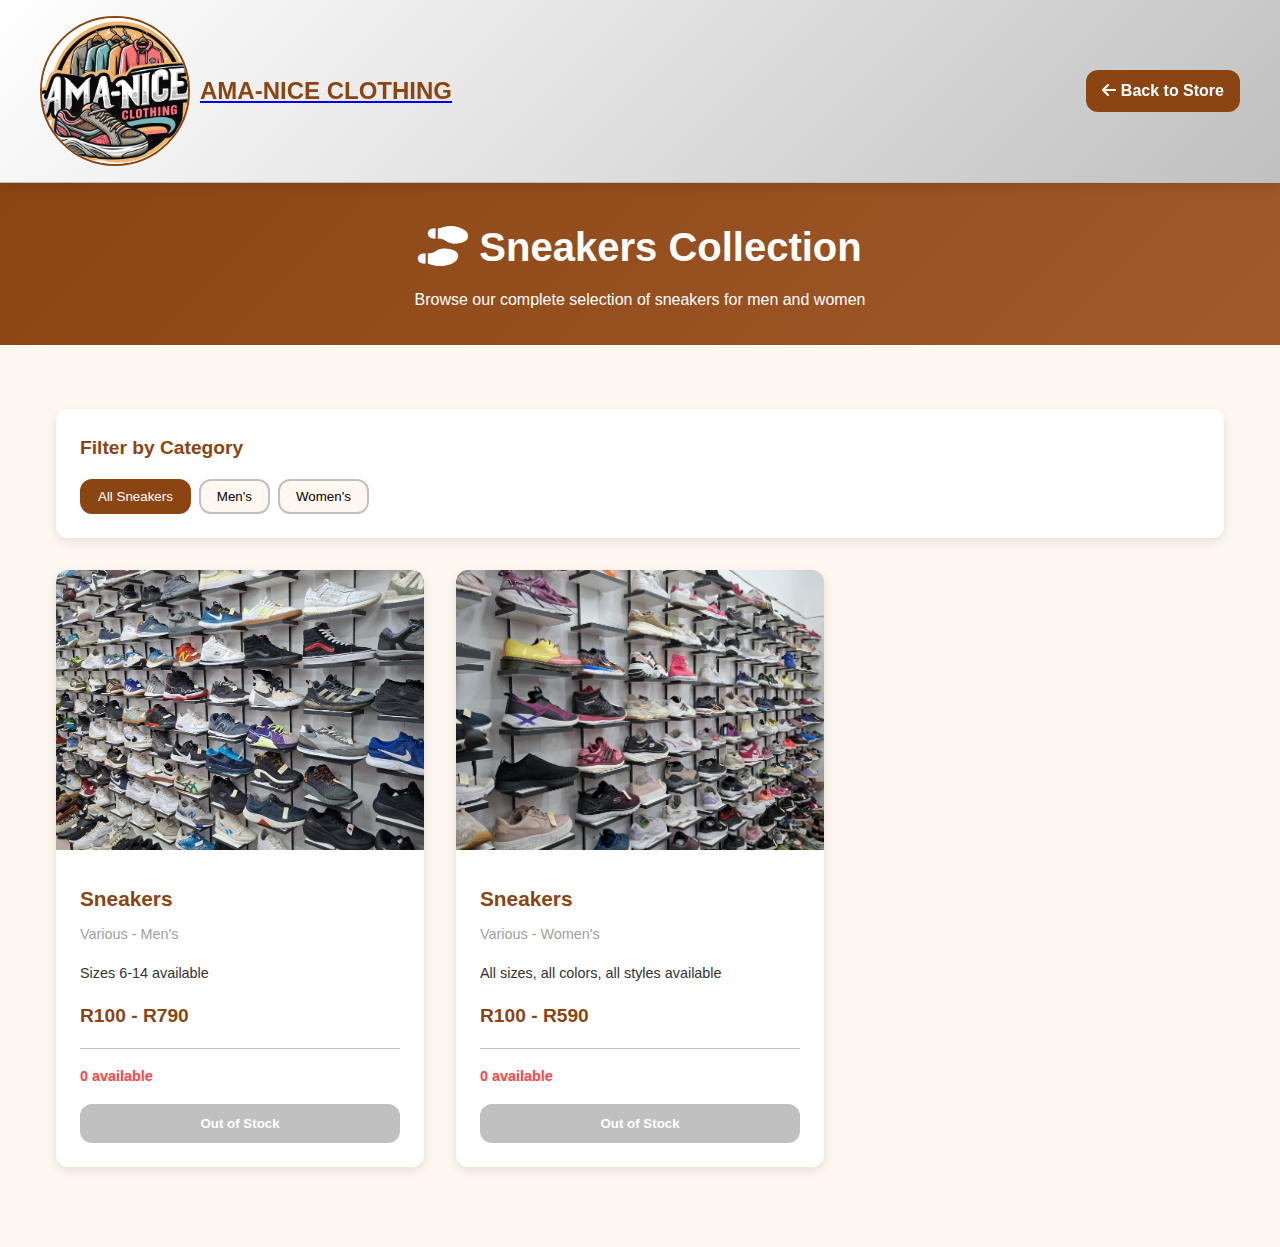
<file: sneakers.html>
<!DOCTYPE html>
<html lang="en">
<head>
    <meta charset="UTF-8">
    <meta name="viewport" content="width=device-width, initial-scale=1.0">
    <title>Sneakers - AMA-NICE CLOTHING</title>
    <link rel="stylesheet" href="https://cdnjs.cloudflare.com/ajax/libs/font-awesome/6.4.0/css/all.min.css">
    <link rel="stylesheet" href="styles/common.css">
    <style>
        body {
            background-color: var(--cream);
        }

        /* Header - Same as index.html */
        header {
            background: linear-gradient(135deg, var(--white) 0%, var(--silver) 100%);
            color: var(--dark);
            padding: 1rem;
            position: sticky;
            top: 0;
            z-index: 100;
            box-shadow: var(--shadow);
            border-bottom: 1px solid var(--silver);
        }

        .header-container {
            max-width: 1200px;
            margin: 0 auto;
            display: flex;
            justify-content: space-between;
            align-items: center;
        }

        .logo {
            display: flex;
            align-items: center;
            gap: 10px;
            cursor: pointer;
            transition: opacity 0.3s;
        }

        .logo:hover {
            opacity: 0.8;
        }

        .logo-img {
            width: 150px;
            height: 150px;
            border-radius: 50%;
            object-fit: cover;
            border: 2px solid var(--accent);
        }

        .logo-text {
            font-size: 1.5rem;
            font-weight: bold;
            color: var(--accent);
        }

        .back-btn {
            padding: 0.5rem 1rem;
            background: var(--accent);
            color: white;
            text-decoration: none;
            border-radius: var(--radius);
            font-weight: bold;
            transition: transform 0.3s;
        }

        .back-btn:hover {
            transform: translateY(-2px);
        }

        /* Page Title */
        .page-title {
            text-align: center;
            padding: 2rem 1rem;
            background: linear-gradient(135deg, var(--accent), var(--accent-dark));
            color: white;
            margin-bottom: 2rem;
        }

        .page-title h1 {
            font-size: 2.5rem;
            margin-bottom: 0.5rem;
        }

        /* Sneakers Grid */
        .sneakers-container {
            max-width: 1200px;
            margin: 0 auto;
            padding: 2rem 1rem;
        }

        .sneakers-grid {
            display: grid;
            grid-template-columns: repeat(auto-fill, minmax(280px, 1fr));
            gap: 2rem;
            margin-bottom: 3rem;
        }

        .sneaker-card {
            background: var(--white);
            border-radius: var(--radius);
            overflow: hidden;
            box-shadow: var(--shadow);
            transition: transform 0.3s, box-shadow 0.3s;
            cursor: pointer;
        }

        .sneaker-card:hover {
            transform: translateY(-5px);
            box-shadow: 0 6px 20px rgba(0,0,0,0.15);
        }

        .sneaker-image {
            width: 100%;
            height: 280px;
            object-fit: cover;
        }

        .sneaker-info {
            padding: 1.5rem;
        }

        .sneaker-title {
            font-size: 1.3rem;
            color: var(--accent);
            margin-bottom: 0.5rem;
            font-weight: bold;
        }

        .sneaker-brand {
            color: var(--dark-silver);
            font-size: 0.9rem;
            margin-bottom: 0.5rem;
        }

        .sneaker-details {
            margin: 1rem 0;
            font-size: 0.9rem;
            color: var(--dark);
        }

        .sneaker-price {
            font-size: 1.2rem;
            font-weight: bold;
            color: var(--accent);
            margin: 1rem 0;
        }

        .sneaker-stock {
            display: flex;
            justify-content: space-between;
            align-items: center;
            margin-top: 1rem;
            padding-top: 1rem;
            border-top: 1px solid var(--silver);
        }

        .stock-info {
            font-size: 0.9rem;
            color: var(--dark);
        }

        .stock-available {
            color: #25A525;
            font-weight: bold;
        }

        .stock-low {
            color: #ff8800;
            font-weight: bold;
        }

        .stock-out {
            color: #ff4444;
            font-weight: bold;
        }

        .add-to-cart-btn {
            background: var(--accent);
            color: white;
            border: none;
            padding: 0.75rem 1.5rem;
            border-radius: var(--radius);
            cursor: pointer;
            font-weight: bold;
            width: 100%;
            margin-top: 1rem;
            transition: background-color 0.3s;
        }

        .add-to-cart-btn:hover {
            background: var(--accent-dark);
        }

        .add-to-cart-btn:disabled {
            background: var(--silver);
            cursor: not-allowed;
        }

        .empty-message {
            text-align: center;
            padding: 4rem 2rem;
            color: var(--dark-silver);
            font-size: 1.2rem;
        }

        /* Filter Section */
        .filter-section {
            background: var(--white);
            padding: 1.5rem;
            border-radius: var(--radius);
            box-shadow: var(--shadow);
            margin-bottom: 2rem;
        }

        .filter-title {
            font-size: 1.2rem;
            color: var(--accent);
            margin-bottom: 1rem;
        }

        .filter-buttons {
            display: flex;
            flex-wrap: wrap;
            gap: 0.5rem;
        }

        .filter-btn {
            padding: 0.5rem 1rem;
            background: var(--cream);
            border: 2px solid var(--silver);
            border-radius: var(--radius);
            cursor: pointer;
            transition: all 0.3s;
        }

        .filter-btn.active {
            background: var(--accent);
            color: white;
            border-color: var(--accent);
        }

        @media (max-width: 768px) {
            .sneakers-grid {
                grid-template-columns: repeat(auto-fill, minmax(200px, 1fr));
                gap: 1rem;
            }

            .sneaker-image {
                height: 200px;
            }

            .logo-img {
                width: 100px;
                height: 100px;
            }
        }
    </style>
</head>
<body>
    <header>
        <div class="header-container">
            <a href="index.html" class="logo" id="logoArea">
                <img src="Assets/logo.png" alt="AMA-NICE CLOTHING Logo" class="logo-img" id="logoImage">
                <div class="logo-text">AMA-NICE CLOTHING</div>
            </a>
            <a href="index.html" class="back-btn">
                <i class="fas fa-arrow-left"></i> Back to Store
            </a>
        </div>
    </header>

    <div class="page-title">
        <h1><i class="fas fa-shoe-prints"></i> Sneakers Collection</h1>
        <p>Browse our complete selection of sneakers for men and women</p>
    </div>

    <div class="sneakers-container">
        <div class="filter-section">
            <h3 class="filter-title">Filter by Category</h3>
            <div class="filter-buttons">
                <button class="filter-btn active" data-filter="all">All Sneakers</button>
                <button class="filter-btn" data-filter="men">Men's</button>
                <button class="filter-btn" data-filter="women">Women's</button>
            </div>
        </div>

        <div id="sneakersGrid" class="sneakers-grid">
            <!-- Sneakers will be loaded here -->
        </div>
    </div>

    <script src="scripts/productManager.js"></script>
    <script src="scripts/cart.js"></script>
    <script>
        // Load and display sneakers
        const productManager = new ProductManager();
        let allSneakers = [];
        let currentFilter = 'all';

        async function loadSneakers() {
            await productManager.loadDefaultProducts();
            const allProducts = productManager.getFilteredProducts();
            
            // Filter only sneakers
            allSneakers = allProducts.filter(p => 
                p.isShoe === true || 
                (p.type && (p.type.toLowerCase().includes('sneaker') || 
                           p.type.toLowerCase().includes('sneakers') ||
                           p.type.toLowerCase().includes('takkies')))
            );

            displaySneakers(allSneakers);
        }

        function displaySneakers(sneakers) {
            const grid = document.getElementById('sneakersGrid');
            
            if (sneakers.length === 0) {
                grid.innerHTML = '<div class="empty-message">No sneakers available yet. Check back soon!</div>';
                return;
            }

            // Filter by category if needed
            let filteredSneakers = sneakers;
            if (currentFilter !== 'all') {
                filteredSneakers = sneakers.filter(s => s.category === currentFilter);
            }

            if (filteredSneakers.length === 0) {
                grid.innerHTML = '<div class="empty-message">No sneakers in this category.</div>';
                return;
            }

            grid.innerHTML = filteredSneakers.map(sneaker => {
                // Get stock info
                let stockInfo = '';
                let stockCount = 0;
                let stockClass = 'stock-out';

                if (sneaker.shoeSizes && sneaker.shoeSizes.length > 0) {
                    stockCount = sneaker.shoeSizes.reduce((sum, size) => sum + (size.qty || 0), 0);
                    const sizes = sneaker.shoeSizes.map(s => `Size ${s.size}: ${s.qty}`).join(', ');
                    stockInfo = sizes;
                } else {
                    stockCount = sneaker.stockQuantity || 0;
                    stockInfo = `${stockCount} available`;
                }

                if (stockCount > 10) stockClass = 'stock-available';
                else if (stockCount > 0) stockClass = 'stock-low';

                const priceDisplay = sneaker.priceRange || (sneaker.price ? `R${sneaker.price.toFixed(2)}` : 'Price on request');
                const brand = sneaker.shoeBrand || 'Various';
                const category = sneaker.category === 'men' ? "Men's" : sneaker.category === 'women' ? "Women's" : '';

                return `
                    <div class="sneaker-card" data-category="${sneaker.category}">
                        <img src="${sneaker.image}" alt="${sneaker.type}" class="sneaker-image">
                        <div class="sneaker-info">
                            <h3 class="sneaker-title">${sneaker.type}</h3>
                            <div class="sneaker-brand">${brand} ${category ? `- ${category}` : ''}</div>
                            ${sneaker.description ? `<div class="sneaker-details">${sneaker.description}</div>` : ''}
                            <div class="sneaker-price">${priceDisplay}</div>
                            <div class="sneaker-stock">
                                <span class="stock-info ${stockClass}">${stockInfo}</span>
                            </div>
                            <button class="add-to-cart-btn" 
                                    data-name="${sneaker.type}" 
                                    data-price-range="${priceDisplay}"
                                    ${stockCount === 0 ? 'disabled' : ''}>
                                ${stockCount === 0 ? 'Out of Stock' : 'Add to Cart'}
                            </button>
                        </div>
                    </div>
                `;
            }).join('');
        }

        // Filter buttons
        document.querySelectorAll('.filter-btn').forEach(btn => {
            btn.addEventListener('click', function() {
                document.querySelectorAll('.filter-btn').forEach(b => b.classList.remove('active'));
                this.classList.add('active');
                currentFilter = this.getAttribute('data-filter');
                displaySneakers(allSneakers);
            });
        });

        // Load sneakers on page load
        loadSneakers();

        // Secret login access - tap logo 5 times
        let logoTapCount = 0;
        let logoTapTimer = null;
        const logoArea = document.getElementById('logoArea');
        const logoImage = document.getElementById('logoImage');

        if (logoArea && logoImage) {
            logoArea.addEventListener('click', function(e) {
                if (logoTapTimer) clearTimeout(logoTapTimer);
                logoTapCount++;
                logoTapTimer = setTimeout(() => { logoTapCount = 0; }, 2000);
                
                if (logoTapCount >= 5) {
                    logoTapCount = 0;
                    clearTimeout(logoTapTimer);
                    logoImage.style.transform = 'scale(1.2)';
                    logoImage.style.transition = 'transform 0.3s';
                    setTimeout(() => {
                        logoImage.style.transform = 'scale(1)';
                        window.location.href = 'login.html';
                    }, 300);
                }
            });
        }
    </script>
</body>
</html>
</file>
<file: css/style.css>
/* Common Styles - Used across all pages */
:root {
    --cream: #FFF8F0;
    --white: #FFFFFF;
    --silver: #C0C0C0;
    --dark-silver: #A0A0A0;
    --dark: #333333;
    --accent: #8B4513;
    --accent-dark: #a05a2c;
    --blue: #4285F4;
    --shadow: 0 4px 12px rgba(0,0,0,0.1);
    --shadow-lg: 0 8px 24px rgba(0,0,0,0.15);
    --shadow-xl: 0 12px 32px rgba(0,0,0,0.2);
    --shadow-hover: 0 6px 20px rgba(139, 69, 19, 0.25);
    --radius: 12px;
    --radius-lg: 16px;
    --radius-xl: 20px;
    --transition: all 0.3s ease;
    --transition-fast: all 0.2s ease;
}

* {
    margin: 0;
    padding: 0;
    box-sizing: border-box;
}

*::before,
*::after {
    box-sizing: border-box;
}

html {
    scroll-behavior: smooth;
    -webkit-font-smoothing: antialiased;
    -moz-osx-font-smoothing: grayscale;
}

body {
    font-family: 'Segoe UI', Tahoma, Geneva, Verdana, sans-serif;
    background-color: var(--cream);
    background-image: 
        radial-gradient(circle at 20% 50%, rgba(139, 69, 19, 0.03) 0%, transparent 50%),
        radial-gradient(circle at 80% 80%, rgba(192, 192, 192, 0.05) 0%, transparent 50%);
    background-attachment: fixed;
    color: var(--dark);
    line-height: 1.6;
    overflow-x: hidden;
}

/* Button Styles */
.btn {
    padding: 0.75rem 1.5rem;
    border: none;
    border-radius: var(--radius);
    cursor: pointer;
    font-weight: 600;
    font-size: 1rem;
    transition: var(--transition);
    text-decoration: none;
    display: inline-flex;
    align-items: center;
    justify-content: center;
    gap: 0.5rem;
    position: relative;
    user-select: none;
    overflow: hidden;
    box-shadow: var(--shadow);
    letter-spacing: 0.3px;
}

.btn::before {
    content: '';
    position: absolute;
    top: 50%;
    left: 50%;
    width: 0;
    height: 0;
    border-radius: 50%;
    background: rgba(255, 255, 255, 0.2);
    transform: translate(-50%, -50%);
    transition: width 0.4s, height 0.4s;
}

.btn:hover::before {
    width: 300px;
    height: 300px;
}

.btn:hover {
    transform: translateY(-2px);
    box-shadow: var(--shadow-lg);
}

.btn:active {
    transform: translateY(-1px);
    box-shadow: var(--shadow);
}

.btn-primary {
    background: linear-gradient(135deg, var(--accent) 0%, var(--accent-dark) 100%);
    color: white;
    border: 2px solid transparent;
}

.btn-primary:hover {
    background: linear-gradient(135deg, var(--accent-dark) 0%, var(--accent) 100%);
}

.btn-secondary {
    background: linear-gradient(135deg, var(--silver) 0%, var(--dark-silver) 100%);
    color: var(--dark);
    border: 2px solid var(--silver);
}

.btn-secondary:hover {
    background: linear-gradient(135deg, var(--dark-silver) 0%, var(--silver) 100%);
}

.btn-danger {
    background: linear-gradient(135deg, #ff4444 0%, #cc0000 100%);
    color: white;
}

.btn-success {
    background: linear-gradient(135deg, #25A525 0%, #1d7a1d 100%);
    color: white;
}

/* Form Styles */
.form-group {
    margin-bottom: 1.5rem;
}

.form-group label {
    display: block;
    margin-bottom: 0.5rem;
    color: var(--dark);
    font-weight: 600;
}

.form-group input,
.form-group select,
.form-group textarea {
    width: 100%;
    padding: 0.75rem;
    border: 2px solid var(--silver);
    border-radius: var(--radius);
    font-size: 1rem;
    font-family: inherit;
}

.form-group input:focus,
.form-group select:focus,
.form-group textarea:focus {
    outline: none;
    border-color: var(--accent);
}

.form-group small {
    color: #666;
    font-size: 0.9rem;
    display: block;
    margin-top: 0.25rem;
}

/* Alert Styles */
.alert {
    padding: 1rem;
    border-radius: var(--radius);
    margin-bottom: 1rem;
    display: none;
}

.alert.show {
    display: block;
}

.alert-success {
    background: #d4edda;
    color: #155724;
    border: 1px solid #c3e6cb;
}

.alert-error {
    background: #f8d7da;
    color: #721c24;
    border: 1px solid #f5c6cb;
}

.alert-info {
    background: #d1ecf1;
    color: #0c5460;
    border: 1px solid #bee5eb;
}

/* Card Styles */
.card {
    background: var(--white);
    border-radius: var(--radius-lg);
    padding: 1.5rem;
    box-shadow: var(--shadow);
    transition: var(--transition);
    border: 1px solid rgba(139, 69, 19, 0.1);
    position: relative;
    overflow: hidden;
}

.card::before {
    content: '';
    position: absolute;
    top: 0;
    left: 0;
    right: 0;
    height: 3px;
    background: linear-gradient(90deg, var(--accent), var(--accent-dark));
    transform: scaleX(0);
    transition: transform 0.3s;
}

.card:hover {
    transform: translateY(-2px);
    box-shadow: var(--shadow-lg);
}

.card:hover::before {
    transform: scaleX(1);
}

/* Modal Styles */
.modal {
    display: none;
    position: fixed;
    top: 0;
    left: 0;
    width: 100%;
    height: 100%;
    background: rgba(0,0,0,0.7);
    z-index: 1000;
    justify-content: center;
    align-items: center;
}

.modal.active {
    display: flex;
}

.modal-content {
    background: white;
    padding: 2rem;
    border-radius: var(--radius);
    max-width: 600px;
    width: 90%;
    max-height: 90vh;
    overflow-y: auto;
    box-shadow: var(--shadow);
}

.modal-header {
    display: flex;
    justify-content: space-between;
    align-items: center;
    margin-bottom: 1.5rem;
    padding-bottom: 1rem;
    border-bottom: 2px solid var(--silver);
}

.modal-header h3 {
    color: var(--accent);
    font-size: 1.5rem;
}

.close-modal {
    background: none;
    border: none;
    font-size: 1.5rem;
    cursor: pointer;
    color: var(--dark);
    transition: color 0.3s;
}

.close-modal:hover {
    color: var(--accent);
}

/* Loading Spinner */
.spinner {
    border: 4px solid var(--silver);
    border-top: 4px solid var(--accent);
    border-radius: 50%;
    width: 40px;
    height: 40px;
    animation: spin 1s linear infinite;
    margin: 20px auto;
}

@keyframes spin {
    0% { transform: rotate(0deg); }
    100% { transform: rotate(360deg); }
}

/* Responsive Utilities */
@media (max-width: 768px) {
    .btn {
        padding: 0.875rem 1.25rem;
        font-size: 0.95rem;
        min-height: 44px; /* Better touch target */
        width: 100%;
        max-width: 100%;
    }
    
    .modal-content {
        width: 95%;
        padding: 1.5rem;
        margin: 1rem;
        max-height: calc(100vh - 2rem);
    }
    
    .card {
        padding: 1.25rem;
        border-radius: var(--radius);
    }
    
    body {
        font-size: 15px;
    }
}

@media (max-width: 480px) {
    .btn {
        padding: 1rem 1.5rem;
        font-size: 1rem;
        min-height: 48px;
    }
    
    .modal-content {
        padding: 1.25rem;
        width: 98%;
        margin: 0.5rem;
        max-height: calc(100vh - 1rem);
    }
    
    .card {
        padding: 1rem;
    }
}

/* Smooth animations */
@keyframes fadeIn {
    from {
        opacity: 0;
        transform: translateY(10px);
    }
    to {
        opacity: 1;
        transform: translateY(0);
    }
}

@keyframes slideIn {
    from {
        opacity: 0;
        transform: translateX(-10px);
    }
    to {
        opacity: 1;
        transform: translateX(0);
    }
}

.fade-in {
    animation: fadeIn 0.4s ease-out;
}

.slide-in {
    animation: slideIn 0.3s ease-out;
}

/* Improved focus styles for accessibility */
*:focus-visible {
    outline: 2px solid var(--accent);
    outline-offset: 2px;
    border-radius: 4px;
}

/* Better scrollbar */
::-webkit-scrollbar {
    width: 10px;
    height: 10px;
}

::-webkit-scrollbar-track {
    background: var(--cream);
}

::-webkit-scrollbar-thumb {
    background: var(--accent);
    border-radius: 5px;
}

::-webkit-scrollbar-thumb:hover {
    background: var(--accent-dark);
}
</file>
<file: styles/common.css>
/* Common Styles - Used across all pages */
:root {
    --cream: #FFF8F0;
    --white: #FFFFFF;
    --silver: #C0C0C0;
    --dark-silver: #A0A0A0;
    --dark: #333333;
    --accent: #8B4513;
    --accent-dark: #a05a2c;
    --blue: #4285F4;
    --shadow: 0 4px 12px rgba(0,0,0,0.1);
    --radius: 12px;
}

* {
    margin: 0;
    padding: 0;
    box-sizing: border-box;
}

body {
    font-family: 'Segoe UI', Tahoma, Geneva, Verdana, sans-serif;
    background-color: var(--cream);
    color: var(--dark);
    line-height: 1.6;
}

/* Button Styles */
.btn {
    padding: 0.5rem 1rem;
    border: none;
    border-radius: var(--radius);
    cursor: pointer;
    font-weight: bold;
    transition: transform 0.3s, box-shadow 0.3s;
    text-decoration: none;
    display: inline-block;
    font-size: 1rem;
}

.btn:hover {
    transform: translateY(-2px);
    box-shadow: var(--shadow);
}

.btn-primary {
    background: linear-gradient(135deg, var(--accent), var(--accent-dark));
    color: white;
}

.btn-secondary {
    background: var(--silver);
    color: var(--dark);
}

.btn-danger {
    background: #ff4444;
    color: white;
}

.btn-success {
    background: #25A525;
    color: white;
}

/* Form Styles */
.form-group {
    margin-bottom: 1.5rem;
}

.form-group label {
    display: block;
    margin-bottom: 0.5rem;
    color: var(--dark);
    font-weight: 600;
}

.form-group input,
.form-group select,
.form-group textarea {
    width: 100%;
    padding: 0.75rem;
    border: 2px solid var(--silver);
    border-radius: var(--radius);
    font-size: 1rem;
    font-family: inherit;
}

.form-group input:focus,
.form-group select:focus,
.form-group textarea:focus {
    outline: none;
    border-color: var(--accent);
}

.form-group small {
    color: #666;
    font-size: 0.9rem;
    display: block;
    margin-top: 0.25rem;
}

/* Alert Styles */
.alert {
    padding: 1rem;
    border-radius: var(--radius);
    margin-bottom: 1rem;
    display: none;
}

.alert.show {
    display: block;
}

.alert-success {
    background: #d4edda;
    color: #155724;
    border: 1px solid #c3e6cb;
}

.alert-error {
    background: #f8d7da;
    color: #721c24;
    border: 1px solid #f5c6cb;
}

.alert-info {
    background: #d1ecf1;
    color: #0c5460;
    border: 1px solid #bee5eb;
}

/* Card Styles */
.card {
    background: var(--white);
    border-radius: var(--radius);
    padding: 1.5rem;
    box-shadow: var(--shadow);
}

/* Modal Styles */
.modal {
    display: none;
    position: fixed;
    top: 0;
    left: 0;
    width: 100%;
    height: 100%;
    background: rgba(0,0,0,0.7);
    z-index: 1000;
    justify-content: center;
    align-items: center;
}

.modal.active {
    display: flex;
}

.modal-content {
    background: white;
    padding: 2rem;
    border-radius: var(--radius);
    max-width: 600px;
    width: 90%;
    max-height: 90vh;
    overflow-y: auto;
    box-shadow: var(--shadow);
}

.modal-header {
    display: flex;
    justify-content: space-between;
    align-items: center;
    margin-bottom: 1.5rem;
    padding-bottom: 1rem;
    border-bottom: 2px solid var(--silver);
}

.modal-header h3 {
    color: var(--accent);
    font-size: 1.5rem;
}

.close-modal {
    background: none;
    border: none;
    font-size: 1.5rem;
    cursor: pointer;
    color: var(--dark);
    transition: color 0.3s;
}

.close-modal:hover {
    color: var(--accent);
}

/* Loading Spinner */
.spinner {
    border: 4px solid var(--silver);
    border-top: 4px solid var(--accent);
    border-radius: 50%;
    width: 40px;
    height: 40px;
    animation: spin 1s linear infinite;
    margin: 20px auto;
}

@keyframes spin {
    0% { transform: rotate(0deg); }
    100% { transform: rotate(360deg); }
}

/* Responsive Utilities */
@media (max-width: 768px) {
    .btn {
        padding: 0.75rem 1rem;
        font-size: 0.9rem;
    }
    
    .modal-content {
        width: 95%;
        padding: 1.5rem;
    }
}
</file>
